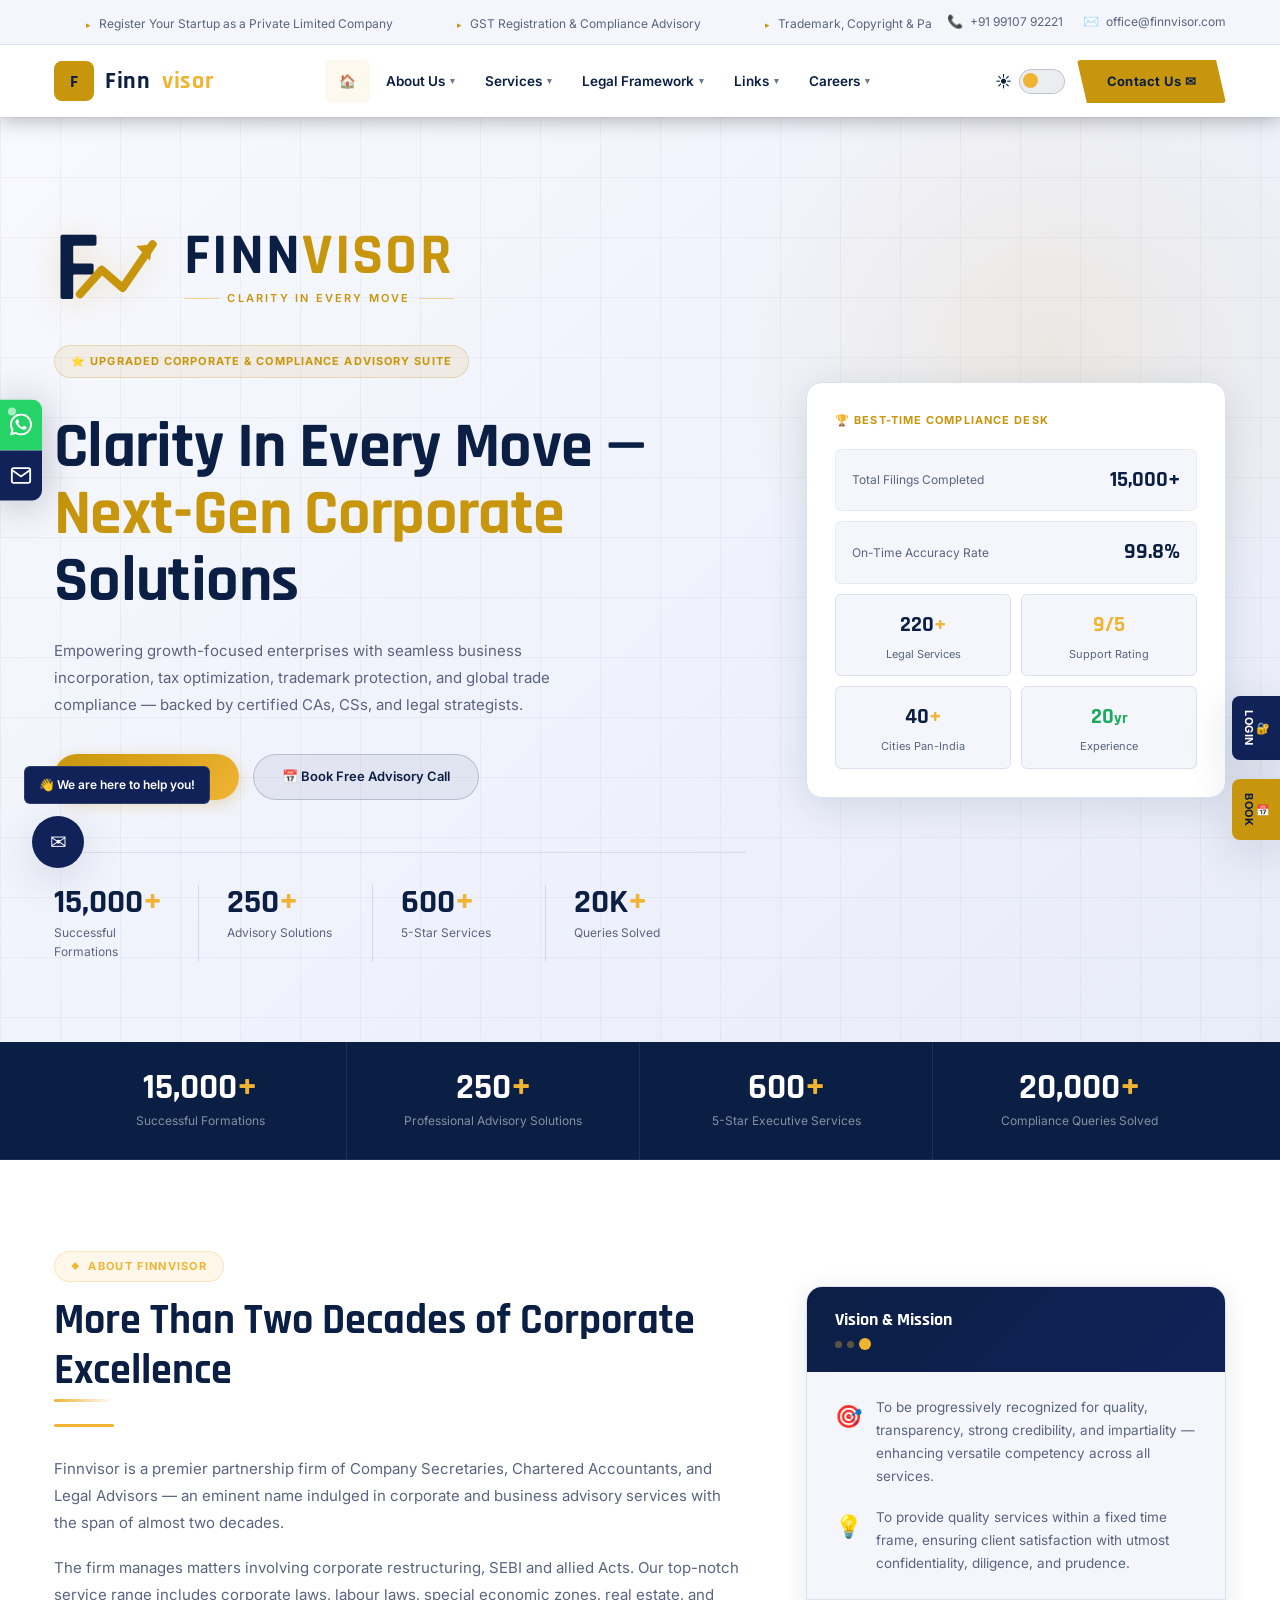
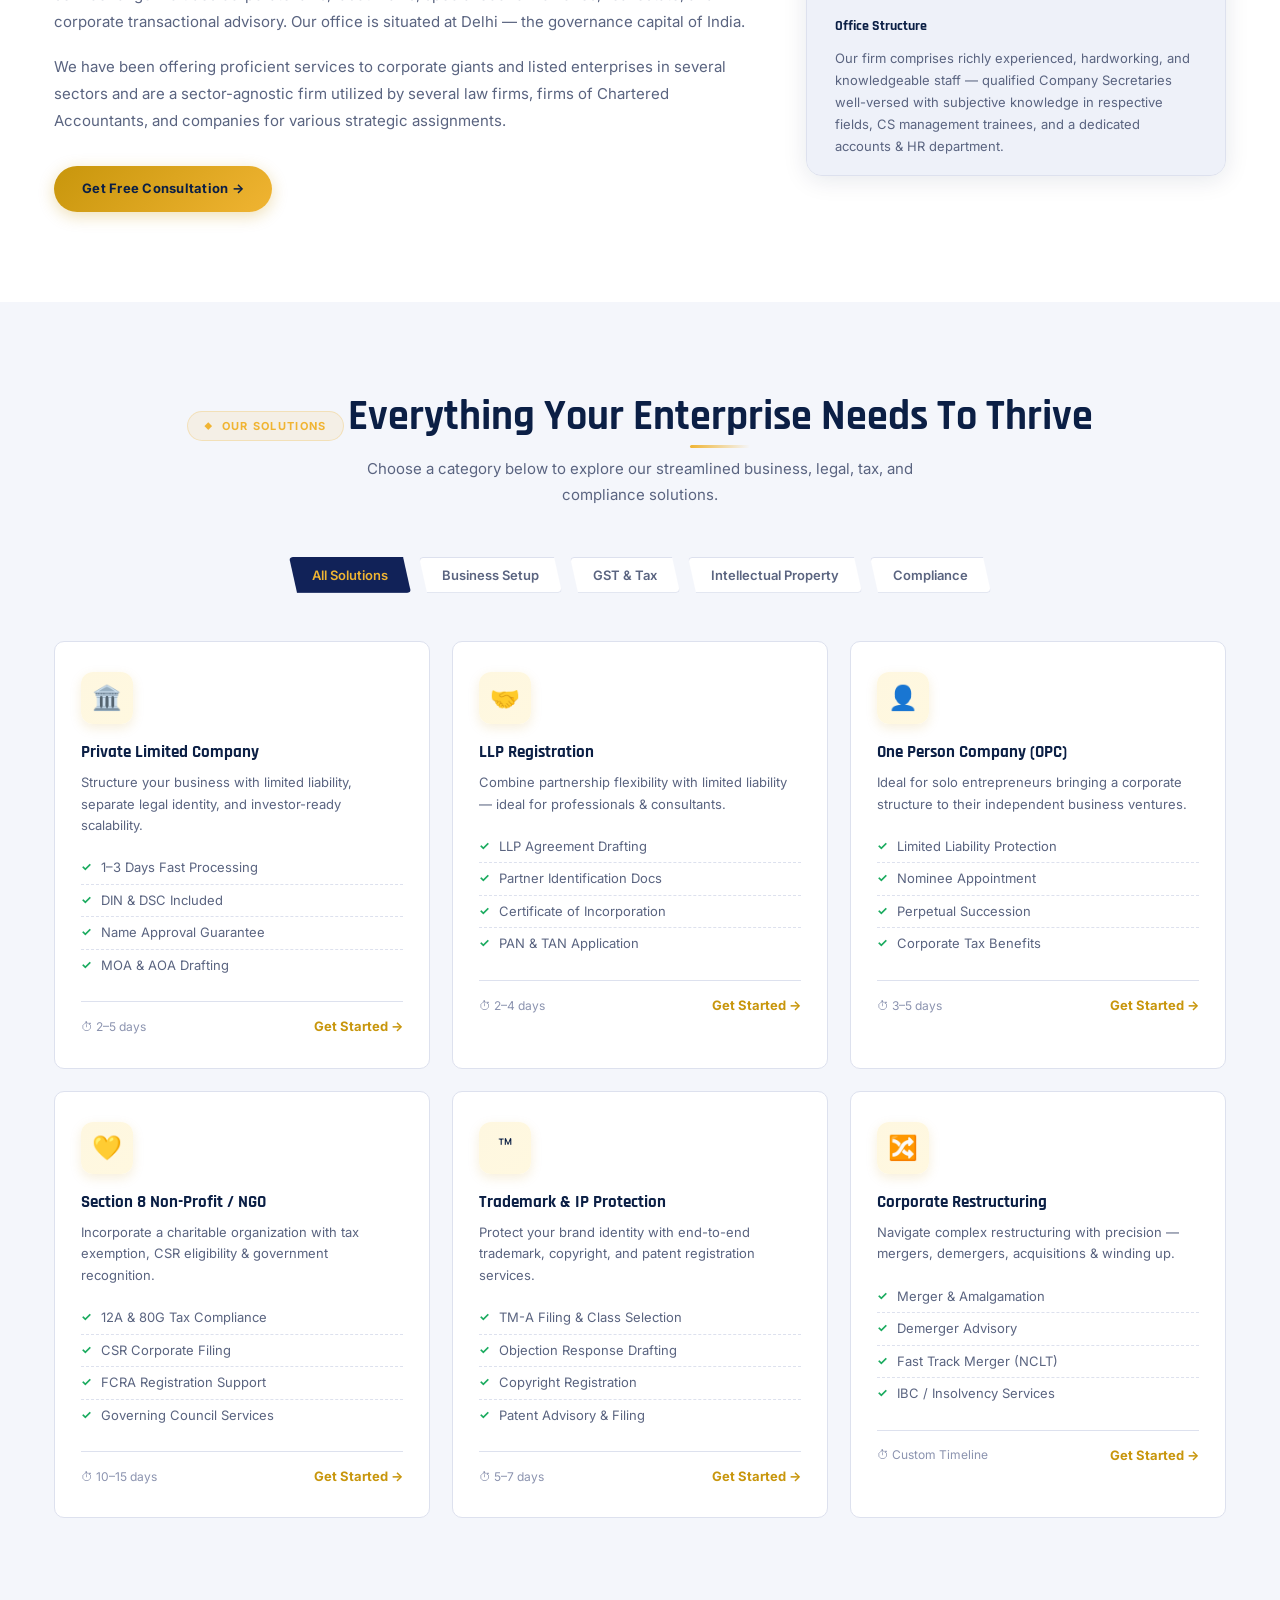
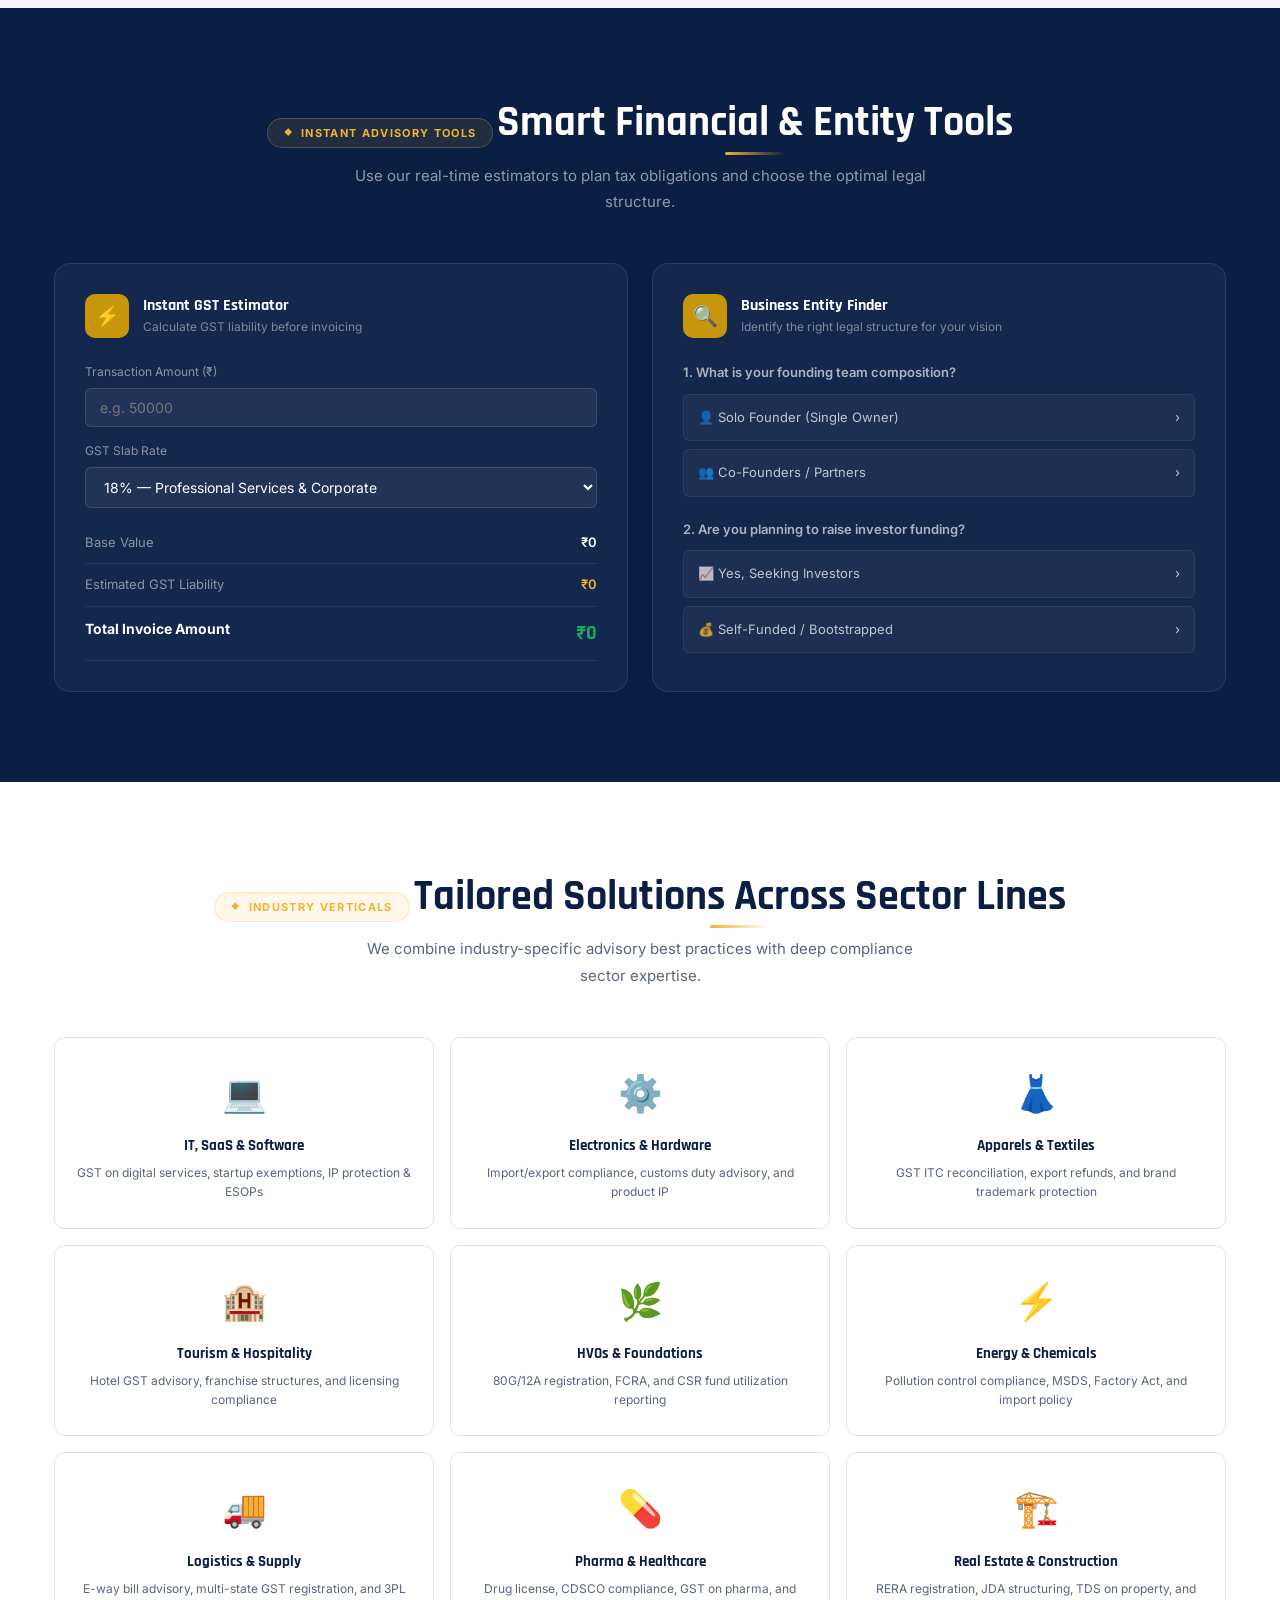
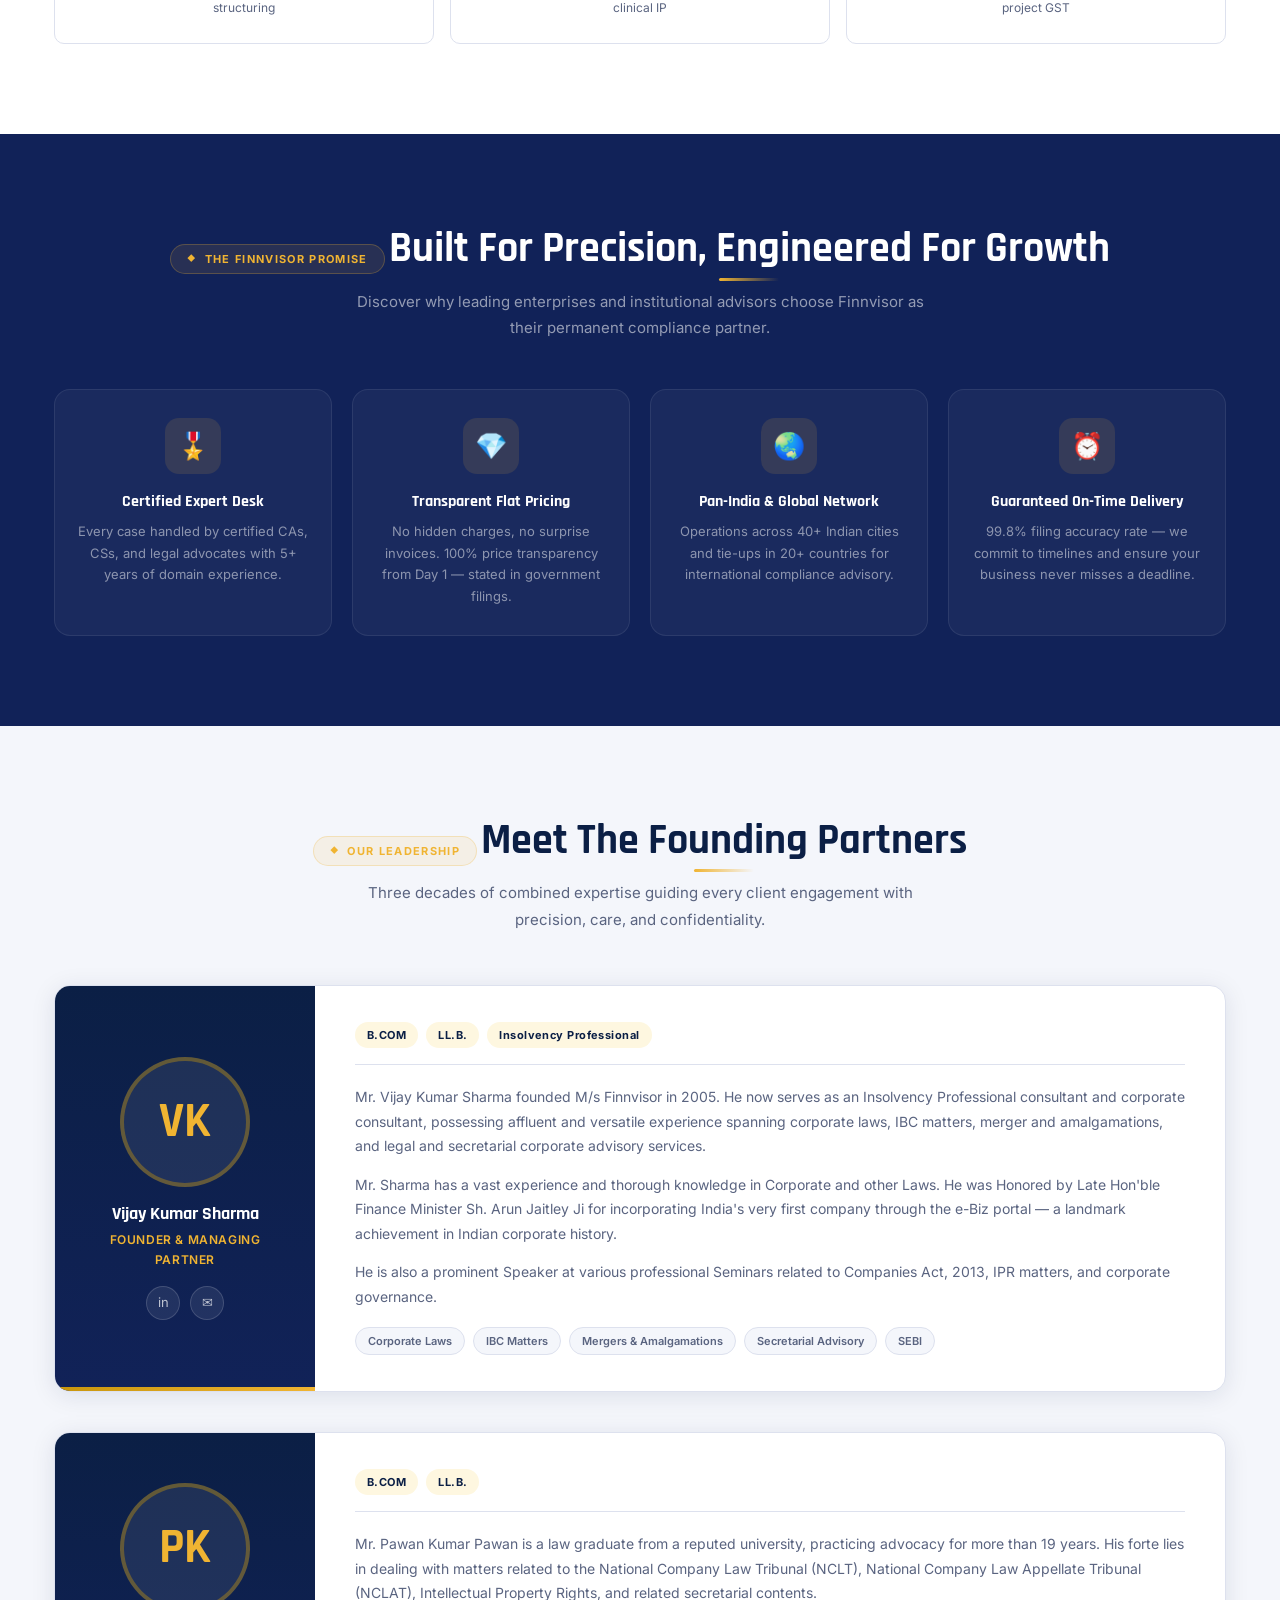
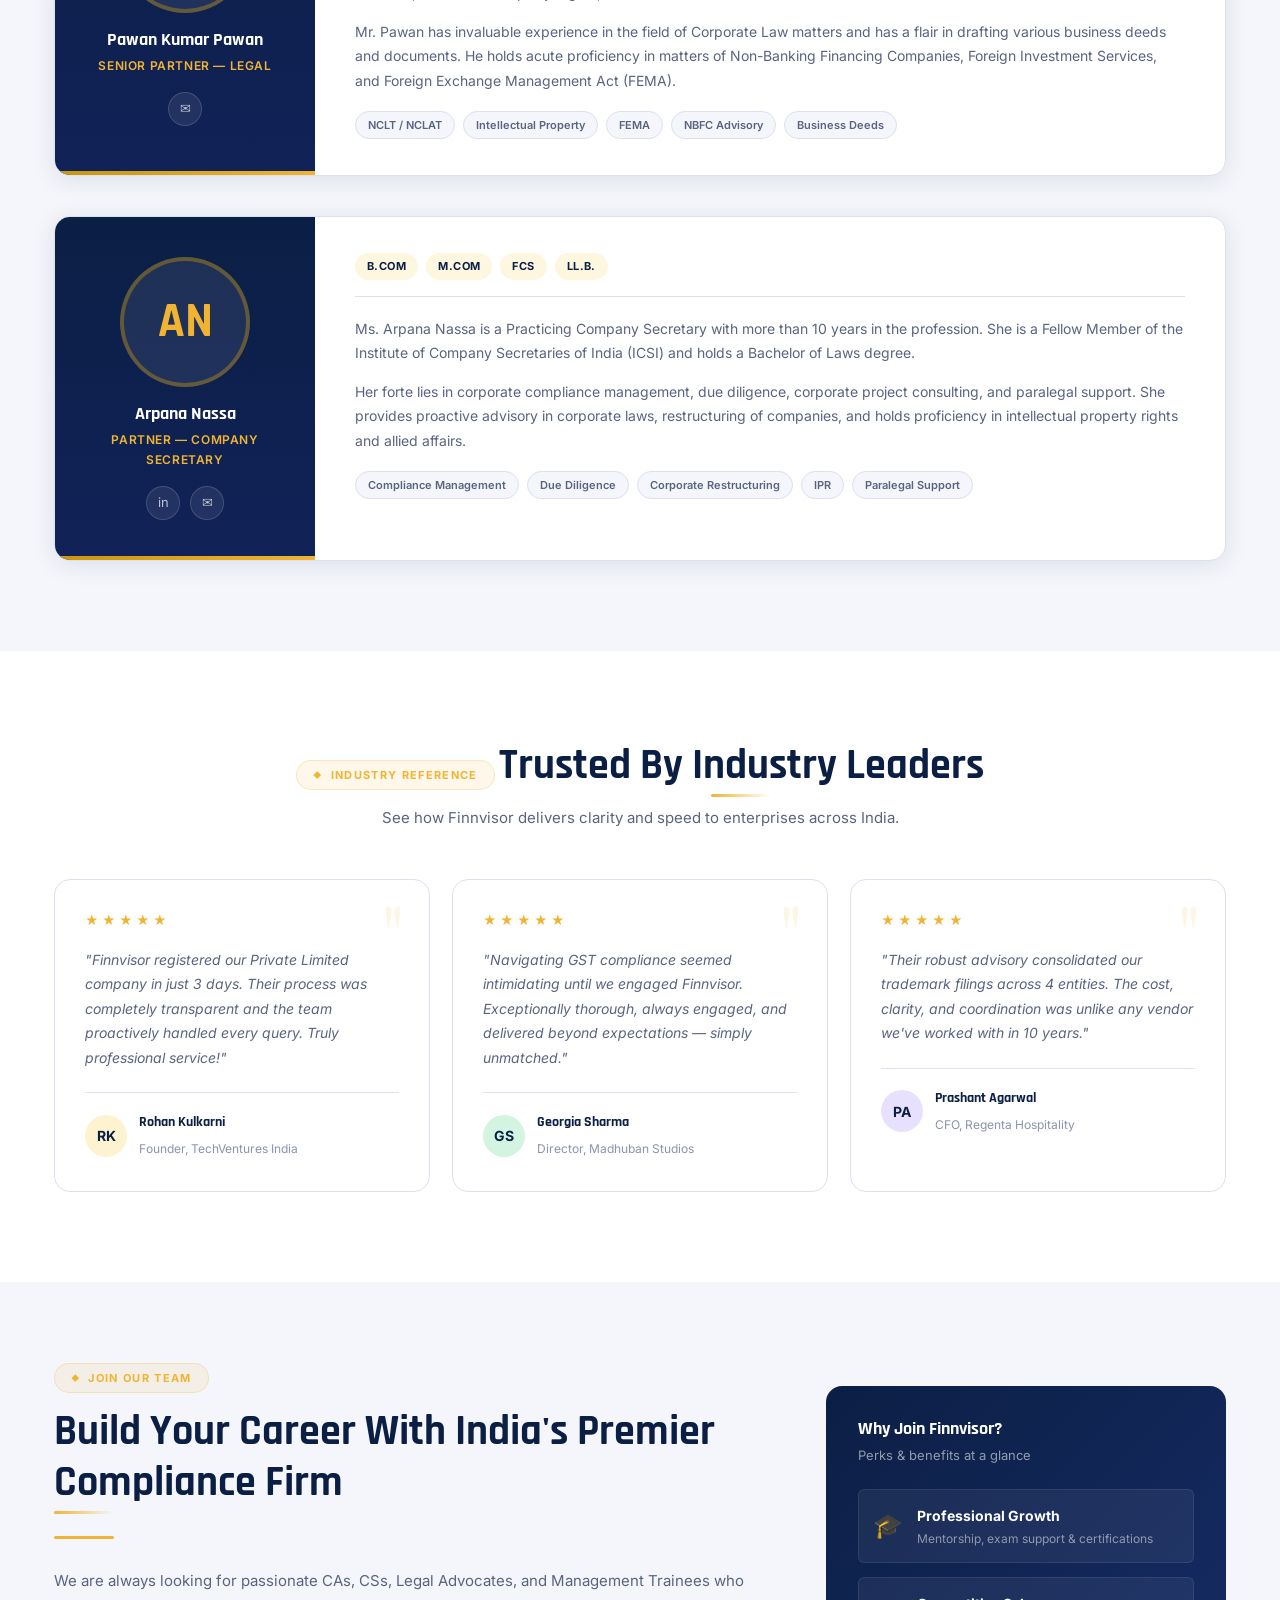
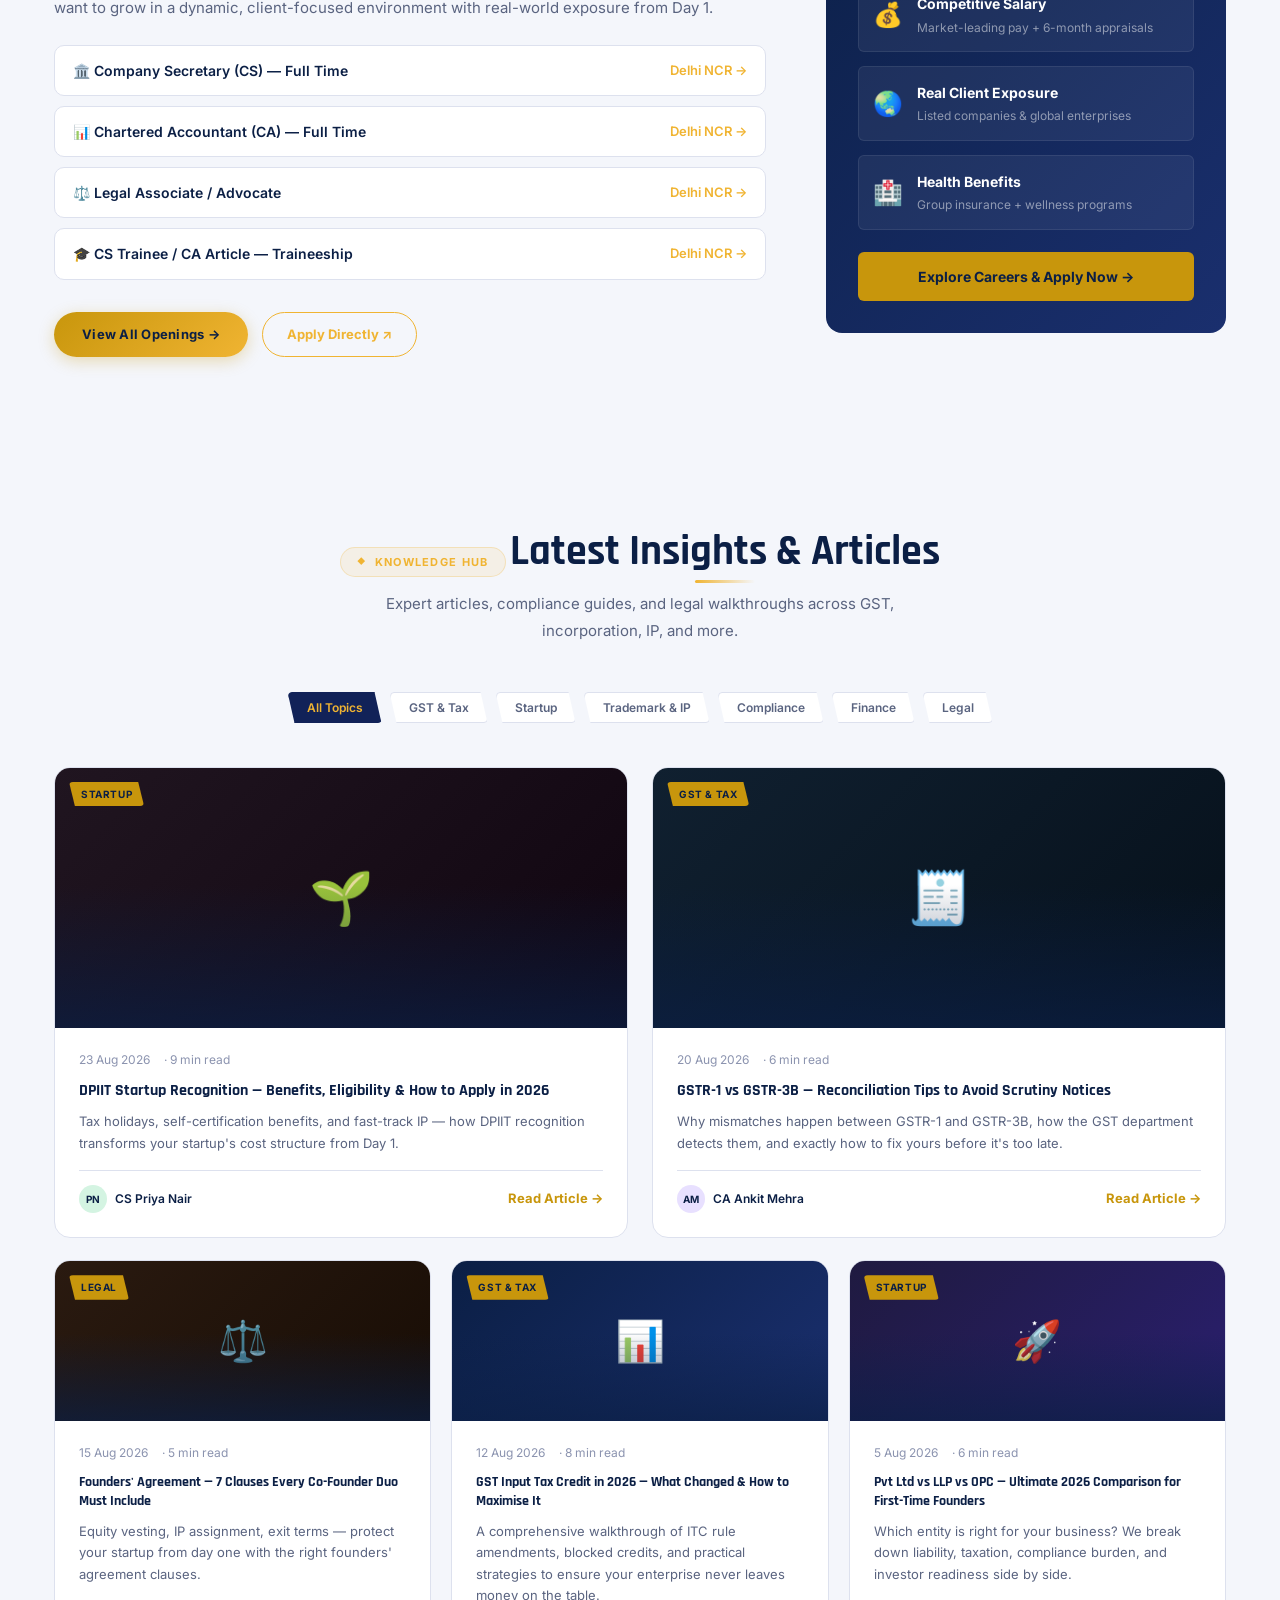
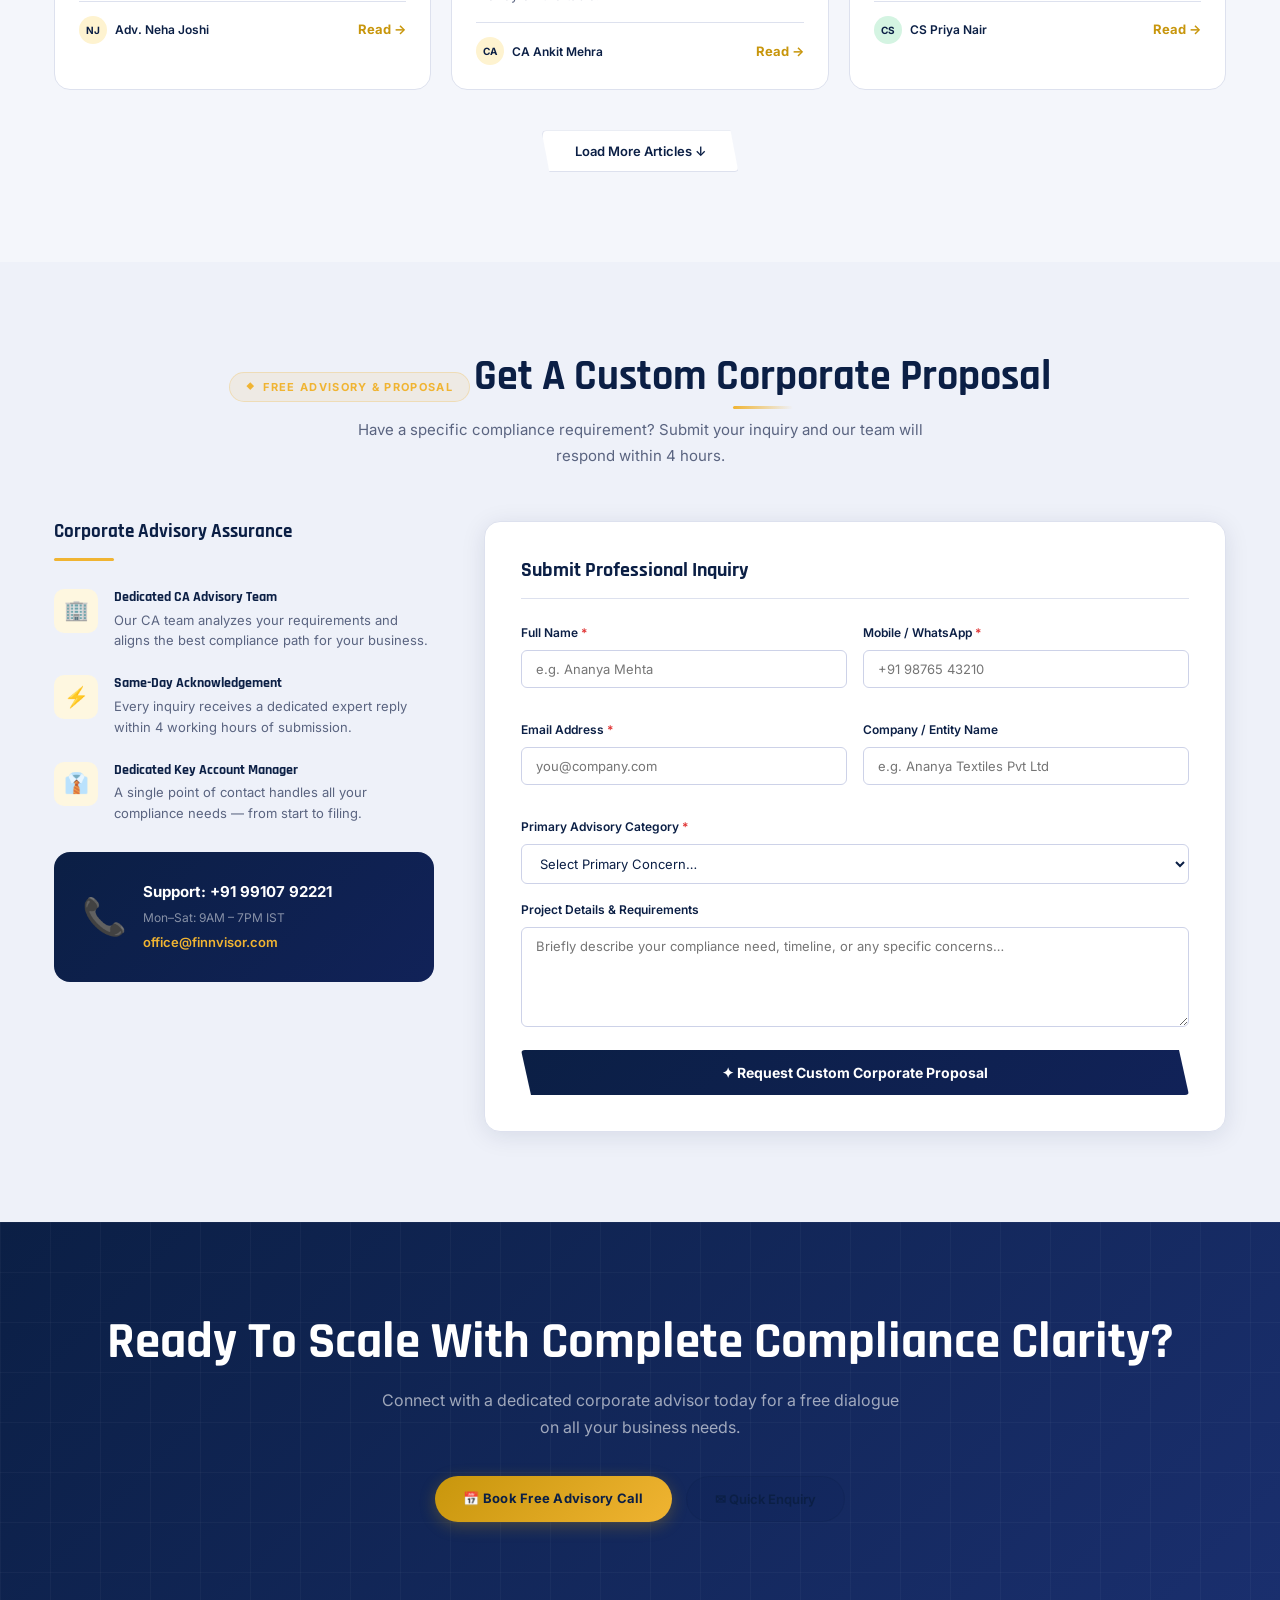
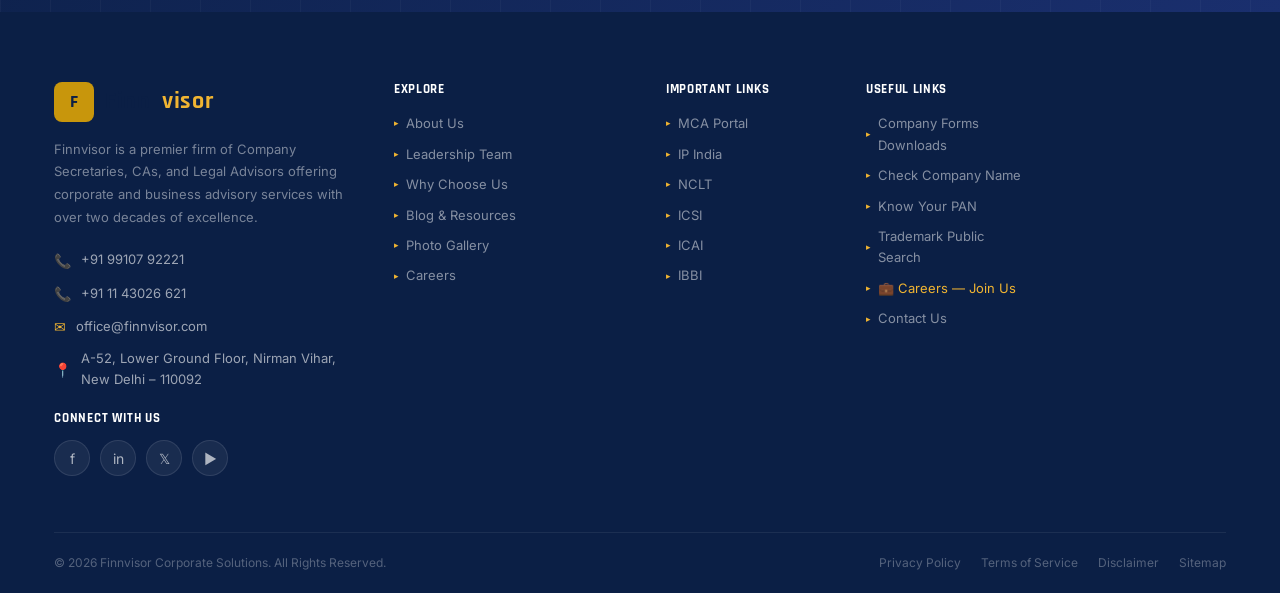
<file: index.html>
<!DOCTYPE html>
<html lang="en" data-theme="light">
<head>
  <meta charset="UTF-8" />
  <meta name="viewport" content="width=device-width, initial-scale=1.0"/>
  <title>Finnvisor – Clarity In Every Move | Next-Gen Corporate Solutions</title>
  <meta name="description" content="Finnvisor offers seamless business incorporation, GST compliance, trademark protection, and corporate advisory services across India."/>
  <meta name="keywords" content="company registration india, gst compliance, trademark, corporate advisory, finnvisor"/>
  <link rel="stylesheet" href="style.css"/>
  <link rel="stylesheet" href="responsive.css"/>
</head>
<body>

<!-- ═══════════════════════════════════════════════
     TOP BAR — marquee + contacts
═══════════════════════════════════════════════ -->
<div class="topbar">
  <div class="container topbar-inner">
    <div class="topbar-marquee">
      <div style="overflow:hidden; width:100%;">
        <div class="marquee-track">
          <span class="marquee-item">Register Your Startup as a Private Limited Company</span>
          <span class="marquee-item">GST Registration &amp; Compliance Advisory</span>
          <span class="marquee-item">Trademark, Copyright &amp; Patent Protection</span>
          <span class="marquee-item">Corporate Restructuring — Mergers, Demergers &amp; Acquisitions</span>
          <span class="marquee-item">Secretarial Audits &amp; ROC Filings</span>
          <span class="marquee-item">LLP Formation &amp; Conversion Services</span>
          <span class="marquee-item">IBC — Insolvency &amp; Bankruptcy Advisory</span>
          <span class="marquee-item">FCRA Registration for NGOs &amp; Non-Profits</span>
          <span class="marquee-item">Section 8 Company &amp; NGO Registration</span>
          <span class="marquee-item">DPIIT Startup Recognition — Tax Holidays &amp; Benefits</span>
          <span class="marquee-item">Register Your Startup as a Private Limited Company</span>
          <span class="marquee-item">GST Registration &amp; Compliance Advisory</span>
          <span class="marquee-item">Trademark, Copyright &amp; Patent Protection</span>
          <span class="marquee-item">Corporate Restructuring — Mergers, Demergers &amp; Acquisitions</span>
          <span class="marquee-item">Secretarial Audits &amp; ROC Filings</span>
          <span class="marquee-item">LLP Formation &amp; Conversion Services</span>
          <span class="marquee-item">IBC — Insolvency &amp; Bankruptcy Advisory</span>
          <span class="marquee-item">FCRA Registration for NGOs &amp; Non-Profits</span>
        </div>
      </div>
    </div>
    <div class="topbar-contacts">
      <div class="topbar-contact-item">
        <span class="tci">📞</span>
        <a href="tel:+919910792221">+91 99107 92221</a>
      </div>
      <div class="topbar-contact-item">
        <span class="tci">✉️</span>
        <a href="mailto:office@finnvisor.com">office@finnvisor.com</a>
      </div>
    </div>
  </div>
</div>

<!-- ═══════════════════════════════════════════════
     MAIN NAV
═══════════════════════════════════════════════ -->
<nav class="main-nav">
  <div class="container nav-inner">

    <!-- Logo -->
    <a href="#" class="nav-logo">
      <div class="logo-badge">F</div>
      Finn<span>visor</span>
    </a>

    <!-- Menu -->
    <ul class="nav-menu">
      <li class="active"><a href="#">🏠</a></li>

      <li>
        <a href="#about">About Us <span class="arrow">▾</span></a>
        <ul class="dropdown">
          <li><a href="#about">Company</a></li>
          <li><a href="#team">Our Leadership</a></li>
          <li><a href="#why">Why Choose Us</a></li>
        </ul>
      </li>

      <li>
        <a href="#services">Services <span class="arrow">▾</span></a>
        <ul class="dropdown">
          <li class="has-sub">
            <a href="#">Company Registration <span class="sub-arrow-r">›</span></a>
            <ul class="sub-dropdown">
              <li><a href="#contact">Private Limited Company</a></li>
              <li><a href="#contact">One Person Company (OPC)</a></li>
              <li><a href="#contact">LLP Registration</a></li>
              <li><a href="#contact">Public Limited Company</a></li>
              <li><a href="#contact">Section 8 / NGO</a></li>
              <li><a href="#contact">Foreign Company</a></li>
            </ul>
          </li>
          <li class="has-sub">
            <a href="#">GST &amp; Tax <span class="sub-arrow-r">›</span></a>
            <ul class="sub-dropdown">
              <li><a href="#contact">GST Registration</a></li>
              <li><a href="#contact">GST Returns Filing</a></li>
              <li><a href="#contact">Income Tax Filing</a></li>
              <li><a href="#contact">TDS Compliance</a></li>
            </ul>
          </li>
          <li class="has-sub">
            <a href="#">Intellectual Property <span class="sub-arrow-r">›</span></a>
            <ul class="sub-dropdown">
              <li><a href="#contact">Trademark Registration</a></li>
              <li><a href="#contact">Copyright Filing</a></li>
              <li><a href="#contact">Patent Advisory</a></li>
            </ul>
          </li>
          <li class="has-sub">
            <a href="#">Corporate Restructuring <span class="sub-arrow-r">›</span></a>
            <ul class="sub-dropdown">
              <li><a href="#contact">Merger &amp; Amalgamation</a></li>
              <li><a href="#contact">Demerger</a></li>
              <li><a href="#contact">Acquisition Advisory</a></li>
            </ul>
          </li>
          <li><a href="#contact">Secretarial Audit</a></li>
          <li><a href="#contact">FCRA Registration</a></li>
          <li><a href="#contact">MSME / Udyam</a></li>
        </ul>
      </li>

      <li>
        <a href="#">Legal Framework <span class="arrow">▾</span></a>
        <ul class="dropdown">
          <li><a href="#">Companies Act 2013</a></li>
          <li><a href="#">IBC 2016</a></li>
          <li><a href="#">FEMA</a></li>
          <li><a href="#">SEBI Regulations</a></li>
          <li><a href="#">IPR Acts</a></li>
        </ul>
      </li>

      <li>
        <a href="#">Links <span class="arrow">▾</span></a>
        <ul class="dropdown">
          <li><a href="https://www.mca.gov.in" target="_blank">MCA Portal</a></li>
          <li><a href="https://ipindia.gov.in" target="_blank">IP India</a></li>
          <li><a href="https://fcraonline.nic.in" target="_blank">FCRA Online</a></li>
          <li><a href="https://www.icsi.edu" target="_blank">ICSI</a></li>
          <li><a href="https://www.icai.org" target="_blank">ICAI</a></li>
          <li><a href="https://nclt.gov.in" target="_blank">NCLT</a></li>
        </ul>
      </li>

      <li>
        <a href="careers.html">Careers <span class="arrow">▾</span></a>
        <ul class="dropdown">
          <li><a href="careers.html#openings">Open Positions</a></li>
          <li><a href="careers.html#openings">CS Traineeship</a></li>
          <li><a href="careers.html#openings">CA Articleship</a></li>
          <li><a href="careers.html#applyForm">Apply Now →</a></li>
        </ul>
      </li>

    </ul>

    <!-- Right: toggle + CTA + Hamburger -->
    <div class="nav-right">
      <div class="theme-toggle-wrap" title="Toggle Dark / Light">
        <span class="toggle-label icon-sun">☀️</span>
        <button class="theme-toggle-btn" onclick="toggleTheme()" aria-label="Theme toggle"></button>
        <span class="toggle-label icon-moon">🌙</span>
      </div>
      <a href="#contact" class="contact-nav-btn">Contact Us ✉</a>
      <!-- Hamburger — visible on mobile only -->
      <button class="hamburger" id="hamburgerBtn" aria-label="Open menu" onclick="openMobileNav()">
        <span></span><span></span><span></span>
      </button>
    </div>

  </div>
</nav>

<!-- ═══════════════════════════════════════════════
     MOBILE NAV PANEL
═══════════════════════════════════════════════ -->
<div class="mobile-nav-overlay" id="mobileNavOverlay" onclick="closeMobileNav()"></div>
<div class="mobile-nav-panel" id="mobileNavPanel">
  <div class="mobile-nav-head">
    <a href="#" class="nav-logo" onclick="closeMobileNav()" style="font-size:18px;">
      <div class="logo-badge" style="width:30px;height:30px;font-size:14px;">F</div>
      Finn<span>visor</span>
    </a>
    <button class="mobile-nav-close" onclick="closeMobileNav()">✕</button>
  </div>
  <div class="mobile-nav-links">
    <a href="#home" onclick="closeMobileNav()">🏠 Home</a>
    <div class="m-section-label">About</div>
    <div class="m-sub">
      <a href="#about" onclick="closeMobileNav()">Company Overview</a>
      <a href="#team" onclick="closeMobileNav()">Our Leadership</a>
      <a href="#why" onclick="closeMobileNav()">Why Choose Us</a>
    </div>
    <div class="m-section-label">Services</div>
    <div class="m-sub">
      <a href="#services" onclick="closeMobileNav()">Private Limited Company</a>
      <a href="#services" onclick="closeMobileNav()">LLP Registration</a>
      <a href="#services" onclick="closeMobileNav()">OPC Registration</a>
      <a href="#services" onclick="closeMobileNav()">Trademark &amp; IP</a>
      <a href="#services" onclick="closeMobileNav()">GST &amp; Tax Compliance</a>
      <a href="#services" onclick="closeMobileNav()">Corporate Restructuring</a>
      <a href="#services" onclick="closeMobileNav()">Secretarial Audit</a>
      <a href="#services" onclick="closeMobileNav()">FCRA / NGO Registration</a>
    </div>
    <div class="m-section-label">Explore</div>
    <div class="m-sub">
      <a href="#tools" onclick="closeMobileNav()">Smart Tools</a>
      <a href="#industries" onclick="closeMobileNav()">Industries We Serve</a>
      <a href="#blogs" onclick="closeMobileNav()">Blog &amp; Articles</a>
    </div>
    <div class="m-section-label">Careers</div>
    <div class="m-sub">
      <a href="careers.html#openings" onclick="closeMobileNav()">🏢 Open Positions</a>
      <a href="careers.html#applyForm" onclick="closeMobileNav()">📝 Apply Now</a>
    </div>
    <div class="m-section-label">Links</div>
    <div class="m-sub">
      <a href="https://www.mca.gov.in" target="_blank">MCA Portal ↗</a>
      <a href="https://ipindia.gov.in" target="_blank">IP India ↗</a>
      <a href="https://nclt.gov.in" target="_blank">NCLT ↗</a>
    </div>
  </div>
  <div class="mobile-nav-cta">
    <a href="#contact" class="m-btn-primary" onclick="closeMobileNav()">📅 Book Free Advisory Call</a>
    <a href="careers.html" class="m-btn-secondary" onclick="closeMobileNav()">👤 Join Our Team</a>
  </div>
  <div class="mobile-nav-contact">
    <a href="tel:+919910792221"><span class="m-contact-icon">📞</span> +91 99107 92221</a>
    <a href="mailto:office@finnvisor.com"><span class="m-contact-icon">✉</span> office@finnvisor.com</a>
  </div>
</div>

<!-- ═══════════════════════════════════════════════
     HERO
═══════════════════════════════════════════════ -->
<section class="hero" id="home">
  <div class="hero-bg-grid"></div>
  <div class="hero-glow"></div>
  <div class="container hero-inner">

    <!-- LEFT — Logo + Headline + CTA -->
    <div>
      <!-- Big Logo Block exactly like image -->
      <div class="hero-logo-block">
        <!-- SVG logo mark — F with checkmark arrow -->
        <svg class="hero-logo-svg" viewBox="0 0 120 110" fill="none" xmlns="http://www.w3.org/2000/svg">
          <!-- F letter dark -->
          <text x="0" y="90" font-family="Rajdhani,sans-serif" font-weight="700" font-size="110" fill="#0b1f45">F</text>
          <!-- Gold checkmark / tick arrow overlaid -->
          <polyline points="28,85 52,58 75,78 108,30" stroke="#c8960c" stroke-width="9" stroke-linecap="round" stroke-linejoin="round" fill="none"/>
          <polygon points="108,30 90,32 105,48" fill="#c8960c"/>
        </svg>
        <div class="hero-logo-text-block">
          <div class="hero-logo-wordmark">FINN<span>VISOR</span></div>
          <div class="hero-logo-tagline">
            <span class="tagline-line"></span>
            CLARITY IN EVERY MOVE
            <span class="tagline-line"></span>
          </div>
        </div>
      </div>

      <!-- Tag pill -->
      <div class="hero-tag" style="margin-top:24px;">⭐ Upgraded Corporate &amp; Compliance Advisory Suite</div>

      <!-- Main headline -->
      <h1 style="margin-top:16px;">
        Clarity In Every Move —<br>
        <em>Next-Gen Corporate</em> Solutions
      </h1>

      <p class="hero-desc">
        Empowering growth-focused enterprises with seamless business incorporation,
        tax optimization, trademark protection, and global trade compliance —
        backed by certified CAs, CSs, and legal strategists.
      </p>

      <div class="hero-btns">
        <a href="#services" class="btn-primary">Explore Services →</a>
        <a href="#contact"  class="btn-secondary">📅 Book Free Advisory Call</a>
      </div>

      <!-- Stats row -->
      <div class="hero-stats">
        <div class="hero-stat">
          <div class="hero-stat-num">15,000<span class="gold">+</span></div>
          <div class="hero-stat-lbl">Successful Formations</div>
        </div>
        <div class="hero-stat">
          <div class="hero-stat-num">250<span class="gold">+</span></div>
          <div class="hero-stat-lbl">Advisory Solutions</div>
        </div>
        <div class="hero-stat">
          <div class="hero-stat-num">600<span class="gold">+</span></div>
          <div class="hero-stat-lbl">5-Star Services</div>
        </div>
        <div class="hero-stat">
          <div class="hero-stat-num">20K<span class="gold">+</span></div>
          <div class="hero-stat-lbl">Queries Solved</div>
        </div>
      </div>
    </div>

    <!-- RIGHT — Compliance Card -->
    <div>
      <div class="compliance-card">
        <div class="cc-title">🏆 Best-Time Compliance Desk</div>
        <div class="cc-row">
          <div class="cc-lbl">Total Filings Completed</div>
          <div class="cc-val g">15,000+</div>
        </div>
        <div class="cc-row">
          <div class="cc-lbl">On-Time Accuracy Rate</div>
          <div class="cc-val g">99.8%</div>
        </div>
        <div class="cc-mini">
          <div class="cc-mini-card">
            <div class="cc-mini-num">220<span class="g">+</span></div>
            <div class="cc-mini-lbl">Legal Services</div>
          </div>
          <div class="cc-mini-card">
            <div class="cc-mini-num" style="color:var(--gold-bright)">9/5</div>
            <div class="cc-mini-lbl">Support Rating</div>
          </div>
          <div class="cc-mini-card">
            <div class="cc-mini-num">40<span class="g">+</span></div>
            <div class="cc-mini-lbl">Cities Pan-India</div>
          </div>
          <div class="cc-mini-card">
            <div class="cc-mini-num" style="color:var(--green)">20<span style="font-size:16px">yr</span></div>
            <div class="cc-mini-lbl">Experience</div>
          </div>
        </div>
      </div>
    </div>

  </div>
</section>

<!-- ═══════════════════════════════════════════════
     STATS STRIP
═══════════════════════════════════════════════ -->
<div class="stats-strip">
  <div class="container stats-strip-inner">
    <div class="strip-item fade-up">
      <div class="strip-num">15,000<span class="g">+</span></div>
      <div class="strip-lbl">Successful Formations</div>
    </div>
    <div class="strip-item fade-up fade-up-d1">
      <div class="strip-num">250<span class="g">+</span></div>
      <div class="strip-lbl">Professional Advisory Solutions</div>
    </div>
    <div class="strip-item fade-up fade-up-d2">
      <div class="strip-num">600<span class="g">+</span></div>
      <div class="strip-lbl">5-Star Executive Services</div>
    </div>
    <div class="strip-item fade-up fade-up-d3">
      <div class="strip-num">20,000<span class="g">+</span></div>
      <div class="strip-lbl">Compliance Queries Solved</div>
    </div>
  </div>
</div>

<!-- ═══════════════════════════════════════════════
     ABOUT SECTION
═══════════════════════════════════════════════ -->
<section class="section-pad" id="about" style="background:var(--bg);">
  <div class="container">
    <div style="display:grid; grid-template-columns:1fr 420px; gap:60px; align-items:center;">
      <div class="fade-up">
        <div class="eyebrow">About Finnvisor</div>
        <h2 class="section-title title-underline">
          More Than Two Decades of Corporate Excellence
        </h2>
        <div class="sep"></div>
        <p style="font-size:15px; color:var(--text-muted); line-height:1.8; margin-bottom:18px;">
          Finnvisor is a premier partnership firm of Company Secretaries, Chartered Accountants, and Legal Advisors — an eminent name indulged in corporate and business advisory services with the span of almost two decades.
        </p>
        <p style="font-size:15px; color:var(--text-muted); line-height:1.8; margin-bottom:18px;">
          The firm manages matters involving corporate restructuring, SEBI and allied Acts. Our top-notch service range includes corporate laws, labour laws, special economic zones, real estate, and corporate transactional advisory. Our office is situated at Delhi — the governance capital of India.
        </p>
        <p style="font-size:15px; color:var(--text-muted); line-height:1.8; margin-bottom:32px;">
          We have been offering proficient services to corporate giants and listed enterprises in several sectors and are a sector-agnostic firm utilized by several law firms, firms of Chartered Accountants, and companies for various strategic assignments.
        </p>
        <a href="#contact" class="btn-primary">Get Free Consultation →</a>
      </div>
      <div class="fade-up fade-up-d2">
        <!-- Vision & Mission Card -->
        <div style="background:var(--bg-alt); border:1px solid var(--card-border); border-radius:var(--radius-lg); overflow:hidden; box-shadow:var(--shadow);">
          <div style="background:linear-gradient(135deg,var(--navy),var(--navy2)); padding:22px 28px;">
            <h3 style="color:#fff; font-size:18px; margin-bottom:0;">Vision &amp; Mission</h3>
            <div class="dots-line" style="margin-top:8px;"><div class="dot"></div><div class="dot"></div><div class="dot big"></div></div>
          </div>
          <div style="padding:24px 28px;">
            <div style="display:flex; gap:14px; margin-bottom:18px; align-items:flex-start;">
              <div style="font-size:22px; flex-shrink:0; margin-top:2px;">🎯</div>
              <p style="font-size:13.5px; color:var(--text-muted); line-height:1.7; margin:0;">
                To be progressively recognized for quality, transparency, strong credibility, and impartiality — enhancing versatile competency across all services.
              </p>
            </div>
            <div style="display:flex; gap:14px; align-items:flex-start;">
              <div style="font-size:22px; flex-shrink:0; margin-top:2px;">💡</div>
              <p style="font-size:13.5px; color:var(--text-muted); line-height:1.7; margin:0;">
                To provide quality services within a fixed time frame, ensuring client satisfaction with utmost confidentiality, diligence, and prudence.
              </p>
            </div>
          </div>
          <div style="background:var(--bg-alt2); padding:18px 28px; border-top:1px solid var(--card-border);">
            <h4 style="font-size:14px; margin-bottom:12px; color:var(--text);">Office Structure</h4>
            <p style="font-size:13px; color:var(--text-muted); line-height:1.7; margin:0;">
              Our firm comprises richly experienced, hardworking, and knowledgeable staff — qualified Company Secretaries well-versed with subjective knowledge in respective fields, CS management trainees, and a dedicated accounts &amp; HR department.
            </p>
          </div>
        </div>
      </div>
    </div>
  </div>
</section>

<!-- ═══════════════════════════════════════════════
     SERVICES
═══════════════════════════════════════════════ -->
<section class="section-pad services-section" id="services">
  <div class="container">
    <div class="centered">
      <div class="eyebrow">Our Solutions</div>
      <h2 class="section-title title-underline">Everything Your Enterprise Needs To Thrive</h2>
      <p class="section-subtitle">Choose a category below to explore our streamlined business, legal, tax, and compliance solutions.</p>
    </div>
    <div class="tab-row" style="margin-top:32px;">
      <button class="tab-btn active">All Solutions</button>
      <button class="tab-btn">Business Setup</button>
      <button class="tab-btn">GST &amp; Tax</button>
      <button class="tab-btn">Intellectual Property</button>
      <button class="tab-btn">Compliance</button>
    </div>
    <div class="services-grid">
      <div class="service-card fade-up">
        <div class="svc-icon">🏛️</div>
        <h3>Private Limited Company</h3>
        <p>Structure your business with limited liability, separate legal identity, and investor-ready scalability.</p>
        <ul class="svc-list">
          <li>1–3 Days Fast Processing</li>
          <li>DIN &amp; DSC Included</li>
          <li>Name Approval Guarantee</li>
          <li>MOA &amp; AOA Drafting</li>
        </ul>
        <div class="svc-footer">
          <span>⏱ 2–5 days</span>
          <a href="#contact" class="link-gold">Get Started →</a>
        </div>
      </div>

      <div class="service-card fade-up fade-up-d1">
        <div class="svc-icon">🤝</div>
        <h3>LLP Registration</h3>
        <p>Combine partnership flexibility with limited liability — ideal for professionals &amp; consultants.</p>
        <ul class="svc-list">
          <li>LLP Agreement Drafting</li>
          <li>Partner Identification Docs</li>
          <li>Certificate of Incorporation</li>
          <li>PAN &amp; TAN Application</li>
        </ul>
        <div class="svc-footer">
          <span>⏱ 2–4 days</span>
          <a href="#contact" class="link-gold">Get Started →</a>
        </div>
      </div>

      <div class="service-card fade-up fade-up-d2">
        <div class="svc-icon">👤</div>
        <h3>One Person Company (OPC)</h3>
        <p>Ideal for solo entrepreneurs bringing a corporate structure to their independent business ventures.</p>
        <ul class="svc-list">
          <li>Limited Liability Protection</li>
          <li>Nominee Appointment</li>
          <li>Perpetual Succession</li>
          <li>Corporate Tax Benefits</li>
        </ul>
        <div class="svc-footer">
          <span>⏱ 3–5 days</span>
          <a href="#contact" class="link-gold">Get Started →</a>
        </div>
      </div>

      <div class="service-card fade-up">
        <div class="svc-icon">💛</div>
        <h3>Section 8 Non-Profit / NGO</h3>
        <p>Incorporate a charitable organization with tax exemption, CSR eligibility &amp; government recognition.</p>
        <ul class="svc-list">
          <li>12A &amp; 80G Tax Compliance</li>
          <li>CSR Corporate Filing</li>
          <li>FCRA Registration Support</li>
          <li>Governing Council Services</li>
        </ul>
        <div class="svc-footer">
          <span>⏱ 10–15 days</span>
          <a href="#contact" class="link-gold">Get Started →</a>
        </div>
      </div>

      <div class="service-card fade-up fade-up-d1">
        <div class="svc-icon">™️</div>
        <h3>Trademark &amp; IP Protection</h3>
        <p>Protect your brand identity with end-to-end trademark, copyright, and patent registration services.</p>
        <ul class="svc-list">
          <li>TM-A Filing &amp; Class Selection</li>
          <li>Objection Response Drafting</li>
          <li>Copyright Registration</li>
          <li>Patent Advisory &amp; Filing</li>
        </ul>
        <div class="svc-footer">
          <span>⏱ 5–7 days</span>
          <a href="#contact" class="link-gold">Get Started →</a>
        </div>
      </div>

      <div class="service-card fade-up fade-up-d2">
        <div class="svc-icon">🔀</div>
        <h3>Corporate Restructuring</h3>
        <p>Navigate complex restructuring with precision — mergers, demergers, acquisitions &amp; winding up.</p>
        <ul class="svc-list">
          <li>Merger &amp; Amalgamation</li>
          <li>Demerger Advisory</li>
          <li>Fast Track Merger (NCLT)</li>
          <li>IBC / Insolvency Services</li>
        </ul>
        <div class="svc-footer">
          <span>⏱ Custom Timeline</span>
          <a href="#contact" class="link-gold">Get Started →</a>
        </div>
      </div>
    </div>
  </div>
</section>

<!-- ═══════════════════════════════════════════════
     SMART TOOLS
═══════════════════════════════════════════════ -->
<section class="section-pad tools-section" id="tools">
  <div class="container">
    <div class="centered">
      <div class="eyebrow">Instant Advisory Tools</div>
      <h2 class="section-title title-underline" style="color:#fff;">Smart Financial &amp; Entity Tools</h2>
      <p class="section-subtitle">Use our real-time estimators to plan tax obligations and choose the optimal legal structure.</p>
    </div>
    <div class="tools-grid" style="margin-top:48px;">

      <!-- GST Estimator -->
      <div class="tool-card fade-up">
        <div class="tool-head">
          <div class="tool-icon">⚡</div>
          <div>
            <h3>Instant GST Estimator</h3>
            <p>Calculate GST liability before invoicing</p>
          </div>
        </div>
        <div class="gst-lbl">Transaction Amount (₹)</div>
        <input type="number" class="gst-inp" id="gstAmt" placeholder="e.g. 50000" oninput="calcGST()" />
        <div class="gst-lbl">GST Slab Rate</div>
        <select class="gst-sel" id="gstRate" onchange="calcGST()">
          <option value="5">5% — Essential Goods</option>
          <option value="12">12% — Standard Items</option>
          <option value="18" selected>18% — Professional Services &amp; Corporate</option>
          <option value="28">28% — Luxury &amp; Special Items</option>
        </select>
        <div class="result-row">
          <span class="rl">Base Value</span>
          <span class="rv" id="gstBase">₹0</span>
        </div>
        <div class="result-row">
          <span class="rl">Estimated GST Liability</span>
          <span class="rv gold" id="gstTax">₹0</span>
        </div>
        <div class="result-row total">
          <span class="rl">Total Invoice Amount</span>
          <span class="rv" id="gstTotal">₹0</span>
        </div>
      </div>

      <!-- Entity Finder -->
      <div class="tool-card fade-up fade-up-d2">
        <div class="tool-head">
          <div class="tool-icon">🔍</div>
          <div>
            <h3>Business Entity Finder</h3>
            <p>Identify the right legal structure for your vision</p>
          </div>
        </div>
        <div class="e-q">1. What is your founding team composition?</div>
        <div class="e-option" data-key="founder"    onclick="pickEntity(this,'founder')">
          <span>👤 Solo Founder (Single Owner)</span><span>›</span>
        </div>
        <div class="e-option" data-key="cofounders" onclick="pickEntity(this,'cofounders')">
          <span>👥 Co-Founders / Partners</span><span>›</span>
        </div>
        <div style="height:14px;"></div>
        <div class="e-q">2. Are you planning to raise investor funding?</div>
        <div class="e-option" data-key="investors"  onclick="pickEntity(this,'investors')">
          <span>📈 Yes, Seeking Investors</span><span>›</span>
        </div>
        <div class="e-option" data-key="selfFunded" onclick="pickEntity(this,'selfFunded')">
          <span>💰 Self-Funded / Bootstrapped</span><span>›</span>
        </div>
        <div id="entityResult">
          ✅ Recommended Structure: <strong id="entityType"></strong>
        </div>
      </div>

    </div>
  </div>
</section>

<!-- ═══════════════════════════════════════════════
     INDUSTRIES
═══════════════════════════════════════════════ -->
<section class="section-pad industries-section" id="industries">
  <div class="container">
    <div class="centered">
      <div class="eyebrow">Industry Verticals</div>
      <h2 class="section-title title-underline">Tailored Solutions Across Sector Lines</h2>
      <p class="section-subtitle">We combine industry-specific advisory best practices with deep compliance sector expertise.</p>
    </div>
    <div class="industries-grid" style="margin-top:48px;">
      <div class="industry-card fade-up">
        <div class="ind-icon">💻</div><h4>IT, SaaS &amp; Software</h4>
        <p>GST on digital services, startup exemptions, IP protection &amp; ESOPs</p>
      </div>
      <div class="industry-card fade-up fade-up-d1">
        <div class="ind-icon">⚙️</div><h4>Electronics &amp; Hardware</h4>
        <p>Import/export compliance, customs duty advisory, and product IP</p>
      </div>
      <div class="industry-card fade-up fade-up-d2">
        <div class="ind-icon">👗</div><h4>Apparels &amp; Textiles</h4>
        <p>GST ITC reconciliation, export refunds, and brand trademark protection</p>
      </div>
      <div class="industry-card fade-up">
        <div class="ind-icon">🏨</div><h4>Tourism &amp; Hospitality</h4>
        <p>Hotel GST advisory, franchise structures, and licensing compliance</p>
      </div>
      <div class="industry-card fade-up fade-up-d1">
        <div class="ind-icon">🌿</div><h4>HVOs &amp; Foundations</h4>
        <p>80G/12A registration, FCRA, and CSR fund utilization reporting</p>
      </div>
      <div class="industry-card fade-up fade-up-d2">
        <div class="ind-icon">⚡</div><h4>Energy &amp; Chemicals</h4>
        <p>Pollution control compliance, MSDS, Factory Act, and import policy</p>
      </div>
      <div class="industry-card fade-up">
        <div class="ind-icon">🚚</div><h4>Logistics &amp; Supply</h4>
        <p>E-way bill advisory, multi-state GST registration, and 3PL structuring</p>
      </div>
      <div class="industry-card fade-up fade-up-d1">
        <div class="ind-icon">💊</div><h4>Pharma &amp; Healthcare</h4>
        <p>Drug license, CDSCO compliance, GST on pharma, and clinical IP</p>
      </div>
      <div class="industry-card fade-up fade-up-d2">
        <div class="ind-icon">🏗️</div><h4>Real Estate &amp; Construction</h4>
        <p>RERA registration, JDA structuring, TDS on property, and project GST</p>
      </div>
    </div>
  </div>
</section>

<!-- ═══════════════════════════════════════════════
     WHY US
═══════════════════════════════════════════════ -->
<section class="section-pad why-section" id="why">
  <div class="container">
    <div class="centered">
      <div class="eyebrow">The Finnvisor Promise</div>
      <h2 class="section-title title-underline" style="color:#fff;">Built For Precision, Engineered For Growth</h2>
      <p class="section-subtitle">Discover why leading enterprises and institutional advisors choose Finnvisor as their permanent compliance partner.</p>
    </div>
    <div class="why-grid" style="margin-top:48px;">
      <div class="why-card fade-up">
        <div class="why-icon">🎖️</div>
        <h4>Certified Expert Desk</h4>
        <p>Every case handled by certified CAs, CSs, and legal advocates with 5+ years of domain experience.</p>
      </div>
      <div class="why-card fade-up fade-up-d1">
        <div class="why-icon">💎</div>
        <h4>Transparent Flat Pricing</h4>
        <p>No hidden charges, no surprise invoices. 100% price transparency from Day 1 — stated in government filings.</p>
      </div>
      <div class="why-card fade-up fade-up-d2">
        <div class="why-icon">🌏</div>
        <h4>Pan-India &amp; Global Network</h4>
        <p>Operations across 40+ Indian cities and tie-ups in 20+ countries for international compliance advisory.</p>
      </div>
      <div class="why-card fade-up fade-up-d3">
        <div class="why-icon">⏰</div>
        <h4>Guaranteed On-Time Delivery</h4>
        <p>99.8% filing accuracy rate — we commit to timelines and ensure your business never misses a deadline.</p>
      </div>
    </div>
  </div>
</section>

<!-- ═══════════════════════════════════════════════
     TEAM / LEADERSHIP
═══════════════════════════════════════════════ -->
<section class="section-pad team-section" id="team">
  <div class="container">
    <div class="centered">
      <div class="eyebrow">Our Leadership</div>
      <h2 class="section-title title-underline">Meet The Founding Partners</h2>
      <p class="section-subtitle">Three decades of combined expertise guiding every client engagement with precision, care, and confidentiality.</p>
    </div>
    <div class="team-cards" style="margin-top:52px;">

      <!-- Partner 1 -->
      <div class="team-card fade-up">
        <div class="team-photo">
          <div class="team-avatar">VK</div>
          <h3>Vijay Kumar Sharma</h3>
          <p class="team-role">Founder &amp; Managing Partner</p>
          <div class="team-social">
            <a href="#" title="LinkedIn">in</a>
            <a href="#" title="Email">✉</a>
          </div>
        </div>
        <div class="team-bio">
          <div class="team-bio-header">
            <div class="team-credentials">
              <span class="credential-badge">B.COM</span>
              <span class="credential-badge">LL.B.</span>
              <span class="credential-badge">Insolvency Professional</span>
            </div>
          </div>
          <p>Mr. Vijay Kumar Sharma founded M/s Finnvisor in 2005. He now serves as an Insolvency Professional consultant and corporate consultant, possessing affluent and versatile experience spanning corporate laws, IBC matters, merger and amalgamations, and legal and secretarial corporate advisory services.</p>
          <p>Mr. Sharma has a vast experience and thorough knowledge in Corporate and other Laws. He was Honored by Late Hon'ble Finance Minister Sh. Arun Jaitley Ji for incorporating India's very first company through the e-Biz portal — a landmark achievement in Indian corporate history.</p>
          <p>He is also a prominent Speaker at various professional Seminars related to Companies Act, 2013, IPR matters, and corporate governance.</p>
          <div class="team-expertise">
            <span class="exp-tag">Corporate Laws</span>
            <span class="exp-tag">IBC Matters</span>
            <span class="exp-tag">Mergers &amp; Amalgamations</span>
            <span class="exp-tag">Secretarial Advisory</span>
            <span class="exp-tag">SEBI</span>
          </div>
        </div>
      </div>

      <!-- Partner 2 -->
      <div class="team-card fade-up">
        <div class="team-photo">
          <div class="team-avatar">PK</div>
          <h3>Pawan Kumar Pawan</h3>
          <p class="team-role">Senior Partner — Legal</p>
          <div class="team-social">
            <a href="#" title="Email">✉</a>
          </div>
        </div>
        <div class="team-bio">
          <div class="team-bio-header">
            <div class="team-credentials">
              <span class="credential-badge">B.COM</span>
              <span class="credential-badge">LL.B.</span>
            </div>
          </div>
          <p>Mr. Pawan Kumar Pawan is a law graduate from a reputed university, practicing advocacy for more than 19 years. His forte lies in dealing with matters related to the National Company Law Tribunal (NCLT), National Company Law Appellate Tribunal (NCLAT), Intellectual Property Rights, and related secretarial contents.</p>
          <p>Mr. Pawan has invaluable experience in the field of Corporate Law matters and has a flair in drafting various business deeds and documents. He holds acute proficiency in matters of Non-Banking Financing Companies, Foreign Investment Services, and Foreign Exchange Management Act (FEMA).</p>
          <div class="team-expertise">
            <span class="exp-tag">NCLT / NCLAT</span>
            <span class="exp-tag">Intellectual Property</span>
            <span class="exp-tag">FEMA</span>
            <span class="exp-tag">NBFC Advisory</span>
            <span class="exp-tag">Business Deeds</span>
          </div>
        </div>
      </div>

      <!-- Partner 3 -->
      <div class="team-card fade-up">
        <div class="team-photo">
          <div class="team-avatar">AN</div>
          <h3>Arpana Nassa</h3>
          <p class="team-role">Partner — Company Secretary</p>
          <div class="team-social">
            <a href="#" title="LinkedIn">in</a>
            <a href="#" title="Email">✉</a>
          </div>
        </div>
        <div class="team-bio">
          <div class="team-bio-header">
            <div class="team-credentials">
              <span class="credential-badge">B.COM</span>
              <span class="credential-badge">M.COM</span>
              <span class="credential-badge">FCS</span>
              <span class="credential-badge">LL.B.</span>
            </div>
          </div>
          <p>Ms. Arpana Nassa is a Practicing Company Secretary with more than 10 years in the profession. She is a Fellow Member of the Institute of Company Secretaries of India (ICSI) and holds a Bachelor of Laws degree.</p>
          <p>Her forte lies in corporate compliance management, due diligence, corporate project consulting, and paralegal support. She provides proactive advisory in corporate laws, restructuring of companies, and holds proficiency in intellectual property rights and allied affairs.</p>
          <div class="team-expertise">
            <span class="exp-tag">Compliance Management</span>
            <span class="exp-tag">Due Diligence</span>
            <span class="exp-tag">Corporate Restructuring</span>
            <span class="exp-tag">IPR</span>
            <span class="exp-tag">Paralegal Support</span>
          </div>
        </div>
      </div>

    </div>
  </div>
</section>

<!-- ═══════════════════════════════════════════════
     TESTIMONIALS
═══════════════════════════════════════════════ -->
<section class="section-pad testimonials-section" id="testimonials">
  <div class="container">
    <div class="centered">
      <div class="eyebrow">Industry Reference</div>
      <h2 class="section-title title-underline">Trusted By Industry Leaders</h2>
      <p class="section-subtitle">See how Finnvisor delivers clarity and speed to enterprises across India.</p>
    </div>
    <div class="testimonials-grid" style="margin-top:48px;">
      <div class="testi-card fade-up">
        <div class="stars">★★★★★</div>
        <blockquote>"Finnvisor registered our Private Limited company in just 3 days. Their process was completely transparent and the team proactively handled every query. Truly professional service!"</blockquote>
        <div class="testi-author">
          <div class="testi-av" style="background:#fef3d0;">RK</div>
          <div><strong>Rohan Kulkarni</strong><span>Founder, TechVentures India</span></div>
        </div>
      </div>
      <div class="testi-card fade-up fade-up-d1">
        <div class="stars">★★★★★</div>
        <blockquote>"Navigating GST compliance seemed intimidating until we engaged Finnvisor. Exceptionally thorough, always engaged, and delivered beyond expectations — simply unmatched."</blockquote>
        <div class="testi-author">
          <div class="testi-av" style="background:#d4f4e2;">GS</div>
          <div><strong>Georgia Sharma</strong><span>Director, Madhuban Studios</span></div>
        </div>
      </div>
      <div class="testi-card fade-up fade-up-d2">
        <div class="stars">★★★★★</div>
        <blockquote>"Their robust advisory consolidated our trademark filings across 4 entities. The cost, clarity, and coordination was unlike any vendor we've worked with in 10 years."</blockquote>
        <div class="testi-author">
          <div class="testi-av" style="background:#e8e0ff;">PA</div>
          <div><strong>Prashant Agarwal</strong><span>CFO, Regenta Hospitality</span></div>
        </div>
      </div>
    </div>
  </div>
</section>

<!-- ═══════════════════════════════════════════════
     CAREERS CTA SECTION
═══════════════════════════════════════════════ -->
<section style="background:var(--bg-alt);padding:80px 0;" id="careers-preview">
  <div class="container">
    <div style="display:grid;grid-template-columns:1fr 400px;gap:60px;align-items:center;" class="careers-cta-grid">

      <!-- Left: Text -->
      <div class="fade-up">
        <div class="eyebrow">Join Our Team</div>
        <h2 class="section-title title-underline">Build Your Career With India's Premier Compliance Firm</h2>
        <div class="sep"></div>
        <p style="font-size:15px;color:var(--text-muted);line-height:1.8;margin-bottom:24px;">
          We are always looking for passionate CAs, CSs, Legal Advocates, and Management Trainees who want to grow in a dynamic, client-focused environment with real-world exposure from Day 1.
        </p>

        <!-- Open Roles Quick List -->
        <div style="display:flex;flex-direction:column;gap:10px;margin-bottom:32px;">
          <a href="careers.html#openings" style="display:flex;align-items:center;justify-content:space-between;padding:13px 18px;background:var(--card-bg);border:1px solid var(--card-border);border-radius:var(--radius);color:var(--text);text-decoration:none;font-size:14px;font-weight:600;transition:all .2s;" onmouseover="this.style.borderColor='var(--gold)'" onmouseout="this.style.borderColor='var(--card-border)'">
            <span>🏛️ Company Secretary (CS) — Full Time</span>
            <span style="color:var(--gold-bright);font-size:13px;">Delhi NCR →</span>
          </a>
          <a href="careers.html#openings" style="display:flex;align-items:center;justify-content:space-between;padding:13px 18px;background:var(--card-bg);border:1px solid var(--card-border);border-radius:var(--radius);color:var(--text);text-decoration:none;font-size:14px;font-weight:600;transition:all .2s;" onmouseover="this.style.borderColor='var(--gold)'" onmouseout="this.style.borderColor='var(--card-border)'">
            <span>📊 Chartered Accountant (CA) — Full Time</span>
            <span style="color:var(--gold-bright);font-size:13px;">Delhi NCR →</span>
          </a>
          <a href="careers.html#openings" style="display:flex;align-items:center;justify-content:space-between;padding:13px 18px;background:var(--card-bg);border:1px solid var(--card-border);border-radius:var(--radius);color:var(--text);text-decoration:none;font-size:14px;font-weight:600;transition:all .2s;" onmouseover="this.style.borderColor='var(--gold)'" onmouseout="this.style.borderColor='var(--card-border)'">
            <span>⚖️ Legal Associate / Advocate</span>
            <span style="color:var(--gold-bright);font-size:13px;">Delhi NCR →</span>
          </a>
          <a href="careers.html#openings" style="display:flex;align-items:center;justify-content:space-between;padding:13px 18px;background:var(--card-bg);border:1px solid var(--card-border);border-radius:var(--radius);color:var(--text);text-decoration:none;font-size:14px;font-weight:600;transition:all .2s;" onmouseover="this.style.borderColor='var(--gold)'" onmouseout="this.style.borderColor='var(--card-border)'">
            <span>🎓 CS Trainee / CA Article — Traineeship</span>
            <span style="color:var(--gold-bright);font-size:13px;">Delhi NCR →</span>
          </a>
        </div>

        <div style="display:flex;gap:14px;flex-wrap:wrap;">
          <a href="careers.html" class="btn-primary">View All Openings →</a>
          <a href="careers.html#applyForm" class="btn-outline-gold">Apply Directly ↗</a>
        </div>
      </div>

      <!-- Right: Perks card -->
      <div class="fade-up fade-up-d2">
        <div style="background:linear-gradient(135deg,var(--navy) 0%,var(--navy3) 100%);border-radius:var(--radius-lg);padding:32px;color:#fff;">
          <h3 style="font-size:18px;color:#fff;margin-bottom:6px;">Why Join Finnvisor?</h3>
          <p style="font-size:13px;color:rgba(255,255,255,.55);margin-bottom:22px;">Perks &amp; benefits at a glance</p>
          <div style="display:flex;flex-direction:column;gap:14px;">
            <div style="display:flex;align-items:center;gap:14px;padding:14px;background:rgba(255,255,255,.06);border-radius:var(--radius-sm);border:1px solid rgba(255,255,255,.08);">
              <span style="font-size:24px;flex-shrink:0;">🎓</span>
              <div><div style="font-size:14px;font-weight:700;color:#fff;">Professional Growth</div><div style="font-size:12px;color:rgba(255,255,255,.5);margin-top:2px;">Mentorship, exam support &amp; certifications</div></div>
            </div>
            <div style="display:flex;align-items:center;gap:14px;padding:14px;background:rgba(255,255,255,.06);border-radius:var(--radius-sm);border:1px solid rgba(255,255,255,.08);">
              <span style="font-size:24px;flex-shrink:0;">💰</span>
              <div><div style="font-size:14px;font-weight:700;color:#fff;">Competitive Salary</div><div style="font-size:12px;color:rgba(255,255,255,.5);margin-top:2px;">Market-leading pay + 6-month appraisals</div></div>
            </div>
            <div style="display:flex;align-items:center;gap:14px;padding:14px;background:rgba(255,255,255,.06);border-radius:var(--radius-sm);border:1px solid rgba(255,255,255,.08);">
              <span style="font-size:24px;flex-shrink:0;">🌏</span>
              <div><div style="font-size:14px;font-weight:700;color:#fff;">Real Client Exposure</div><div style="font-size:12px;color:rgba(255,255,255,.5);margin-top:2px;">Listed companies &amp; global enterprises</div></div>
            </div>
            <div style="display:flex;align-items:center;gap:14px;padding:14px;background:rgba(255,255,255,.06);border-radius:var(--radius-sm);border:1px solid rgba(255,255,255,.08);">
              <span style="font-size:24px;flex-shrink:0;">🏥</span>
              <div><div style="font-size:14px;font-weight:700;color:#fff;">Health Benefits</div><div style="font-size:12px;color:rgba(255,255,255,.5);margin-top:2px;">Group insurance + wellness programs</div></div>
            </div>
          </div>
          <a href="careers.html" style="display:block;margin-top:22px;background:var(--gold);color:var(--navy);text-align:center;padding:13px;border-radius:var(--radius-sm);font-weight:700;font-size:14px;text-decoration:none;transition:all .2s;">
            Explore Careers &amp; Apply Now →
          </a>
        </div>
      </div>

    </div>
  </div>
</section>

<!-- CAREERS SECTION RESPONSIVE -->
<style>
@media(max-width:900px){
  .careers-cta-grid{grid-template-columns:1fr!important;gap:36px!important;}
}
</style>

<!-- ═══════════════════════════════════════════════
     BLOG / KNOWLEDGE HUB
═══════════════════════════════════════════════ -->
<section class="section-pad blog-section" id="blogs">
  <div class="container">
    <div class="centered">
      <div class="eyebrow">Knowledge Hub</div>
      <h2 class="section-title title-underline">Latest Insights &amp; Articles</h2>
      <p class="section-subtitle">Expert articles, compliance guides, and legal walkthroughs across GST, incorporation, IP, and more.</p>
    </div>
    <div class="blog-filter" style="margin-top:36px;">
      <button class="blog-tag-btn active" data-cat="all">All Topics</button>
      <button class="blog-tag-btn" data-cat="gst">GST &amp; Tax</button>
      <button class="blog-tag-btn" data-cat="startup">Startup</button>
      <button class="blog-tag-btn" data-cat="ip">Trademark &amp; IP</button>
      <button class="blog-tag-btn" data-cat="compliance">Compliance</button>
      <button class="blog-tag-btn" data-cat="finance">Finance</button>
      <button class="blog-tag-btn" data-cat="legal">Legal</button>
    </div>

    <!-- ✅ Blog cards are rendered dynamically from blogs.js
         Naya blog add karna ho to blogs.js mein BLOGS array ke UPAR daalo
         JS automatically sort karega newest first -->
    <div id="blogContainer">
      <!-- Loading state -->
      <div style="text-align:center; padding:60px 0; color:var(--text-muted); grid-column:1/-1;">
        <div style="font-size:36px; margin-bottom:12px; animation:spin 1s linear infinite; display:inline-block;">⏳</div>
        <p>Loading articles…</p>
      </div>
    </div>
  </div>
</section>

<!-- ═══════════════════════════════════════════════
     CONTACT / PROPOSAL
═══════════════════════════════════════════════ -->
<section class="section-pad contact-section" id="contact">
  <div class="container">
    <div class="centered">
      <div class="eyebrow">Free Advisory &amp; Proposal</div>
      <h2 class="section-title title-underline">Get A Custom Corporate Proposal</h2>
      <p class="section-subtitle">Have a specific compliance requirement? Submit your inquiry and our team will respond within 4 hours.</p>
    </div>
    <div class="contact-grid" style="margin-top:52px;">
      <div>
        <h3 class="fade-up">Corporate Advisory Assurance</h3>
        <div class="sep"></div>
        <div class="contact-benefit fade-up">
          <div class="cb-icon">🏢</div>
          <div>
            <h4>Dedicated CA Advisory Team</h4>
            <p>Our CA team analyzes your requirements and aligns the best compliance path for your business.</p>
          </div>
        </div>
        <div class="contact-benefit fade-up fade-up-d1">
          <div class="cb-icon">⚡</div>
          <div>
            <h4>Same-Day Acknowledgement</h4>
            <p>Every inquiry receives a dedicated expert reply within 4 working hours of submission.</p>
          </div>
        </div>
        <div class="contact-benefit fade-up fade-up-d2">
          <div class="cb-icon">👔</div>
          <div>
            <h4>Dedicated Key Account Manager</h4>
            <p>A single point of contact handles all your compliance needs — from start to filing.</p>
          </div>
        </div>
        <div class="contact-cta-box fade-up">
          <div class="ci">📞</div>
          <div>
            <strong>Support: +91 99107 92221</strong>
            <p>Mon–Sat: 9AM – 7PM IST</p>
            <a href="mailto:office@finnvisor.com">office@finnvisor.com</a>
          </div>
        </div>
      </div>

      <div class="form-card fade-up fade-up-d1">
        <h3>Submit Professional Inquiry</h3>
        <div class="form-row-2">
          <div class="form-group">
            <label class="form-label">Full Name <span class="req">*</span></label>
            <input type="text" class="form-control" placeholder="e.g. Ananya Mehta" required/>
          </div>
          <div class="form-group">
            <label class="form-label">Mobile / WhatsApp <span class="req">*</span></label>
            <input type="tel" class="form-control" placeholder="+91 98765 43210" required/>
          </div>
        </div>
        <div class="form-row-2">
          <div class="form-group">
            <label class="form-label">Email Address <span class="req">*</span></label>
            <input type="email" class="form-control" placeholder="you@company.com" required/>
          </div>
          <div class="form-group">
            <label class="form-label">Company / Entity Name</label>
            <input type="text" class="form-control" placeholder="e.g. Ananya Textiles Pvt Ltd"/>
          </div>
        </div>
        <div class="form-group">
          <label class="form-label">Primary Advisory Category <span class="req">*</span></label>
          <select class="form-control" required>
            <option value="">Select Primary Concern…</option>
            <option>Business Registration / Incorporation</option>
            <option>GST Registration &amp; Compliance</option>
            <option>Income Tax &amp; Corporate Tax</option>
            <option>Trademark / IP Protection</option>
            <option>ROC / MCA Filings</option>
            <option>Secretarial Audit</option>
            <option>Corporate Restructuring</option>
            <option>IBC / Insolvency</option>
            <option>FCRA / NGO Registration</option>
            <option>Other / Multiple Requirements</option>
          </select>
        </div>
        <div class="form-group">
          <label class="form-label">Project Details &amp; Requirements</label>
          <textarea class="form-control" placeholder="Briefly describe your compliance need, timeline, or any specific concerns…"></textarea>
        </div>
        <button class="btn-submit-form" onclick="handleSubmit()">
          ✦ Request Custom Corporate Proposal
        </button>
      </div>
    </div>
  </div>
</section>

<!-- ═══════════════════════════════════════════════
     FINAL CTA
═══════════════════════════════════════════════ -->
<div class="final-cta">
  <h2>Ready To Scale With Complete Compliance Clarity?</h2>
  <p>Connect with a dedicated corporate advisor today for a free dialogue on all your business needs.</p>
  <div class="final-cta-btns">
    <a href="#contact" class="btn-primary">📅 Book Free Advisory Call</a>
    <button class="btn-secondary" onclick="openModal()">✉ Quick Enquiry</button>
  </div>
</div>

<!-- ═══════════════════════════════════════════════
     FOOTER
═══════════════════════════════════════════════ -->
<footer>
  <div class="container">
    <div class="footer-top-grid">
      <div class="footer-brand">
        <a href="#" class="nav-logo" style="margin-bottom:16px; display:inline-flex;">
          <div class="logo-badge">F</div>
          Finn<span>visor</span>
        </a>
        <p>Finnvisor is a premier firm of Company Secretaries, CAs, and Legal Advisors offering corporate and business advisory services with over two decades of excellence.</p>
        <div class="footer-contacts" style="margin-top:16px;">
          <a href="tel:+919910792221"><span class="fc-icon">📞</span> +91 99107 92221</a>
          <a href="tel:+911143026621"><span class="fc-icon">📞</span> +91 11 43026 621</a>
          <a href="mailto:office@finnvisor.com"><span class="fc-icon">✉</span> office@finnvisor.com</a>
          <a href="#"><span class="fc-icon">📍</span> A-52, Lower Ground Floor, Nirman Vihar, New Delhi – 110092</a>
        </div>
        <div class="footer-social-block" style="margin-top:20px;">
          <h4>Connect With Us</h4>
          <div class="social-icons">
            <a href="#" class="social-icon" title="Facebook">f</a>
            <a href="#" class="social-icon" title="LinkedIn">in</a>
            <a href="#" class="social-icon" title="Twitter">𝕏</a>
            <a href="#" class="social-icon" title="YouTube">▶</a>
          </div>
        </div>
      </div>

      <div class="footer-col">
        <h4>Explore</h4>
        <ul>
          <li><a href="#about">About Us</a></li>
          <li><a href="#team">Leadership Team</a></li>
          <li><a href="#why">Why Choose Us</a></li>
          <li><a href="#blogs">Blog &amp; Resources</a></li>
          <li><a href="#">Photo Gallery</a></li>
          <li><a href="careers.html">Careers</a></li>
        </ul>
      </div>

      <div class="footer-col">
        <h4>Important Links</h4>
        <ul>
          <li><a href="https://www.mca.gov.in" target="_blank">MCA Portal</a></li>
          <li><a href="https://ipindia.gov.in" target="_blank">IP India</a></li>
          <li><a href="https://nclt.gov.in" target="_blank">NCLT</a></li>
          <li><a href="https://www.icsi.edu" target="_blank">ICSI</a></li>
          <li><a href="https://www.icai.org" target="_blank">ICAI</a></li>
          <li><a href="https://www.ibbi.gov.in" target="_blank">IBBI</a></li>
        </ul>
      </div>

      <div class="footer-col">
        <h4>Useful Links</h4>
        <ul>
          <li><a href="https://www.mca.gov.in/MinistryV2/companyformsdownload.html" target="_blank">Company Forms Downloads</a></li>
          <li><a href="https://www.mca.gov.in/mcafoportal/showCheckCompanyName.do" target="_blank">Check Company Name</a></li>
          <li><a href="https://www.incometaxindia.gov.in/Pages/pan.aspx" target="_blank">Know Your PAN</a></li>
          <li><a href="https://ipindiaonline.gov.in/tmrpublicsearch/" target="_blank">Trademark Public Search</a></li>
          <li><a href="careers.html" style="color:var(--gold-bright)!important;">💼 Careers — Join Us</a></li>
          <li><a href="#contact">Contact Us</a></li>
        </ul>
      </div>
    </div>

    <hr class="footer-sep"/>
    <div class="footer-bottom">
      <p>© 2026 Finnvisor Corporate Solutions. All Rights Reserved.</p>
      <div class="footer-bottom-links">
        <a href="#">Privacy Policy</a>
        <a href="#">Terms of Service</a>
        <a href="#">Disclaimer</a>
        <a href="#">Sitemap</a>
      </div>
    </div>
  </div>
</footer>

<!-- ═══════════════════════════════════════════════
     FLOATING BUTTONS (VS Associates style)
═══════════════════════════════════════════════ -->
<button class="float-btn float-btn-login" onclick="window.open('#','_blank')" title="Login to CRM">
  🔐<br/>LOGIN
</button>
<button class="float-btn float-btn-book" onclick="document.getElementById('contact').scrollIntoView({behavior:'smooth'})" title="Book Advisory Call">
  📅<br/>BOOK
</button>
<button class="enquiry-float" onclick="openModal()" title="Quick Enquiry">✉</button>
<div class="enquiry-tooltip" id="enqTooltip">👋 We are here to help you!</div>
<button class="back-top" title="Back to top">↑</button>

<!-- ═══════════════════════════════════════════════
     ENQUIRY MODAL
═══════════════════════════════════════════════ -->
<div class="modal-overlay" id="enquiryModal">
  <div class="modal-box">
    <div class="modal-header">
      <h3>✉ Quick Enquiry</h3>
      <button class="modal-close" onclick="closeModal()">✕</button>
    </div>
    <div class="modal-body">
      <div class="form-row-2">
        <div class="form-group">
          <label class="form-label">Name <span class="req">*</span></label>
          <input type="text" class="form-control" placeholder="Your full name"/>
        </div>
        <div class="form-group">
          <label class="form-label">Company <span class="req">*</span></label>
          <input type="text" class="form-control" placeholder="Company / Firm name"/>
        </div>
      </div>
      <div class="form-row-2">
        <div class="form-group">
          <label class="form-label">Email <span class="req">*</span></label>
          <input type="email" class="form-control" placeholder="Email address"/>
        </div>
        <div class="form-group">
          <label class="form-label">Phone <span class="req">*</span></label>
          <input type="tel" class="form-control" placeholder="+91 XXXXX XXXXX"/>
        </div>
      </div>
      <div class="form-group">
        <label class="form-label">Address</label>
        <input type="text" class="form-control" placeholder="Your address"/>
      </div>
      <div class="form-group">
        <label class="form-label">Message</label>
        <textarea class="form-control" placeholder="How can we help you?"></textarea>
      </div>
      <button class="btn-submit-form" onclick="handleModalSubmit()">SEND ENQUIRY ✉</button>
    </div>
  </div>
</div>

<!-- TOAST -->
<div id="fv-toast"></div>

<!-- Blog scroll indicator (appears when user enters blog section) -->
<div id="blogScrollIndicator">📰 Latest Articles</div>

<!-- CONFIG — apna WhatsApp number aur email yahan daalo -->
<script>
  window.FV_CONFIG = {
    whatsapp: '919910792221',       // ← apna WhatsApp number (country code ke saath, no +)
    email:    'office@finnvisor.com' // ← apna email
  };
</script>

<!-- BLOG DATA — blogs.js mein nayi posts daalo -->
<script src="blogs.js"></script>
<!-- MAIN JS -->
<script src="main.js"></script>
</body>
</html>
</file>
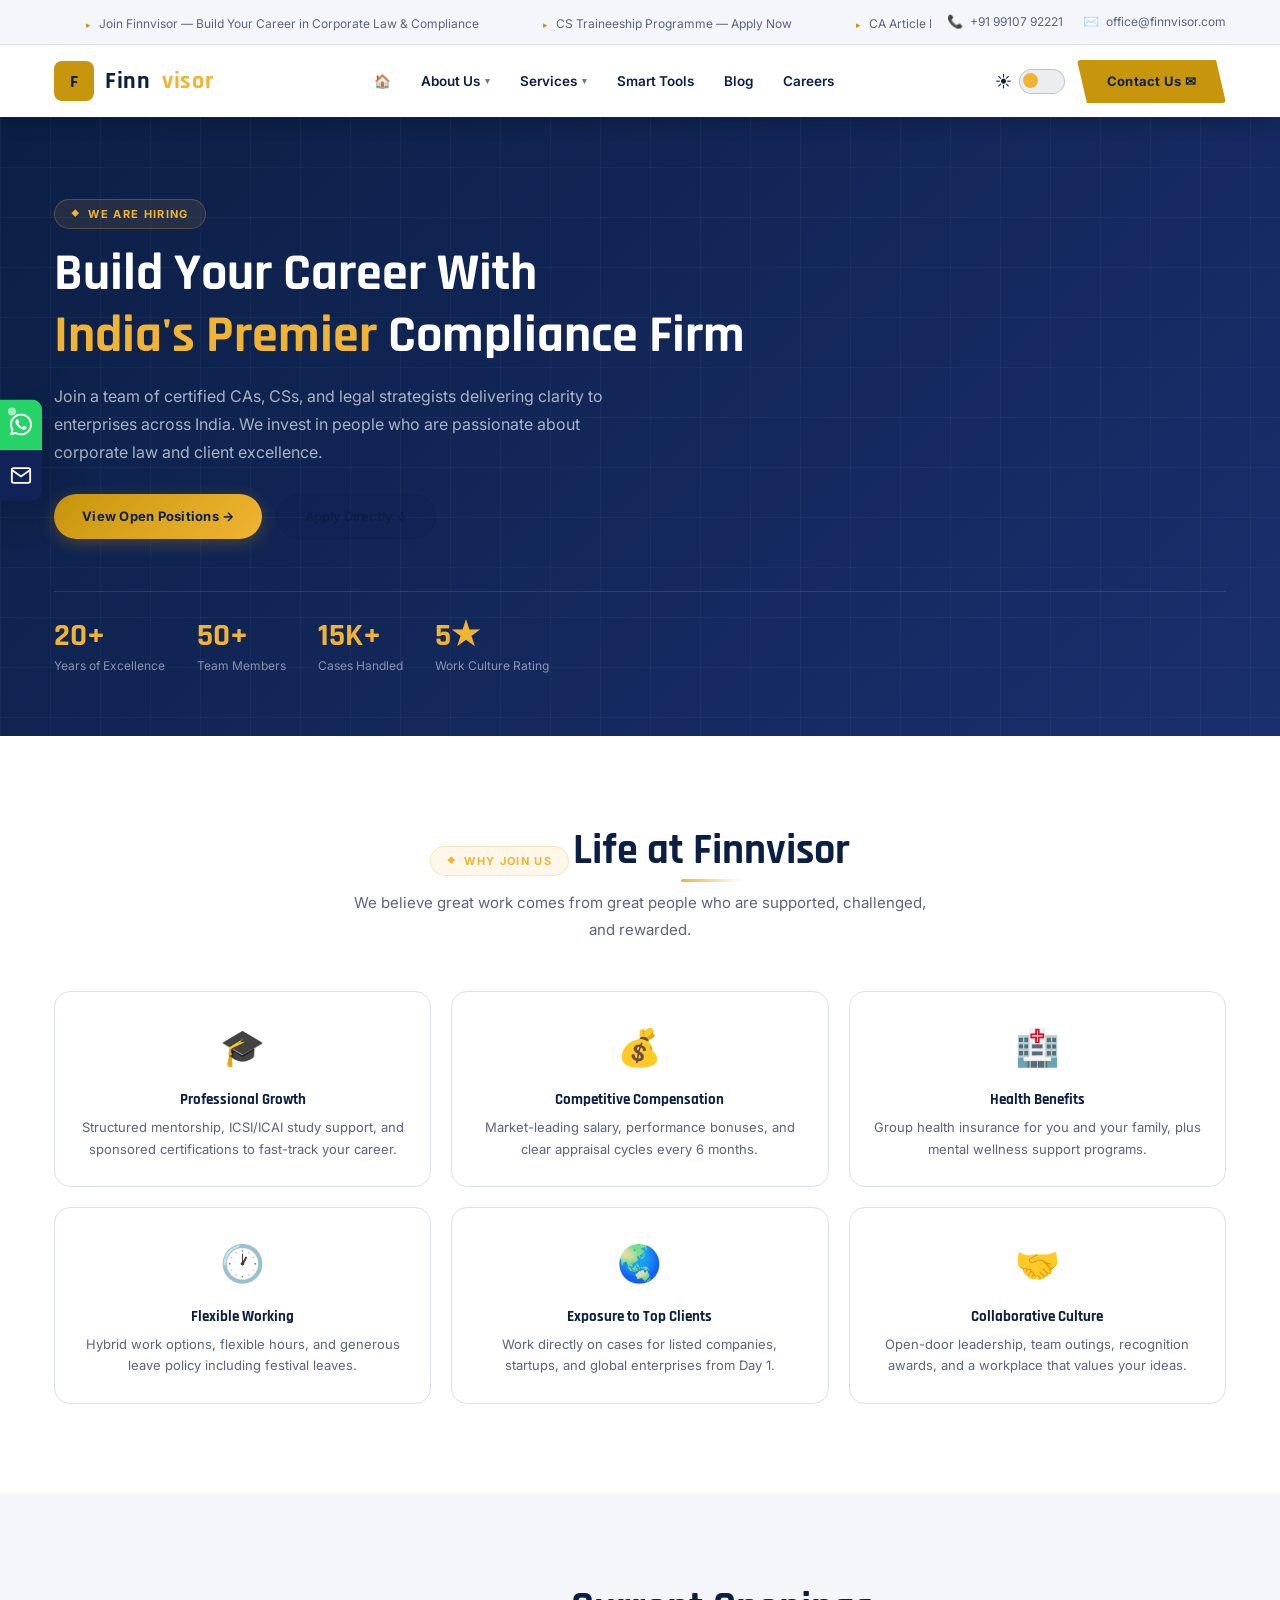
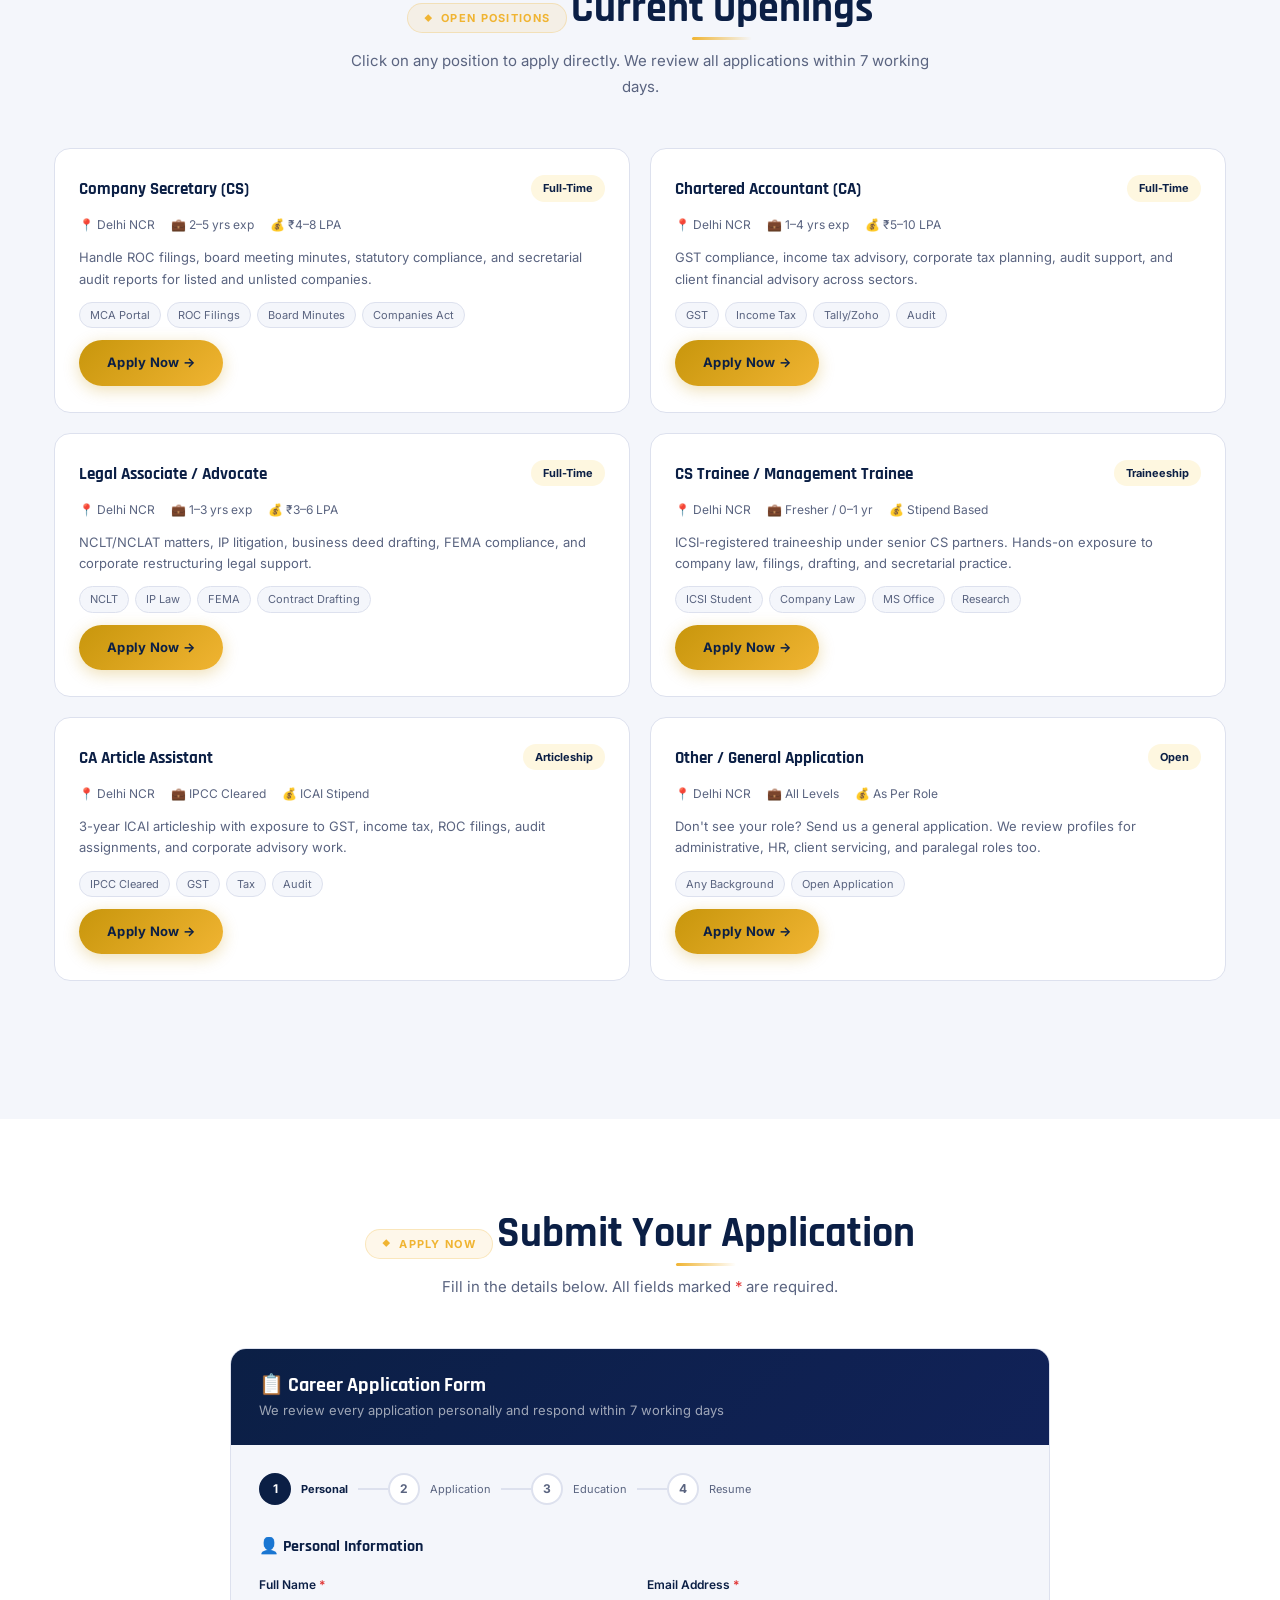
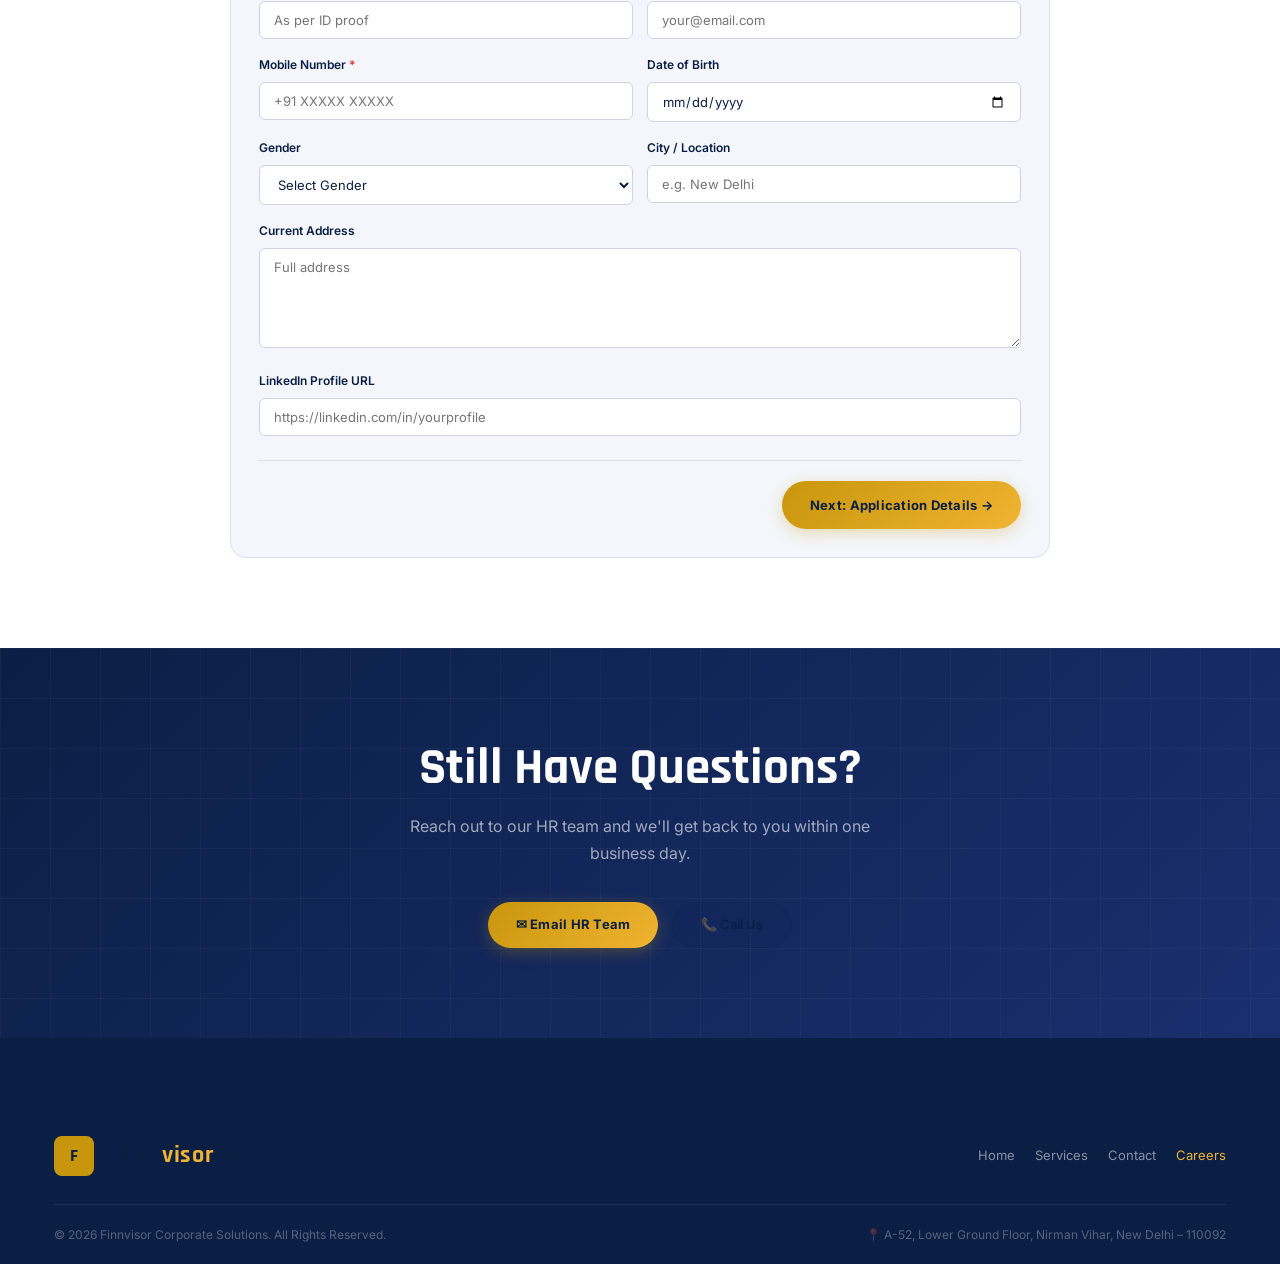
<file: careers.html>
<!DOCTYPE html>
<html lang="en" data-theme="light">
<head>
<meta charset="UTF-8"/>
<meta name="viewport" content="width=device-width, initial-scale=1.0"/>
<title>Careers — Finnvisor | Join Our Team</title>
<meta name="description" content="Build your career with Finnvisor. Apply for positions in corporate law, compliance, CA, CS, and legal advisory."/>
<link rel="preconnect" href="https://fonts.googleapis.com"/>
<link href="https://fonts.googleapis.com/css2?family=Rajdhani:wght@500;600;700&family=Inter:wght@300;400;500;600;700;800&display=swap" rel="stylesheet"/>
<link rel="stylesheet" href="style.css"/>
<link rel="stylesheet" href="responsive.css"/>
<style>
/* ── CAREERS PAGE SPECIFIC ── */
.career-banner {
  background: linear-gradient(135deg, var(--navy) 0%, var(--navy3) 100%);
  padding: 80px 0 60px; position: relative; overflow: hidden;
}
.career-banner-bg {
  position: absolute; inset: 0;
  background-image: linear-gradient(rgba(255,255,255,.03) 1px, transparent 1px),
                    linear-gradient(90deg, rgba(255,255,255,.03) 1px, transparent 1px);
  background-size: 50px 50px;
}
.career-banner-inner { position: relative; z-index: 2; }
.career-banner h1 { font-size: clamp(32px,5vw,52px); color: #fff; margin-bottom: 14px; }
.career-banner p  { font-size: 16px; color: rgba(255,255,255,.65); max-width: 560px; line-height: 1.75; margin-bottom: 28px; }
.career-banner-stats {
  display: flex; gap: 32px; flex-wrap: wrap;
  border-top: 1px solid rgba(255,255,255,.1); padding-top: 28px; margin-top: 28px;
}
.cb-stat-num { font-family: 'Rajdhani',sans-serif; font-size: 32px; font-weight: 700; color: var(--gold-bright); line-height: 1; }
.cb-stat-lbl { font-size: 12px; color: rgba(255,255,255,.5); margin-top: 4px; }

/* PERKS */
.perks-grid { display: grid; grid-template-columns: repeat(3,1fr); gap: 20px; }
.perk-card {
  background: var(--card-bg); border: 1px solid var(--card-border);
  border-radius: var(--radius-lg); padding: 26px 22px; text-align: center;
  transition: all .25s;
}
.perk-card:hover { border-color: var(--gold-border); box-shadow: var(--shadow); transform: translateY(-3px); }
.perk-icon { font-size: 36px; margin-bottom: 14px; }
.perk-card h4 { font-size: 15px; color: var(--text); margin-bottom: 8px; }
.perk-card p  { font-size: 13px; color: var(--text-muted); line-height: 1.65; }

/* OPEN POSITIONS */
.positions-grid { display: grid; grid-template-columns: repeat(2,1fr); gap: 20px; margin-bottom: 48px; }
.position-card {
  background: var(--card-bg); border: 1px solid var(--card-border);
  border-radius: var(--radius-lg); padding: 26px 24px;
  display: flex; flex-direction: column; gap: 12px;
  transition: all .25s; cursor: pointer;
}
.position-card:hover { border-color: var(--gold-border); box-shadow: var(--shadow-lg); transform: translateY(-3px); }
.position-card.selected { border-color: var(--gold); background: rgba(200,150,12,.05); }
.pos-header { display: flex; justify-content: space-between; align-items: flex-start; gap: 10px; flex-wrap: wrap; }
.pos-title  { font-size: 17px; font-family: 'Rajdhani',sans-serif; color: var(--text); font-weight: 700; }
.pos-type   { font-size: 11px; font-weight: 700; padding: 4px 12px; border-radius: 20px; background: var(--gold-pale); color: var(--navy); }
[data-theme="dark"] .pos-type { background: rgba(200,150,12,.15); color: var(--gold-bright); }
.pos-meta   { display: flex; gap: 16px; flex-wrap: wrap; }
.pos-meta-item { font-size: 12px; color: var(--text-muted); display: flex; align-items: center; gap: 5px; }
.pos-desc   { font-size: 13px; color: var(--text-muted); line-height: 1.65; }
.pos-skills { display: flex; flex-wrap: wrap; gap: 6px; }
.skill-tag  { font-size: 11px; padding: 3px 10px; border-radius: 20px; border: 1px solid var(--card-border); color: var(--text-muted); background: var(--bg-alt); }
.pos-apply-btn { align-self: flex-start; }

/* APPLICATION FORM */
.form-section {
  background: var(--bg-alt); border-radius: var(--radius-lg);
  border: 1px solid var(--card-border); overflow: hidden;
}
.form-section-header {
  background: linear-gradient(135deg, var(--navy) 0%, var(--navy2) 100%);
  padding: 24px 28px; display: flex; align-items: center; gap: 14px;
}
.form-section-header h3 { color: #fff; font-size: 20px; }
.form-section-header p  { color: rgba(255,255,255,.6); font-size: 13px; margin-top: 3px; }
.form-section-body { padding: 28px; }

.form-step { display: none; }
.form-step.active { display: block; }

.step-indicator {
  display: flex; align-items: center; gap: 0;
  margin-bottom: 28px; overflow-x: auto; padding-bottom: 4px;
}
.step-item {
  display: flex; align-items: center; gap: 0;
  flex-shrink: 0;
}
.step-circle {
  width: 32px; height: 32px; border-radius: 50%; border: 2px solid var(--card-border);
  display: flex; align-items: center; justify-content: center;
  font-size: 12px; font-weight: 700; color: var(--text-muted);
  background: var(--card-bg); transition: all .3s; flex-shrink: 0;
}
.step-circle.done  { background: var(--green); border-color: var(--green); color: #fff; }
.step-circle.active{ background: var(--navy); border-color: var(--navy); color: #fff; }
.step-label { font-size: 11px; color: var(--text-muted); margin: 0 10px; white-space: nowrap; }
.step-label.active { color: var(--navy); font-weight: 700; }
.step-line { width: 30px; height: 2px; background: var(--card-border); flex-shrink: 0; }
.step-line.done { background: var(--green); }

.form-grid-3 { display: grid; grid-template-columns: repeat(3,1fr); gap: 14px; }
.form-grid-2 { display: grid; grid-template-columns: 1fr 1fr; gap: 14px; }

.form-nav { display: flex; justify-content: space-between; align-items: center; margin-top: 24px; padding-top: 20px; border-top: 1px solid var(--card-border); flex-wrap: wrap; gap: 12px; }

/* resume upload */
.resume-upload {
  border: 2px dashed var(--card-border); border-radius: var(--radius);
  padding: 32px; text-align: center; cursor: pointer; transition: all .25s;
  background: var(--card-bg);
}
.resume-upload:hover { border-color: var(--gold); background: rgba(200,150,12,.03); }
.resume-upload.dragover { border-color: var(--gold); background: rgba(200,150,12,.05); }
.resume-upload input { display: none; }
.resume-icon { font-size: 40px; margin-bottom: 12px; }
.resume-upload h4 { font-size: 15px; color: var(--text); margin-bottom: 6px; }
.resume-upload p  { font-size: 12px; color: var(--text-muted); }
.resume-selected { margin-top: 12px; padding: 10px 14px; background: var(--bg-alt); border-radius: var(--radius-sm); font-size: 13px; color: var(--green); font-weight: 600; display: none; }

/* success screen */
.success-screen {
  text-align: center; padding: 48px 24px; display: none;
}
.success-anim { font-size: 64px; margin-bottom: 20px; animation: bounce .6s ease; }
@keyframes bounce { 0%,100%{transform:scale(1)} 50%{transform:scale(1.2)} }
.success-screen h2 { font-size: 26px; color: var(--text); margin-bottom: 12px; }
.success-screen p  { font-size: 15px; color: var(--text-muted); line-height: 1.75; max-width: 480px; margin: 0 auto 28px; }

/* form alert */
.form-alert {
  padding: 12px 16px; border-radius: var(--radius-sm); font-size: 13px; margin-bottom: 16px; display: none;
}
.form-alert.error   { background: #fce4ec; border: 1px solid #f48fb1; color: #c62828; }
.form-alert.success { background: #e8f5e9; border: 1px solid #a5d6a7; color: #2e7d32; }

/* ══════════════════════════════════════════════
   CAREERS — FULL MOBILE OPTIMIZATION
   Breakpoints: 960 | 768 | 600 | 480 | 360
══════════════════════════════════════════════ */

/* ── ≤ 960px — Tablet ── */
@media(max-width:960px){
  .career-banner { padding: 60px 0 44px; }
  .career-banner h1 { font-size: clamp(26px,5vw,40px); }
  .career-banner p  { font-size: 14px; }
  .career-banner-stats { gap: 24px; }
  .cb-stat-num { font-size: 26px; }

  .perks-grid     { grid-template-columns: repeat(2,1fr); gap: 14px; }
  .positions-grid { grid-template-columns: 1fr; gap: 14px; margin-bottom: 32px; }

  .form-grid-3 { grid-template-columns: 1fr 1fr; gap: 12px; }

  .position-card { padding: 20px 18px; }
  .pos-title     { font-size: 15px; }
}

/* ── ≤ 768px — Mobile Nav ── */
@media(max-width:768px){
  /* BANNER */
  .career-banner { padding: 48px 0 36px; }
  .career-banner h1 { font-size: clamp(24px,6.5vw,34px); margin-bottom: 10px; }
  .career-banner p  { font-size: 13.5px; margin-bottom: 20px; }
  .career-banner-stats {
    display: grid;
    grid-template-columns: 1fr 1fr;
    gap: 16px;
    border-top: 1px solid rgba(255,255,255,.1);
    padding-top: 20px;
    margin-top: 20px;
  }
  .cb-stat-num { font-size: 24px; }
  .cb-stat-lbl { font-size: 11px; }

  /* HERO BTNS stack on mobile */
  .hero-btns { flex-direction: column; gap: 10px; }
  .hero-btns .btn-primary,
  .hero-btns .btn-secondary {
    width: 100%; max-width: 320px;
    justify-content: center; text-align: center;
  }

  /* PERKS */
  .perks-grid { grid-template-columns: 1fr 1fr; gap: 12px; }
  .perk-card  { padding: 18px 14px; }
  .perk-icon  { font-size: 28px; margin-bottom: 10px; }
  .perk-card h4 { font-size: 13px; }
  .perk-card p  { font-size: 12px; }

  /* POSITIONS */
  .positions-grid { grid-template-columns: 1fr; }
  .position-card  { padding: 18px 16px; gap: 10px; }
  .pos-title      { font-size: 15px; }
  .pos-meta       { gap: 10px; }
  .pos-meta-item  { font-size: 11.5px; }
  .pos-desc       { font-size: 12.5px; }
  .skill-tag      { font-size: 10px; padding: 2px 8px; }
  .pos-apply-btn  { font-size: 12px; padding: 8px 16px; }

  /* FORM SECTION */
  .form-section-header { padding: 18px 20px; }
  .form-section-header h3 { font-size: 16px; }
  .form-section-header p  { font-size: 12px; }
  .form-section-body { padding: 18px 16px; }

  /* STEP INDICATOR */
  .step-indicator { gap: 0; margin-bottom: 20px; overflow-x: auto; padding-bottom: 6px; }
  .step-circle    { width: 28px; height: 28px; font-size: 11px; }
  .step-label     { font-size: 10px; margin: 0 6px; }
  .step-line      { width: 20px; }

  /* FORM GRIDS — all single column on mobile */
  .form-grid-3,
  .form-grid-2 { grid-template-columns: 1fr; gap: 0; }
  .form-group  { margin-bottom: 12px; }

  /* FORM CONTROLS */
  .form-control { padding: 9px 12px; font-size: 13px; }
  .form-label   { font-size: 11.5px; margin-bottom: 5px; }

  /* FORM NAV */
  .form-nav { flex-direction: column-reverse; gap: 10px; }
  .form-nav .btn { width: 100%; justify-content: center; padding: 13px; font-size: 13.5px; }

  /* RESUME UPLOAD */
  .resume-upload  { padding: 22px 16px; }
  .resume-icon    { font-size: 32px; margin-bottom: 8px; }
  .resume-upload h4 { font-size: 14px; }
  .resume-upload p  { font-size: 11.5px; }

  /* SUCCESS SCREEN */
  .success-screen    { padding: 36px 16px; }
  .success-anim      { font-size: 52px; }
  .success-screen h2 { font-size: 22px; }
  .success-screen p  { font-size: 13.5px; }

  /* FINAL CTA */
  .final-cta       { padding: 52px 0; }
  .final-cta h2    { font-size: clamp(22px,5vw,34px); }
  .final-cta-btns  { flex-direction: column; align-items: center; gap: 10px; }
  .final-cta-btns a { width: 100%; max-width: 280px; text-align: center; justify-content: center; }
}

/* ── ≤ 600px — Large Phone ── */
@media(max-width:600px){
  .career-banner { padding: 40px 0 30px; }
  .career-banner h1 { font-size: clamp(22px,7vw,30px); }

  /* Banner stats — 2 columns */
  .career-banner-stats { grid-template-columns: 1fr 1fr; gap: 12px; }
  .cb-stat-num { font-size: 22px; }

  /* PERKS — single column */
  .perks-grid { grid-template-columns: 1fr; }
  .perk-card  { display: flex; align-items: flex-start; gap: 14px; text-align: left; padding: 16px; }
  .perk-icon  { font-size: 26px; margin-bottom: 0; flex-shrink: 0; }

  /* POSITIONS */
  .pos-type   { font-size: 10px; padding: 3px 10px; }
  .pos-header { flex-direction: column; gap: 6px; }

  /* STEP — hide labels, shorten lines */
  .step-label { display: none; }
  .step-line  { width: 14px; }
  .step-circle{ width: 26px; height: 26px; font-size: 10px; }

  /* FORM */
  .form-section-body { padding: 14px 12px; }
  .form-section-header { padding: 16px 14px; }
  .form-control { font-size: 13px; padding: 9px 11px; }

  /* Privacy note */
  .form-section-body > div[style*="padding:16px"] {
    padding: 12px !important;
  }
  .form-section-body > div[style*="padding:16px"] p {
    font-size: 12px;
  }

  /* SUCCESS */
  .success-screen h2 { font-size: 20px; }
  .success-screen > div { flex-direction: column; align-items: center; }
  .success-screen .btn { width: 100%; max-width: 260px; justify-content: center; }
}

/* ── ≤ 480px — Phone ── */
@media(max-width:480px){
  /* topbar hide */
  .topbar { display: none; }

  /* NAV */
  .nav-inner { height: 54px; }
  .nav-logo  { font-size: 17px; }
  .logo-badge{ width: 30px; height: 30px; font-size: 14px; }

  /* BANNER */
  .career-banner { padding: 32px 0 26px; }
  .career-banner h1 { font-size: clamp(20px,7vw,26px); line-height: 1.2; }
  .career-banner p  { font-size: 13px; }
  .career-banner-stats { grid-template-columns: 1fr 1fr; }
  .cb-stat-num { font-size: 20px; }
  .cb-stat-lbl { font-size: 10px; }

  /* SECTION PADDING */
  .section-pad { padding: 44px 0; }
  .container   { padding: 0 14px; }
  .section-title { font-size: clamp(20px,6vw,28px); }

  /* PERKS */
  .perk-card h4 { font-size: 13px; }
  .perk-card p  { font-size: 11.5px; }

  /* POSITION CARD */
  .position-card { padding: 14px 12px; gap: 8px; }
  .pos-title     { font-size: 14px; }
  .pos-desc      { font-size: 12px; }
  .skill-tag     { font-size: 10px; }
  .pos-apply-btn { width: 100%; text-align: center; justify-content: center; }
  .pos-meta      { flex-wrap: wrap; gap: 8px; }
  .pos-meta-item { font-size: 11px; }

  /* STEP INDICATOR compact */
  .step-indicator { justify-content: center; }
  .step-circle    { width: 24px; height: 24px; font-size: 10px; }
  .step-line      { width: 10px; }

  /* FORM */
  .form-section-body { padding: 12px 10px; }
  .form-control  { font-size: 12.5px; }
  .form-group    { margin-bottom: 10px; }
  .form-label    { font-size: 11px; }

  /* SUBMIT BTN */
  #submitBtn { font-size: 13px; padding: 12px; }

  /* RESUME */
  .resume-upload { padding: 18px 12px; }
  .resume-icon   { font-size: 28px; }
  .resume-upload h4 { font-size: 13px; }

  /* SUCCESS */
  .success-anim  { font-size: 44px; }
  .success-screen h2 { font-size: 18px; }
  .success-screen p  { font-size: 13px; }
}

/* ── ≤ 360px — Small Phone ── */
@media(max-width:360px){
  .career-banner h1 { font-size: 19px; }
  .career-banner-stats { grid-template-columns: 1fr 1fr; gap: 10px; }
  .cb-stat-num { font-size: 18px; }

  .perk-card  { padding: 12px; gap: 10px; }
  .perk-icon  { font-size: 22px; }

  .position-card { padding: 12px 10px; }
  .pos-title { font-size: 13px; }

  .form-section-body { padding: 10px 8px; }
  .step-circle { width: 22px; height: 22px; font-size: 9px; }
  .step-line   { width: 8px; }
  .form-control{ font-size: 12px; padding: 8px 10px; }
}

/* ── TOUCH DEVICE — remove hover effects ── */
@media(hover:none) and (pointer:coarse){
  .perk-card:hover,
  .position-card:hover { transform: none; box-shadow: none; }
  .position-card:hover { border-color: var(--card-border); }

  /* Bigger tap targets */
  .form-control { padding: 11px 12px; }
  .form-nav .btn { padding: 14px; min-height: 48px; }
  .pos-apply-btn { min-height: 44px; }
  .resume-upload { cursor: default; }
}

/* ── LANDSCAPE PHONE ── */
@media(max-height:500px) and (orientation:landscape){
  .career-banner { padding: 28px 0 20px; }
  .career-banner-stats { display: none; } /* hide stats in landscape to save space */
  .section-pad { padding: 36px 0; }
  .perks-grid  { grid-template-columns: repeat(3,1fr); }
  .positions-grid { grid-template-columns: 1fr 1fr; }
}
</style>
</head>
<body>

<!-- CONFIG -->
<script>
window.FV_CONFIG = {
  whatsapp: '919910792221',
  email:    'office@finnvisor.com',
  apiUrl:   'http://localhost:5000/api'  // ← Change to your backend URL
};
</script>

<!-- ═══ TOP BAR ═══ -->
<div class="topbar">
  <div class="container topbar-inner">
    <div class="topbar-marquee">
      <div style="overflow:hidden;width:100%">
        <div class="marquee-track">
          <span class="marquee-item">Join Finnvisor — Build Your Career in Corporate Law &amp; Compliance</span>
          <span class="marquee-item">CS Traineeship Programme — Apply Now</span>
          <span class="marquee-item">CA Article Positions Available — Delhi NCR</span>
          <span class="marquee-item">Legal Advisory Roles — Senior &amp; Junior Openings</span>
          <span class="marquee-item">Join Finnvisor — Build Your Career in Corporate Law &amp; Compliance</span>
          <span class="marquee-item">CS Traineeship Programme — Apply Now</span>
          <span class="marquee-item">CA Article Positions Available — Delhi NCR</span>
        </div>
      </div>
    </div>
    <div class="topbar-contacts">
      <div class="topbar-contact-item"><span class="tci">📞</span><a href="tel:+919910792221">+91 99107 92221</a></div>
      <div class="topbar-contact-item"><span class="tci">✉️</span><a href="mailto:office@finnvisor.com">office@finnvisor.com</a></div>
    </div>
  </div>
</div>

<!-- ═══ NAV ═══ -->
<nav class="main-nav">
  <div class="container nav-inner">
    <a href="index.html" class="nav-logo">
      <div class="logo-badge">F</div>
      Finn<span>visor</span>
    </a>
    <ul class="nav-menu">
      <li><a href="index.html">🏠</a></li>
      <li><a href="index.html#about">About Us <span class="arrow">▾</span></a></li>
      <li><a href="index.html#services">Services <span class="arrow">▾</span></a></li>
      <li><a href="index.html#tools">Smart Tools</a></li>
      <li><a href="index.html#blogs">Blog</a></li>
      <li><a href="careers.html" class="active">Careers</a></li>
    </ul>
    <div class="nav-right">
      <div class="theme-toggle-wrap">
        <span class="toggle-label icon-sun">☀️</span>
        <button class="theme-toggle-btn" onclick="toggleTheme()" aria-label="Toggle theme"></button>
        <span class="toggle-label icon-moon">🌙</span>
      </div>
      <a href="index.html#contact" class="contact-nav-btn">Contact Us ✉</a>
      <button class="hamburger" id="hamburgerBtn" aria-label="Open menu" onclick="openMobileNav()">
        <span></span><span></span><span></span>
      </button>
    </div>
  </div>
</nav>

<!-- Mobile Nav -->
<div class="mobile-nav-overlay" id="mobileNavOverlay" onclick="closeMobileNav()"></div>
<div class="mobile-nav-panel" id="mobileNavPanel">
  <div class="mobile-nav-head">
    <a href="index.html" class="nav-logo" style="font-size:18px;">
      <div class="logo-badge" style="width:30px;height:30px;font-size:14px;">F</div>
      Finn<span>visor</span>
    </a>
    <button class="mobile-nav-close" onclick="closeMobileNav()">✕</button>
  </div>
  <div class="mobile-nav-links">
    <a href="index.html" onclick="closeMobileNav()">🏠 Home</a>
    <a href="index.html#services" onclick="closeMobileNav()">Services</a>
    <a href="index.html#blogs" onclick="closeMobileNav()">Blog</a>
    <a href="careers.html" onclick="closeMobileNav()">Careers</a>
    <a href="index.html#contact" onclick="closeMobileNav()">Contact</a>
  </div>
  <div class="mobile-nav-cta">
    <a href="#applyForm" class="m-btn-primary" onclick="closeMobileNav()">Apply Now →</a>
  </div>
</div>

<!-- ═══ CAREER BANNER ═══ -->
<section class="career-banner">
  <div class="career-banner-bg"></div>
  <div class="container career-banner-inner">
    <div class="eyebrow">We Are Hiring</div>
    <h1>Build Your Career With<br><span style="color:var(--gold-bright)">India's Premier</span> Compliance Firm</h1>
    <p>Join a team of certified CAs, CSs, and legal strategists delivering clarity to enterprises across India. We invest in people who are passionate about corporate law and client excellence.</p>
    <div class="hero-btns">
      <a href="#openings" class="btn-primary">View Open Positions →</a>
      <a href="#applyForm" class="btn-secondary">Apply Directly ↓</a>
    </div>
    <div class="career-banner-stats">
      <div><div class="cb-stat-num">20+</div><div class="cb-stat-lbl">Years of Excellence</div></div>
      <div><div class="cb-stat-num">50+</div><div class="cb-stat-lbl">Team Members</div></div>
      <div><div class="cb-stat-num">15K+</div><div class="cb-stat-lbl">Cases Handled</div></div>
      <div><div class="cb-stat-num">5★</div><div class="cb-stat-lbl">Work Culture Rating</div></div>
    </div>
  </div>
</section>

<!-- ═══ PERKS ═══ -->
<section class="section-pad" style="background:var(--bg)">
  <div class="container">
    <div class="centered">
      <div class="eyebrow">Why Join Us</div>
      <h2 class="section-title title-underline">Life at Finnvisor</h2>
      <p class="section-subtitle">We believe great work comes from great people who are supported, challenged, and rewarded.</p>
    </div>
    <div class="perks-grid" style="margin-top:48px">
      <div class="perk-card fade-up">
        <div class="perk-icon">🎓</div>
        <h4>Professional Growth</h4>
        <p>Structured mentorship, ICSI/ICAI study support, and sponsored certifications to fast-track your career.</p>
      </div>
      <div class="perk-card fade-up fade-up-d1">
        <div class="perk-icon">💰</div>
        <h4>Competitive Compensation</h4>
        <p>Market-leading salary, performance bonuses, and clear appraisal cycles every 6 months.</p>
      </div>
      <div class="perk-card fade-up fade-up-d2">
        <div class="perk-icon">🏥</div>
        <h4>Health Benefits</h4>
        <p>Group health insurance for you and your family, plus mental wellness support programs.</p>
      </div>
      <div class="perk-card fade-up">
        <div class="perk-icon">🕐</div>
        <h4>Flexible Working</h4>
        <p>Hybrid work options, flexible hours, and generous leave policy including festival leaves.</p>
      </div>
      <div class="perk-card fade-up fade-up-d1">
        <div class="perk-icon">🌏</div>
        <h4>Exposure to Top Clients</h4>
        <p>Work directly on cases for listed companies, startups, and global enterprises from Day 1.</p>
      </div>
      <div class="perk-card fade-up fade-up-d2">
        <div class="perk-icon">🤝</div>
        <h4>Collaborative Culture</h4>
        <p>Open-door leadership, team outings, recognition awards, and a workplace that values your ideas.</p>
      </div>
    </div>
  </div>
</section>

<!-- ═══ OPEN POSITIONS ═══ -->
<section class="section-pad" style="background:var(--bg-alt)" id="openings">
  <div class="container">
    <div class="centered">
      <div class="eyebrow">Open Positions</div>
      <h2 class="section-title title-underline">Current Openings</h2>
      <p class="section-subtitle">Click on any position to apply directly. We review all applications within 7 working days.</p>
    </div>
    <div class="positions-grid" style="margin-top:48px">

      <div class="position-card fade-up" onclick="selectPosition('Company Secretary (CS)')">
        <div class="pos-header">
          <div class="pos-title">Company Secretary (CS)</div>
          <span class="pos-type">Full-Time</span>
        </div>
        <div class="pos-meta">
          <span class="pos-meta-item">📍 Delhi NCR</span>
          <span class="pos-meta-item">💼 2–5 yrs exp</span>
          <span class="pos-meta-item">💰 ₹4–8 LPA</span>
        </div>
        <p class="pos-desc">Handle ROC filings, board meeting minutes, statutory compliance, and secretarial audit reports for listed and unlisted companies.</p>
        <div class="pos-skills">
          <span class="skill-tag">MCA Portal</span><span class="skill-tag">ROC Filings</span>
          <span class="skill-tag">Board Minutes</span><span class="skill-tag">Companies Act</span>
        </div>
        <a href="#applyForm" class="btn-primary pos-apply-btn btn" onclick="selectPosition('Company Secretary (CS)')">Apply Now →</a>
      </div>

      <div class="position-card fade-up fade-up-d1" onclick="selectPosition('Chartered Accountant (CA)')">
        <div class="pos-header">
          <div class="pos-title">Chartered Accountant (CA)</div>
          <span class="pos-type">Full-Time</span>
        </div>
        <div class="pos-meta">
          <span class="pos-meta-item">📍 Delhi NCR</span>
          <span class="pos-meta-item">💼 1–4 yrs exp</span>
          <span class="pos-meta-item">💰 ₹5–10 LPA</span>
        </div>
        <p class="pos-desc">GST compliance, income tax advisory, corporate tax planning, audit support, and client financial advisory across sectors.</p>
        <div class="pos-skills">
          <span class="skill-tag">GST</span><span class="skill-tag">Income Tax</span>
          <span class="skill-tag">Tally/Zoho</span><span class="skill-tag">Audit</span>
        </div>
        <a href="#applyForm" class="btn-primary pos-apply-btn btn" onclick="selectPosition('Chartered Accountant (CA)')">Apply Now →</a>
      </div>

      <div class="position-card fade-up" onclick="selectPosition('Legal Associate / Advocate')">
        <div class="pos-header">
          <div class="pos-title">Legal Associate / Advocate</div>
          <span class="pos-type">Full-Time</span>
        </div>
        <div class="pos-meta">
          <span class="pos-meta-item">📍 Delhi NCR</span>
          <span class="pos-meta-item">💼 1–3 yrs exp</span>
          <span class="pos-meta-item">💰 ₹3–6 LPA</span>
        </div>
        <p class="pos-desc">NCLT/NCLAT matters, IP litigation, business deed drafting, FEMA compliance, and corporate restructuring legal support.</p>
        <div class="pos-skills">
          <span class="skill-tag">NCLT</span><span class="skill-tag">IP Law</span>
          <span class="skill-tag">FEMA</span><span class="skill-tag">Contract Drafting</span>
        </div>
        <a href="#applyForm" class="btn-primary pos-apply-btn btn" onclick="selectPosition('Legal Associate / Advocate')">Apply Now →</a>
      </div>

      <div class="position-card fade-up fade-up-d1" onclick="selectPosition('CS Trainee / Management Trainee')">
        <div class="pos-header">
          <div class="pos-title">CS Trainee / Management Trainee</div>
          <span class="pos-type">Traineeship</span>
        </div>
        <div class="pos-meta">
          <span class="pos-meta-item">📍 Delhi NCR</span>
          <span class="pos-meta-item">💼 Fresher / 0–1 yr</span>
          <span class="pos-meta-item">💰 Stipend Based</span>
        </div>
        <p class="pos-desc">ICSI-registered traineeship under senior CS partners. Hands-on exposure to company law, filings, drafting, and secretarial practice.</p>
        <div class="pos-skills">
          <span class="skill-tag">ICSI Student</span><span class="skill-tag">Company Law</span>
          <span class="skill-tag">MS Office</span><span class="skill-tag">Research</span>
        </div>
        <a href="#applyForm" class="btn-primary pos-apply-btn btn" onclick="selectPosition('CS Trainee / Management Trainee')">Apply Now →</a>
      </div>

      <div class="position-card fade-up" onclick="selectPosition('CA Article Assistant')">
        <div class="pos-header">
          <div class="pos-title">CA Article Assistant</div>
          <span class="pos-type">Articleship</span>
        </div>
        <div class="pos-meta">
          <span class="pos-meta-item">📍 Delhi NCR</span>
          <span class="pos-meta-item">💼 IPCC Cleared</span>
          <span class="pos-meta-item">💰 ICAI Stipend</span>
        </div>
        <p class="pos-desc">3-year ICAI articleship with exposure to GST, income tax, ROC filings, audit assignments, and corporate advisory work.</p>
        <div class="pos-skills">
          <span class="skill-tag">IPCC Cleared</span><span class="skill-tag">GST</span>
          <span class="skill-tag">Tax</span><span class="skill-tag">Audit</span>
        </div>
        <a href="#applyForm" class="btn-primary pos-apply-btn btn" onclick="selectPosition('CA Article Assistant')">Apply Now →</a>
      </div>

      <div class="position-card fade-up fade-up-d1" onclick="selectPosition('Other / General Application')">
        <div class="pos-header">
          <div class="pos-title">Other / General Application</div>
          <span class="pos-type">Open</span>
        </div>
        <div class="pos-meta">
          <span class="pos-meta-item">📍 Delhi NCR</span>
          <span class="pos-meta-item">💼 All Levels</span>
          <span class="pos-meta-item">💰 As Per Role</span>
        </div>
        <p class="pos-desc">Don't see your role? Send us a general application. We review profiles for administrative, HR, client servicing, and paralegal roles too.</p>
        <div class="pos-skills">
          <span class="skill-tag">Any Background</span><span class="skill-tag">Open Application</span>
        </div>
        <a href="#applyForm" class="btn-primary pos-apply-btn btn" onclick="selectPosition('Other / General Application')">Apply Now →</a>
      </div>

    </div>
  </div>
</section>

<!-- ═══ APPLICATION FORM ═══ -->
<section class="section-pad" style="background:var(--bg)" id="applyForm">
  <div class="container">
    <div class="centered" style="margin-bottom:40px">
      <div class="eyebrow">Apply Now</div>
      <h2 class="section-title title-underline">Submit Your Application</h2>
      <p class="section-subtitle">Fill in the details below. All fields marked <span style="color:var(--red)">*</span> are required.</p>
    </div>

    <div class="form-section" style="max-width:820px;margin:0 auto">
      <div class="form-section-header">
        <div>
          <h3>📋 Career Application Form</h3>
          <p>We review every application personally and respond within 7 working days</p>
        </div>
      </div>

      <!-- FORM BODY -->
      <div class="form-section-body" id="formBody">

        <!-- Step Indicator -->
        <div class="step-indicator" id="stepIndicator">
          <div class="step-item">
            <div class="step-circle active" id="step-circle-1">1</div>
            <span class="step-label active">Personal</span>
          </div>
          <div class="step-line" id="step-line-1"></div>
          <div class="step-item">
            <div class="step-circle" id="step-circle-2">2</div>
            <span class="step-label">Application</span>
          </div>
          <div class="step-line" id="step-line-2"></div>
          <div class="step-item">
            <div class="step-circle" id="step-circle-3">3</div>
            <span class="step-label">Education</span>
          </div>
          <div class="step-line" id="step-line-3"></div>
          <div class="step-item">
            <div class="step-circle" id="step-circle-4">4</div>
            <span class="step-label">Resume</span>
          </div>
        </div>

        <!-- Form Alert -->
        <div class="form-alert" id="formAlert"></div>

        <!-- ── STEP 1: Personal Info ── -->
        <div class="form-step active" id="step1">
          <h4 style="margin-bottom:18px;font-size:16px;color:var(--text)">👤 Personal Information</h4>
          <div class="form-grid-2">
            <div class="form-group">
              <label class="form-label">Full Name <span style="color:var(--red)">*</span></label>
              <input type="text" id="f_fullName" class="form-control" placeholder="As per ID proof"/>
            </div>
            <div class="form-group">
              <label class="form-label">Email Address <span style="color:var(--red)">*</span></label>
              <input type="email" id="f_email" class="form-control" placeholder="your@email.com"/>
            </div>
          </div>
          <div class="form-grid-2">
            <div class="form-group">
              <label class="form-label">Mobile Number <span style="color:var(--red)">*</span></label>
              <input type="tel" id="f_phone" class="form-control" placeholder="+91 XXXXX XXXXX"/>
            </div>
            <div class="form-group">
              <label class="form-label">Date of Birth</label>
              <input type="date" id="f_dob" class="form-control"/>
            </div>
          </div>
          <div class="form-grid-2">
            <div class="form-group">
              <label class="form-label">Gender</label>
              <select id="f_gender" class="form-control">
                <option value="">Select Gender</option>
                <option>Male</option><option>Female</option>
                <option>Other</option><option>Prefer not to say</option>
              </select>
            </div>
            <div class="form-group">
              <label class="form-label">City / Location</label>
              <input type="text" id="f_city" class="form-control" placeholder="e.g. New Delhi"/>
            </div>
          </div>
          <div class="form-group">
            <label class="form-label">Current Address</label>
            <textarea id="f_address" class="form-control" rows="2" placeholder="Full address"></textarea>
          </div>
          <div class="form-group">
            <label class="form-label">LinkedIn Profile URL</label>
            <input type="url" id="f_linkedIn" class="form-control" placeholder="https://linkedin.com/in/yourprofile"/>
          </div>
          <div class="form-nav">
            <div></div>
            <button class="btn btn-primary" onclick="nextStep(1)" style="min-height:48px;">Next: Application Details →</button>
          </div>
        </div>

        <!-- ── STEP 2: Application Details ── -->
        <div class="form-step" id="step2">
          <h4 style="margin-bottom:18px;font-size:16px;color:var(--text)">💼 Application Details</h4>
          <div class="form-grid-2">
            <div class="form-group">
              <label class="form-label">Applying For (Position) <span style="color:var(--red)">*</span></label>
              <select id="f_applyingFor" class="form-control">
                <option value="">Select Position</option>
                <option>Company Secretary (CS)</option>
                <option>Chartered Accountant (CA)</option>
                <option>Legal Associate / Advocate</option>
                <option>CS Trainee / Management Trainee</option>
                <option>CA Article Assistant</option>
                <option>Other / General Application</option>
              </select>
            </div>
            <div class="form-group">
              <label class="form-label">Department</label>
              <select id="f_department" class="form-control">
                <option value="">Select Department</option>
                <option>Company Law &amp; Secretarial</option>
                <option>GST &amp; Taxation</option>
                <option>Legal &amp; Advocacy</option>
                <option>IP &amp; Trademark</option>
                <option>Accounts &amp; Finance</option>
                <option>Corporate Restructuring</option>
                <option>Administration / HR</option>
              </select>
            </div>
          </div>
          <div class="form-grid-3">
            <div class="form-group">
              <label class="form-label">Total Experience</label>
              <select id="f_experience" class="form-control">
                <option value="">Select</option>
                <option>Fresher (0)</option>
                <option>Less than 1 year</option>
                <option>1–2 years</option>
                <option>2–4 years</option>
                <option>4–6 years</option>
                <option>6+ years</option>
              </select>
            </div>
            <div class="form-group">
              <label class="form-label">Current CTC (LPA)</label>
              <input type="text" id="f_currentCTC" class="form-control" placeholder="e.g. 4.5 LPA"/>
            </div>
            <div class="form-group">
              <label class="form-label">Expected CTC (LPA)</label>
              <input type="text" id="f_expectedCTC" class="form-control" placeholder="e.g. 6 LPA"/>
            </div>
          </div>
          <div class="form-grid-2">
            <div class="form-group">
              <label class="form-label">Notice Period</label>
              <select id="f_noticePeriod" class="form-control">
                <option value="">Select</option>
                <option>Immediate</option>
                <option>15 days</option>
                <option>30 days</option>
                <option>60 days</option>
                <option>90 days</option>
              </select>
            </div>
            <div class="form-group">
              <label class="form-label">Available From</label>
              <input type="date" id="f_availableFrom" class="form-control"/>
            </div>
          </div>
          <div class="form-grid-2">
            <div class="form-group">
              <label class="form-label">Current Company / Firm</label>
              <input type="text" id="f_currentCompany" class="form-control" placeholder="If employed"/>
            </div>
            <div class="form-group">
              <label class="form-label">Key Skills</label>
              <input type="text" id="f_skills" class="form-control" placeholder="e.g. GST, ROC, MCA Portal, Tally"/>
            </div>
          </div>
          <div class="form-nav">
            <button class="btn btn-outline" onclick="prevStep(2)" style="min-height:48px;">← Back</button>
            <button class="btn btn-primary" onclick="nextStep(2)" style="min-height:48px;">Next: Education →</button>
          </div>
        </div>

        <!-- ── STEP 3: Education ── -->
        <div class="form-step" id="step3">
          <h4 style="margin-bottom:18px;font-size:16px;color:var(--text)">🎓 Educational Background</h4>
          <div class="form-grid-2">
            <div class="form-group">
              <label class="form-label">Highest Qualification <span style="color:var(--red)">*</span></label>
              <select id="f_qualification" class="form-control">
                <option value="">Select Qualification</option>
                <option>B.COM</option><option>M.COM</option>
                <option>LLB</option><option>LLM</option>
                <option>CA (Final)</option><option>CA (IPCC)</option>
                <option>CS (Final)</option><option>CS (Executive)</option>
                <option>MBA</option><option>B.Com + LLB</option>
                <option>Other</option>
              </select>
            </div>
            <div class="form-group">
              <label class="form-label">University / Institute</label>
              <input type="text" id="f_university" class="form-control" placeholder="e.g. Delhi University"/>
            </div>
          </div>
          <div class="form-grid-2">
            <div class="form-group">
              <label class="form-label">Passing Year</label>
              <input type="text" id="f_passingYear" class="form-control" placeholder="e.g. 2023"/>
            </div>
            <div class="form-group">
              <label class="form-label">Percentage / CGPA</label>
              <input type="text" id="f_percentage" class="form-control" placeholder="e.g. 72% or 8.5 CGPA"/>
            </div>
          </div>
          <div class="form-group">
            <label class="form-label">Cover Letter / Why Finnvisor?</label>
            <textarea id="f_coverLetter" class="form-control" rows="4" placeholder="Tell us why you want to join Finnvisor and what you bring to the team (optional but recommended)…"></textarea>
          </div>
          <div class="form-nav">
            <button class="btn btn-outline" onclick="prevStep(3)" style="min-height:48px;">← Back</button>
            <button class="btn btn-primary" onclick="nextStep(3)" style="min-height:48px;">Next: Upload Resume →</button>
          </div>
        </div>

        <!-- ── STEP 4: Resume Upload + Submit ── -->
        <div class="form-step" id="step4">
          <h4 style="margin-bottom:18px;font-size:16px;color:var(--text)">📄 Resume Upload</h4>

          <div class="resume-upload" id="resumeUpload" onclick="document.getElementById('resumeInput').click()"
               ondragover="handleDragOver(event)" ondragleave="handleDragLeave(event)" ondrop="handleDrop(event)">
            <input type="file" id="resumeInput" accept=".pdf,.doc,.docx" onchange="handleResumeSelect(event)"/>
            <div class="resume-icon">📄</div>
            <h4>Click to Upload or Drag & Drop</h4>
            <p>PDF, DOC, DOCX — Max 5 MB</p>
            <div class="resume-selected" id="resumeSelected">✅ File selected: <span id="resumeFileName"></span></div>
          </div>

          <div style="margin-top:20px;padding:16px;background:var(--bg-alt);border-radius:var(--radius);border:1px solid var(--card-border)">
            <p style="font-size:13px;color:var(--text-muted);line-height:1.7;">
              📌 By submitting this application, you confirm that all information provided is accurate. Your data will be used only for recruitment purposes and handled with complete confidentiality per our Privacy Policy.
            </p>
          </div>

          <div class="form-nav">
            <button class="btn btn-outline" onclick="prevStep(4)" style="min-height:48px;">← Back</button>
            <button class="btn btn-primary" id="submitBtn" onclick="submitApplication()" style="padding:13px 32px;font-size:14px;min-height:48px;">
              🚀 Submit Application
            </button>
          </div>
        </div>

      </div><!-- /formBody -->

      <!-- SUCCESS SCREEN -->
      <div class="success-screen" id="successScreen">
        <div class="success-anim">🎉</div>
        <h2>Application Submitted!</h2>
        <p>Thank you for applying to Finnvisor. Our HR team will review your profile and contact you within <strong>5–7 working days</strong>. A confirmation email has been sent to your inbox.</p>
        <div style="display:flex;gap:12px;justify-content:center;flex-wrap:wrap;width:100%;">
          <a href="index.html" class="btn btn-primary" style="min-height:48px;justify-content:center;">← Back to Home</a>
          <button class="btn btn-outline" onclick="resetForm()" style="min-height:48px;">Apply for Another Position</button>
        </div>
      </div>

    </div><!-- /form-section -->
  </div>
</section>

<!-- ═══ FINAL CTA ═══ -->
<div class="final-cta">
  <h2>Still Have Questions?</h2>
  <p>Reach out to our HR team and we'll get back to you within one business day.</p>
  <div class="final-cta-btns">
    <a href="mailto:office@finnvisor.com?subject=Career Enquiry" class="btn-primary">✉ Email HR Team</a>
    <a href="tel:+919910792221" class="btn-secondary">📞 Call Us</a>
  </div>
</div>

<!-- ═══ FOOTER ═══ -->
<footer>
  <div class="container">
    <div style="display:flex;justify-content:space-between;align-items:center;flex-wrap:wrap;gap:16px;padding:28px 0;border-bottom:1px solid rgba(255,255,255,.07)">
      <a href="index.html" class="nav-logo">
        <div class="logo-badge">F</div>
        Finn<span>visor</span>
      </a>
      <div style="display:flex;gap:20px;flex-wrap:wrap">
        <a href="index.html" style="color:rgba(255,255,255,.5);font-size:13px;">Home</a>
        <a href="index.html#services" style="color:rgba(255,255,255,.5);font-size:13px;">Services</a>
        <a href="index.html#contact" style="color:rgba(255,255,255,.5);font-size:13px;">Contact</a>
        <a href="careers.html" style="color:var(--gold-bright);font-size:13px;">Careers</a>
      </div>
    </div>
    <div style="padding:20px 0;display:flex;justify-content:space-between;align-items:center;flex-wrap:wrap;gap:10px">
      <p style="font-size:12px;color:rgba(255,255,255,.3);">© 2026 Finnvisor Corporate Solutions. All Rights Reserved.</p>
      <p style="font-size:12px;color:rgba(255,255,255,.3);">📍 A-52, Lower Ground Floor, Nirman Vihar, New Delhi – 110092</p>
    </div>
  </div>
</footer>

<!-- WA/Email Sidebar + Back Top -->
<div id="contactSideBar"></div>
<button class="back-top" title="Back to top">↑</button>
<div id="fv-toast"></div>

<script>
/* ── CONFIG ── */
const API_URL = window.FV_CONFIG?.apiUrl || 'http://localhost:5000/api';

/* ── THEME ── */
(function(){ const t=localStorage.getItem('fv-theme')||'light'; document.documentElement.setAttribute('data-theme',t); })();
function toggleTheme(){const h=document.documentElement,n=h.getAttribute('data-theme')==='dark'?'light':'dark';h.setAttribute('data-theme',n);localStorage.setItem('fv-theme',n);syncThemeIcons();}
function syncThemeIcons(){const d=document.documentElement.getAttribute('data-theme')==='dark';document.querySelectorAll('.icon-sun').forEach(e=>e.style.display=d?'none':'block');document.querySelectorAll('.icon-moon').forEach(e=>e.style.display=d?'block':'none');}

/* ── MOBILE NAV ── */
function openMobileNav(){document.getElementById('mobileNavPanel')?.classList.add('open');document.getElementById('mobileNavOverlay')?.classList.add('open');document.getElementById('hamburgerBtn')?.classList.add('open');document.body.classList.add('nav-open');}
function closeMobileNav(){document.getElementById('mobileNavPanel')?.classList.remove('open');document.getElementById('mobileNavOverlay')?.classList.remove('open');document.getElementById('hamburgerBtn')?.classList.remove('open');document.body.classList.remove('nav-open');}

/* ── POSITION SELECT ── */
function selectPosition(pos) {
  document.querySelectorAll('.position-card').forEach(c => c.classList.remove('selected'));
  event?.currentTarget?.classList?.add('selected');
  // set in form dropdown
  setTimeout(() => {
    const sel = document.getElementById('f_applyingFor');
    if (sel) {
      for (let i = 0; i < sel.options.length; i++) {
        if (sel.options[i].text === pos || sel.options[i].value === pos) { sel.selectedIndex = i; break; }
      }
    }
  }, 300);
}

/* ── FORM STEPS ── */
let currentStep = 1;
const TOTAL_STEPS = 4;

function nextStep(from) {
  if (!validateStep(from)) return;
  goToStep(from + 1);
}
function prevStep(from) {
  goToStep(from - 1);
}
function goToStep(step) {
  document.querySelectorAll('.form-step').forEach(s => s.classList.remove('active'));
  document.getElementById(`step${step}`)?.classList.add('active');

  for (let i = 1; i <= TOTAL_STEPS; i++) {
    const circle = document.getElementById(`step-circle-${i}`);
    const line   = document.getElementById(`step-line-${i}`);
    const label  = document.querySelector(`#stepIndicator .step-item:nth-child(${i*2-1}) .step-label`);
    if (!circle) continue;
    circle.classList.remove('active','done');
    if (line) line.classList.remove('done');
    if (i < step) { circle.classList.add('done'); circle.textContent = '✓'; if (line) line.classList.add('done'); }
    else if (i === step) { circle.classList.add('active'); circle.textContent = i; }
    else { circle.textContent = i; }
    if (label) label.classList.toggle('active', i === step);
  }
  currentStep = step;
  document.getElementById('applyForm')?.scrollIntoView({ behavior:'smooth', block:'start' });
  hideAlert();
}

function validateStep(step) {
  const reqs = { 1: ['f_fullName','f_email','f_phone'], 2: ['f_applyingFor'], 3: ['f_qualification'], 4: [] };
  for (const id of (reqs[step]||[])) {
    const el = document.getElementById(id);
    if (!el || !el.value.trim()) {
      showAlert('Please fill in all required fields before continuing.','error');
      el?.focus(); el?.scrollIntoView({behavior:'smooth',block:'center'});
      return false;
    }
  }
  if (step === 1) {
    const email = document.getElementById('f_email').value;
    if (!/^[^\s@]+@[^\s@]+\.[^\s@]+$/.test(email)) { showAlert('Please enter a valid email address.','error'); return false; }
    const phone = document.getElementById('f_phone').value.replace(/\s/g,'');
    if (!/^[+]?[\d]{10,13}$/.test(phone)) { showAlert('Please enter a valid phone number.','error'); return false; }
  }
  return true;
}

function showAlert(msg, type) {
  const a = document.getElementById('formAlert');
  a.textContent = msg; a.className = `form-alert ${type}`; a.style.display = 'block';
  a.scrollIntoView({ behavior:'smooth', block:'center' });
}
function hideAlert() { const a = document.getElementById('formAlert'); a.style.display='none'; }

/* ── RESUME UPLOAD ── */
let resumeFile = null;

function handleResumeSelect(e) {
  const file = e.target.files[0];
  if (file) setResume(file);
}
function handleDragOver(e) { e.preventDefault(); document.getElementById('resumeUpload').classList.add('dragover'); }
function handleDragLeave()  { document.getElementById('resumeUpload').classList.remove('dragover'); }
function handleDrop(e) {
  e.preventDefault();
  document.getElementById('resumeUpload').classList.remove('dragover');
  const file = e.dataTransfer.files[0];
  if (file) setResume(file);
}
function setResume(file) {
  const allowed = ['application/pdf','application/msword','application/vnd.openxmlformats-officedocument.wordprocessingml.document'];
  if (!allowed.includes(file.type)) { showAlert('Only PDF, DOC, DOCX files are allowed.','error'); return; }
  if (file.size > 5*1024*1024) { showAlert('File too large. Max 5MB.','error'); return; }
  resumeFile = file;
  document.getElementById('resumeFileName').textContent = file.name;
  document.getElementById('resumeSelected').style.display = 'block';
}

/* ── SUBMIT ── */
async function submitApplication() {
  const btn = document.getElementById('submitBtn');
  btn.disabled = true; btn.textContent = '⏳ Submitting…';

  const fd = new FormData();
  const fields = {
    fullName:      'f_fullName',     email:        'f_email',
    phone:         'f_phone',        dob:          'f_dob',
    gender:        'f_gender',       address:      'f_address',
    city:          'f_city',         linkedIn:     'f_linkedIn',
    applyingFor:   'f_applyingFor',  department:   'f_department',
    experience:    'f_experience',   currentCTC:   'f_currentCTC',
    expectedCTC:   'f_expectedCTC',  noticePeriod: 'f_noticePeriod',
    availableFrom: 'f_availableFrom',currentCompany:'f_currentCompany',
    skills:        'f_skills',       qualification:'f_qualification',
    university:    'f_university',   passingYear:  'f_passingYear',
    percentage:    'f_percentage',   coverLetter:  'f_coverLetter',
  };
  for (const [key, id] of Object.entries(fields)) {
    const el = document.getElementById(id);
    if (el) fd.append(key, el.value);
  }
  if (resumeFile) fd.append('resume', resumeFile);

  try {
    const res  = await fetch(`${API_URL}/career`, { method:'POST', body: fd });
    const data = await res.json();
    if (!data.success) throw new Error(data.message || 'Submission failed.');
    document.getElementById('formBody').style.display   = 'none';
    document.getElementById('successScreen').style.display = 'block';
    window.scrollTo({ top: document.getElementById('applyForm').offsetTop - 80, behavior:'smooth' });
  } catch(e) {
    showAlert(e.message || 'Something went wrong. Please try again.','error');
    btn.disabled = false; btn.textContent = '🚀 Submit Application';
  }
}

function resetForm() {
  document.getElementById('formBody').style.display   = 'block';
  document.getElementById('successScreen').style.display = 'none';
  document.querySelectorAll('.form-control').forEach(el => el.value = '');
  resumeFile = null;
  document.getElementById('resumeSelected').style.display = 'none';
  goToStep(1);
}

/* ── BACK TO TOP ── */
const btt = document.querySelector('.back-top');
window.addEventListener('scroll', () => btt?.classList.toggle('show', window.scrollY > 400));
btt?.addEventListener('click', () => window.scrollTo({top:0,behavior:'smooth'}));

/* ── FADE UP ── */
function initFadeUp(){const obs=new IntersectionObserver(entries=>{entries.forEach(e=>{if(e.isIntersecting){e.target.classList.add('visible');obs.unobserve(e.target);}});},{threshold:.1});document.querySelectorAll('.fade-up:not(.visible)').forEach(el=>obs.observe(el));}

/* ── CONTACT SIDEBAR ── */
function initContactSideBar(){const WA=window.FV_CONFIG?.whatsapp||'919910792221',EMAIL=window.FV_CONFIG?.email||'office@finnvisor.com',MSG=encodeURIComponent('Hello Finnvisor! I am interested in career opportunities.');const bar=document.createElement('div');bar.id='contactSideBar';bar.innerHTML=`<a class="csb-btn csb-wa" href="https://wa.me/${WA}?text=${MSG}" target="_blank" rel="noopener" title="WhatsApp"><svg viewBox="0 0 24 24" fill="currentColor" width="22" height="22"><path d="M17.472 14.382c-.297-.149-1.758-.867-2.03-.967-.273-.099-.471-.148-.67.15-.197.297-.767.966-.94 1.164-.173.199-.347.223-.644.075-.297-.15-1.255-.463-2.39-1.475-.883-.788-1.48-1.761-1.653-2.059-.173-.297-.018-.458.13-.606.134-.133.298-.347.446-.52.149-.174.198-.298.298-.497.099-.198.05-.371-.025-.52-.075-.149-.669-1.612-.916-2.207-.242-.579-.487-.5-.669-.51-.173-.008-.371-.01-.57-.01-.198 0-.52.074-.792.372-.272.297-1.04 1.016-1.04 2.479 0 1.462 1.065 2.875 1.213 3.074.149.198 2.096 3.2 5.077 4.487.709.306 1.262.489 1.694.625.712.227 1.36.195 1.871.118.571-.085 1.758-.719 2.006-1.413.248-.694.248-1.289.173-1.413-.074-.124-.272-.198-.57-.347z"/><path d="M12 0C5.373 0 0 5.373 0 12c0 2.126.554 4.123 1.523 5.854L0 24l6.335-1.508A11.945 11.945 0 0012 24c6.627 0 12-5.373 12-12S18.627 0 12 0zm0 21.818a9.8 9.8 0 01-5.012-1.374l-.36-.213-3.76.895.955-3.668-.234-.376A9.787 9.787 0 012.182 12C2.182 6.57 6.57 2.182 12 2.182S21.818 6.57 21.818 12 17.43 21.818 12 21.818z"/></svg><span>WhatsApp</span></a><a class="csb-btn csb-email" href="mailto:${EMAIL}?subject=Career Enquiry — Finnvisor&body=Hello Finnvisor HR Team," title="Email"><svg viewBox="0 0 24 24" fill="none" stroke="currentColor" stroke-width="2" width="22" height="22"><path d="M4 4h16c1.1 0 2 .9 2 2v12c0 1.1-.9 2-2 2H4c-1.1 0-2-.9-2-2V6c0-1.1.9-2 2-2z"/><polyline points="22,6 12,13 2,6"/></svg><span>Email HR</span></a>`;document.getElementById('contactSideBar').replaceWith(bar);}

/* ── INIT ── */
document.addEventListener('DOMContentLoaded', () => {
  syncThemeIcons();
  initFadeUp();
  initContactSideBar();
});
</script>
</body>
</html>
</file>
<file: style.css>
/* ================================================================
   FINNVISOR — style.css  |  VS-Associates-style Template
   Advanced Corporate Legal & Compliance Website
   Light + Dark theme via [data-theme="dark"]
================================================================ */

@import url('https://fonts.googleapis.com/css2?family=Rajdhani:wght@500;600;700&family=Inter:wght@300;400;500;600;700;800&family=Playfair+Display:wght@700;800;900&display=swap');

/* ─── RESET ──────────────────────────────────────── */
*, *::before, *::after { box-sizing: border-box; margin: 0; padding: 0; }
html { scroll-behavior: smooth; font-size: 16px; }

/* ─── LIGHT THEME ────────────────────────────────── */
:root {
  --gold:         #c8960c;
  --gold-bright:  #f0b432;
  --gold-pale:    #fef7e0;
  --gold-border:  rgba(200,150,12,0.25);
  --navy:         #0b1f45;
  --navy2:        #112258;
  --navy3:        #1a2f6e;
  --green:        #1aab5f;
  --red:          #e03434;

  --bg:           #ffffff;
  --bg-alt:       #f4f6fb;
  --bg-alt2:      #eef1f9;
  --card-bg:      #ffffff;
  --card-border:  #dde1ee;

  --text:         #0b1f45;
  --text-muted:   #5a6480;
  --text-light:   #8b93af;

  --topbar-bg:    #0b1f45;
  --nav-bg:       #112258;
  --nav-text:     rgba(255,255,255,0.88);
  --nav-hover:    #f0b432;

  --input-bg:     #ffffff;
  --input-border: #cdd2e8;

  --radius:       10px;
  --radius-sm:    6px;
  --radius-lg:    16px;
  --shadow:       0 4px 24px rgba(11,31,69,0.10);
  --shadow-lg:    0 12px 48px rgba(11,31,69,0.15);
}

/* ─── DARK THEME ─────────────────────────────────── */
[data-theme="dark"] {
  --bg:           #070d1c;
  --bg-alt:       #0d1628;
  --bg-alt2:      #111e35;
  --card-bg:      #0f1a2e;
  --card-border:  rgba(255,255,255,0.08);

  --text:         #dde4f5;
  --text-muted:   #7a8aaa;
  --text-light:   #4a5a7a;

  --topbar-bg:    #04090f;
  --nav-bg:       #0a1020;
  --nav-text:     rgba(255,255,255,0.80);

  --input-bg:     #0f1a2e;
  --input-border: rgba(255,255,255,0.12);

  --shadow:       0 4px 24px rgba(0,0,0,0.4);
  --shadow-lg:    0 12px 48px rgba(0,0,0,0.5);
}

body {
  font-family: 'Inter', sans-serif;
  background: var(--bg);
  color: var(--text);
  line-height: 1.65;
  transition: background 0.35s, color 0.35s;
  overflow-x: hidden;
}

/* ─── TYPOGRAPHY ─────────────────────────────────── */
.display-font { font-family: 'Rajdhani', sans-serif; }
.serif-font   { font-family: 'Playfair Display', serif; }

h1,h2,h3,h4,h5 { font-family: 'Rajdhani', sans-serif; font-weight: 700; line-height: 1.2; color: var(--text); transition: color 0.3s; }
p { color: var(--text-muted); transition: color 0.3s; }
a { text-decoration: none; transition: color 0.2s; }

/* ─── UTILITIES ──────────────────────────────────── */
.container     { max-width: 1220px; margin: 0 auto; padding: 0 24px; }
.section-pad   { padding: 90px 0; }
.section-pad-sm{ padding: 60px 0; }

.eyebrow {
  display: inline-flex; align-items: center; gap: 8px;
  font-size: 11px; font-weight: 700; letter-spacing: 0.12em; text-transform: uppercase;
  color: var(--gold-bright); background: rgba(240,180,50,0.1);
  border: 1px solid rgba(240,180,50,0.25);
  padding: 5px 16px; border-radius: 30px; margin-bottom: 14px;
}
.eyebrow::before { content: '◆'; font-size: 8px; }

.section-title {
  font-size: clamp(28px,3.5vw,42px); font-weight: 700;
  color: var(--text); margin-bottom: 14px;
}
.section-subtitle { font-size: 15px; color: var(--text-muted); max-width: 580px; line-height: 1.75; }
.centered { text-align: center; }
.centered .section-subtitle { margin: 0 auto 48px; }

/* DOTS DECORATION */
.dots-line {
  display: flex; align-items: center; gap: 5px; margin-top: 12px;
}
.dot { width: 7px; height: 7px; border-radius: 50%; background: var(--gold-bright); opacity: 0.35; }
.dot.big { width: 12px; height: 12px; opacity: 1; }

/* GOLD UNDERLINE */
.title-underline {
  display: inline-block; position: relative;
}
.title-underline::after {
  content: '';
  position: absolute; bottom: -6px; left: 0;
  width: 60px; height: 3px;
  background: linear-gradient(90deg, var(--gold-bright), transparent);
  border-radius: 4px;
}
.centered .title-underline::after { left: 50%; transform: translateX(-50%); }

/* SEPARATOR */
.sep { width: 60px; height: 3px; background: var(--gold-bright); border-radius: 4px; margin: 14px 0 28px; }
.sep.center { margin: 14px auto 28px; }

/* ─── BUTTONS ────────────────────────────────────── */
.btn-primary {
  background: linear-gradient(135deg, var(--gold), var(--gold-bright));
  color: var(--navy); font-weight: 700; font-size: 13px;
  padding: 12px 28px; border-radius: 30px; border: none;
  cursor: pointer; font-family: 'Inter', sans-serif;
  display: inline-flex; align-items: center; gap: 8px;
  transition: all 0.25s; letter-spacing: 0.02em;
  box-shadow: 0 4px 16px rgba(200,150,12,0.3);
}
.btn-primary:hover { transform: translateY(-2px); box-shadow: 0 8px 24px rgba(200,150,12,0.4); }

.btn-secondary {
  background: transparent; color: #fff; font-weight: 600; font-size: 13px;
  padding: 11px 28px; border-radius: 30px;
  border: 1.5px solid rgba(255,255,255,0.3);
  cursor: pointer; font-family: 'Inter', sans-serif;
  display: inline-flex; align-items: center; gap: 8px;
  transition: all 0.25s;
}
.btn-secondary:hover { border-color: var(--gold-bright); color: var(--gold-bright); }

.btn-outline-gold {
  background: transparent; color: var(--gold-bright);
  padding: 10px 24px; border-radius: 30px; font-size: 13px; font-weight: 700;
  border: 1.5px solid var(--gold-bright); cursor: pointer;
  font-family: 'Inter', sans-serif; display: inline-flex; align-items: center; gap: 8px;
  transition: all 0.25s;
}
.btn-outline-gold:hover { background: var(--gold-bright); color: var(--navy); }

/* ─── TOPBAR ─────────────────────────────────────── */
.topbar {
  background: var(--topbar-bg);
  padding: 9px 0;
  border-bottom: 1px solid rgba(255,255,255,0.06);
  transition: background 0.35s;
  position: relative; z-index: 200;
}
.topbar-inner {
  display: flex; align-items: center; justify-content: space-between; gap: 16px;
}
.topbar-marquee { flex: 1; overflow: hidden; }
.topbar-marquee marquee,
.marquee-inner {
  font-size: 12px; color: rgba(255,255,255,0.65); white-space: nowrap;
}
.marquee-track {
  display: inline-flex; gap: 0;
  animation: marquee-scroll 40s linear infinite;
}
.marquee-track:hover { animation-play-state: paused; }
@keyframes marquee-scroll {
  0%   { transform: translateX(0); }
  100% { transform: translateX(-50%); }
}
.marquee-item { padding: 0 32px; font-size: 12px; color: rgba(255,255,255,0.6); white-space: nowrap; }
.marquee-item::before { content: '▸'; margin-right: 8px; color: var(--gold-bright); font-size: 9px; }

.topbar-contacts {
  display: flex; align-items: center; gap: 20px; flex-shrink: 0;
}
.topbar-contact-item {
  display: flex; align-items: center; gap: 7px;
  font-size: 12px; color: rgba(255,255,255,0.7);
}
.topbar-contact-item a { color: rgba(255,255,255,0.7); }
.topbar-contact-item a:hover { color: var(--gold-bright); }
.topbar-contact-item .tci { font-size: 13px; color: var(--gold-bright); }

/* ─── NAV ────────────────────────────────────────── */
.main-nav {
  background: var(--nav-bg);
  position: sticky; top: 0; z-index: 150;
  box-shadow: 0 2px 20px rgba(0,0,0,0.3);
  transition: background 0.35s;
}
.nav-inner {
  display: flex; align-items: center; justify-content: space-between;
  height: 72px; gap: 16px;
}
.nav-logo {
  display: flex; align-items: center; gap: 11px; flex-shrink: 0;
  color: #fff; font-family: 'Rajdhani', sans-serif;
  font-size: 24px; font-weight: 700; letter-spacing: 0.03em;
}
.logo-badge {
  width: 40px; height: 40px; background: var(--gold);
  border-radius: 8px; display: flex; align-items: center; justify-content: center;
  font-size: 18px; font-weight: 700; color: var(--navy); font-family: 'Rajdhani', sans-serif;
}
.nav-logo span { color: var(--gold-bright); }

/* nav links */
.nav-menu { display: flex; align-items: center; gap: 2px; list-style: none; }
.nav-menu > li { position: relative; }
.nav-menu > li > a {
  color: var(--nav-text); font-size: 13.5px; font-weight: 600;
  padding: 10px 14px; display: flex; align-items: center; gap: 5px;
  border-radius: var(--radius-sm); transition: all 0.2s; white-space: nowrap;
  font-family: 'Inter', sans-serif;
}
.nav-menu > li > a:hover,
.nav-menu > li.active > a { color: var(--gold-bright); background: rgba(240,180,50,0.08); }
.nav-menu > li > a .arrow { font-size: 9px; opacity: 0.6; transition: transform 0.2s; }
.nav-menu > li:hover > a .arrow { transform: rotate(180deg); }

/* dropdown */
.dropdown {
  position: absolute; top: calc(100% + 8px); left: 0;
  background: var(--nav-bg);
  border: 1px solid rgba(255,255,255,0.08);
  border-radius: var(--radius); min-width: 220px;
  box-shadow: 0 16px 48px rgba(0,0,0,0.35);
  opacity: 0; visibility: hidden; transform: translateY(-8px);
  transition: all 0.22s; z-index: 300; list-style: none; padding: 8px 0;
}
.nav-menu > li:hover > .dropdown { opacity: 1; visibility: visible; transform: translateY(0); }
.dropdown li a {
  display: flex; align-items: center; justify-content: space-between;
  padding: 9px 18px; font-size: 13px; color: rgba(255,255,255,0.72);
  transition: all 0.18s; white-space: nowrap;
}
.dropdown li a:hover { color: var(--gold-bright); background: rgba(240,180,50,0.07); padding-left: 24px; }
.dropdown li a .sub-arrow { font-size: 9px; opacity: 0.5; }
.dropdown li .sub-arrow-r { margin-left: auto; }

/* nested dropdown */
.has-sub { position: relative; }
.sub-dropdown {
  position: absolute; top: 0; left: 100%;
  background: var(--nav-bg);
  border: 1px solid rgba(255,255,255,0.08);
  border-radius: var(--radius); min-width: 240px;
  box-shadow: 0 16px 48px rgba(0,0,0,0.35);
  opacity: 0; visibility: hidden; transform: translateX(-8px);
  transition: all 0.22s; z-index: 310; list-style: none; padding: 8px 0;
}
.has-sub:hover > .sub-dropdown { opacity: 1; visibility: visible; transform: translateX(0); }

/* nav right */
.nav-right { display: flex; align-items: center; gap: 12px; flex-shrink: 0; }

/* ── THEME TOGGLE ── */
.theme-toggle-wrap { display: flex; align-items: center; gap: 7px; }
.toggle-label { font-size: 16px; line-height: 1; }
.theme-toggle-btn {
  width: 46px; height: 25px;
  background: rgba(255,255,255,0.12);
  border: 1.5px solid rgba(255,255,255,0.2);
  border-radius: 30px; cursor: pointer; position: relative;
  outline: none; transition: background 0.3s, border 0.3s;
}
.theme-toggle-btn::after {
  content: '';
  position: absolute; top: 3px; left: 3px;
  width: 15px; height: 15px; border-radius: 50%;
  background: var(--gold-bright);
  transition: transform 0.3s;
}
[data-theme="dark"] .theme-toggle-btn::after { transform: translateX(21px); }
[data-theme="dark"] .theme-toggle-btn { background: rgba(240,180,50,0.15); border-color: rgba(240,180,50,0.3); }
.icon-sun  { display: block; }
.icon-moon { display: none; }
[data-theme="dark"] .icon-sun  { display: none; }
[data-theme="dark"] .icon-moon { display: block; }

.contact-nav-btn {
  background: var(--gold); color: var(--navy); font-weight: 700; font-size: 13px;
  padding: 10px 22px; border-radius: 4px; border: none;
  cursor: pointer; font-family: 'Inter', sans-serif;
  display: inline-flex; align-items: center; gap: 8px;
  transition: all 0.2s; white-space: nowrap; letter-spacing: 0.02em;
  clip-path: polygon(0 0, calc(100% - 10px) 0, 100% 100%, 10px 100%);
  padding: 11px 30px;
}
.contact-nav-btn:hover { background: var(--gold-bright); transform: translateY(-1px); }

/* ─── HERO ───────────────────────────────────────── */
.hero {
  background: linear-gradient(135deg, var(--navy) 0%, var(--navy2) 55%, #1a3580 100%);
  position: relative; overflow: hidden;
  padding: 100px 0 80px;
}
.hero-bg-grid {
  position: absolute; inset: 0; pointer-events: none;
  background-image:
    linear-gradient(rgba(255,255,255,0.03) 1px, transparent 1px),
    linear-gradient(90deg, rgba(255,255,255,0.03) 1px, transparent 1px);
  background-size: 60px 60px;
}
.hero-glow {
  position: absolute; top: -120px; right: -120px;
  width: 700px; height: 700px; border-radius: 50%;
  background: radial-gradient(circle, rgba(200,150,12,0.12) 0%, transparent 65%);
  pointer-events: none;
}
.hero-inner { display: grid; grid-template-columns: 1fr 420px; gap: 60px; align-items: center; position: relative; z-index: 2; }

.hero-tag {
  display: inline-flex; align-items: center; gap: 8px;
  background: rgba(240,180,50,0.12); border: 1px solid rgba(240,180,50,0.3);
  color: var(--gold-bright); font-size: 11px; font-weight: 700; letter-spacing: 0.1em;
  padding: 6px 16px; border-radius: 30px; margin-bottom: 20px; text-transform: uppercase;
}
.hero h1 {
  font-family: 'Rajdhani', sans-serif;
  font-size: clamp(38px,5.5vw,64px); font-weight: 700; line-height: 1.05;
  color: #fff; letter-spacing: -0.01em; margin-bottom: 22px;
}
.hero h1 em { font-style: normal; color: var(--gold-bright); }
.hero-desc { font-size: 15px; color: rgba(255,255,255,0.65); line-height: 1.8; max-width: 500px; margin-bottom: 36px; }
.hero-btns { display: flex; gap: 14px; flex-wrap: wrap; margin-bottom: 52px; }

/* hero stat row */
.hero-stats {
  display: flex; gap: 0;
  border-top: 1px solid rgba(255,255,255,0.1); padding-top: 32px;
}
.hero-stat { flex: 1; padding-right: 28px; margin-right: 28px; border-right: 1px solid rgba(255,255,255,0.1); }
.hero-stat:last-child { border-right: none; }
.hero-stat-num { font-family: 'Rajdhani', sans-serif; font-size: 34px; font-weight: 700; color: #fff; line-height: 1; }
.hero-stat-num .gold { color: var(--gold-bright); }
.hero-stat-lbl { font-size: 12px; color: rgba(255,255,255,0.5); margin-top: 4px; }

/* compliance card */
.compliance-card {
  background: rgba(255,255,255,0.05);
  border: 1px solid rgba(255,255,255,0.12);
  backdrop-filter: blur(12px);
  border-radius: var(--radius-lg); padding: 28px;
}
.cc-title { font-size: 11px; font-weight: 700; color: var(--gold-bright); letter-spacing: 0.1em; text-transform: uppercase; margin-bottom: 20px; display: flex; align-items: center; gap: 8px; }
.cc-row {
  display: flex; justify-content: space-between; align-items: center;
  padding: 12px 16px; margin-bottom: 10px;
  background: rgba(255,255,255,0.05); border-radius: var(--radius-sm);
  border: 1px solid rgba(255,255,255,0.07);
}
.cc-lbl { font-size: 12px; color: rgba(255,255,255,0.6); }
.cc-val { font-size: 22px; font-weight: 700; font-family: 'Rajdhani', sans-serif; color: #fff; }
.cc-val.g { color: var(--green); }
.cc-mini { display: grid; grid-template-columns: 1fr 1fr; gap: 10px; margin-top: 4px; }
.cc-mini-card {
  background: rgba(255,255,255,0.04); border-radius: var(--radius-sm);
  padding: 12px; border: 1px solid rgba(255,255,255,0.06); text-align: center;
}
.cc-mini-num { font-family: 'Rajdhani', sans-serif; font-size: 22px; font-weight: 700; color: #fff; }
.cc-mini-num .g { color: var(--gold-bright); }
.cc-mini-lbl { font-size: 11px; color: rgba(255,255,255,0.4); margin-top: 2px; }

/* ─── STATS STRIP ────────────────────────────────── */
.stats-strip {
  background: var(--navy);
  padding: 0; border-bottom: 1px solid rgba(255,255,255,0.07);
  transition: background 0.35s;
}
[data-theme="dark"] .stats-strip { background: #04090f; }
.stats-strip-inner { display: grid; grid-template-columns: repeat(4,1fr); }
.strip-item {
  padding: 28px 20px; text-align: center;
  border-right: 1px solid rgba(255,255,255,0.08);
  position: relative; overflow: hidden;
  transition: background 0.2s;
}
.strip-item:last-child { border-right: none; }
.strip-item:hover { background: rgba(240,180,50,0.07); }
.strip-num { font-family: 'Rajdhani', sans-serif; font-size: 36px; font-weight: 700; color: #fff; line-height: 1; }
.strip-num .g { color: var(--gold-bright); }
.strip-lbl { font-size: 12px; color: rgba(255,255,255,0.5); margin-top: 5px; }

/* ─── PAGE BANNER (inner pages) ─────────────────── */
.page-banner {
  background: linear-gradient(135deg, var(--navy) 0%, var(--navy3) 100%);
  padding: 70px 0; position: relative; overflow: hidden;
}
.page-banner-bg {
  position: absolute; inset: 0; pointer-events: none;
  background-image: linear-gradient(rgba(255,255,255,0.03) 1px, transparent 1px),
                    linear-gradient(90deg, rgba(255,255,255,0.03) 1px, transparent 1px);
  background-size: 50px 50px;
}
.page-banner h1 { font-size: 40px; color: #fff; margin-bottom: 12px; position: relative; z-index: 2; }
.breadcrumb-nav { display: flex; align-items: center; gap: 10px; position: relative; z-index: 2; }
.breadcrumb-nav a { font-size: 13px; color: rgba(255,255,255,0.65); }
.breadcrumb-nav a:hover { color: var(--gold-bright); }
.breadcrumb-nav span { font-size: 13px; color: var(--gold-bright); }
.breadcrumb-nav .sep-bc { color: rgba(255,255,255,0.3); font-size: 12px; }

/* ─── SERVICES SECTION ───────────────────────────── */
.services-section { background: var(--bg-alt); }
[data-theme="dark"] .services-section { background: var(--bg-alt); }

.tab-row { display: flex; gap: 8px; flex-wrap: wrap; justify-content: center; margin-bottom: 48px; }
.tab-btn {
  padding: 9px 22px; border-radius: 4px; font-size: 13px; font-weight: 600;
  border: 1.5px solid var(--card-border); cursor: pointer; background: var(--card-bg);
  color: var(--text-muted); transition: all 0.2s; font-family: 'Inter', sans-serif;
  clip-path: polygon(0 0, calc(100% - 8px) 0, 100% 100%, 8px 100%);
}
.tab-btn.active { background: var(--navy2); color: var(--gold-bright); border-color: var(--navy2); }
.tab-btn:hover:not(.active) { border-color: var(--gold-bright); color: var(--text); }

.services-grid { display: grid; grid-template-columns: repeat(3,1fr); gap: 22px; }
.service-card {
  background: var(--card-bg); border-radius: var(--radius);
  padding: 30px 26px; border: 1px solid var(--card-border);
  transition: all 0.28s; position: relative; overflow: hidden;
}
.service-card::before {
  content: '';
  position: absolute; top: 0; left: 0; right: 0; height: 3px;
  background: linear-gradient(90deg, var(--gold), transparent);
  opacity: 0; transition: opacity 0.3s;
}
.service-card:hover { border-color: var(--gold-border); box-shadow: var(--shadow-lg); transform: translateY(-4px); }
.service-card:hover::before { opacity: 1; }
.svc-icon {
  width: 52px; height: 52px;
  background: linear-gradient(135deg, var(--gold-pale), #fff8e0);
  border-radius: 12px; display: flex; align-items: center; justify-content: center;
  font-size: 24px; margin-bottom: 18px; box-shadow: 0 4px 12px rgba(200,150,12,0.15);
}
[data-theme="dark"] .svc-icon { background: rgba(200,150,12,0.12); }
.service-card h3 { font-size: 17px; margin-bottom: 10px; color: var(--text); }
.service-card p { font-size: 13px; color: var(--text-muted); line-height: 1.65; margin-bottom: 16px; }
.svc-list { list-style: none; margin-bottom: 20px; }
.svc-list li { font-size: 13px; color: var(--text-muted); padding: 5px 0 5px 20px; position: relative; border-bottom: 1px dashed var(--card-border); }
.svc-list li:last-child { border-bottom: none; }
.svc-list li::before { content: '✓'; position: absolute; left: 0; color: var(--green); font-weight: 700; font-size: 12px; }
.svc-footer { display: flex; justify-content: space-between; align-items: center; padding-top: 14px; border-top: 1px solid var(--card-border); font-size: 12px; color: var(--text-light); }
.link-gold { color: var(--gold); font-weight: 700; font-size: 13px; display: flex; align-items: center; gap: 5px; }
.link-gold:hover { color: var(--gold-bright); }

/* ─── TOOLS SECTION ──────────────────────────────── */
.tools-section { background: var(--navy); transition: background 0.35s; }
[data-theme="dark"] .tools-section { background: #04090f; }
.tools-section .section-title { color: #fff; }
.tools-section .section-subtitle { color: rgba(255,255,255,0.55); }

.tools-grid { display: grid; grid-template-columns: 1fr 1fr; gap: 24px; }
.tool-card {
  background: rgba(255,255,255,0.04); border: 1px solid rgba(255,255,255,0.09);
  border-radius: var(--radius-lg); padding: 30px;
}
.tool-head { display: flex; align-items: center; gap: 14px; margin-bottom: 24px; }
.tool-icon { width: 44px; height: 44px; background: var(--gold); border-radius: 10px; display: flex; align-items: center; justify-content: center; font-size: 20px; color: var(--navy); flex-shrink: 0; }
.tool-head h3 { font-size: 16px; color: #fff; margin-bottom: 2px; }
.tool-head p { font-size: 12px; color: rgba(255,255,255,0.45); }

.gst-lbl { font-size: 12px; color: rgba(255,255,255,0.5); margin-bottom: 6px; }
.gst-inp, .gst-sel {
  width: 100%; background: rgba(255,255,255,0.06); border: 1px solid rgba(255,255,255,0.12);
  border-radius: var(--radius-sm); color: #fff; padding: 10px 14px;
  font-size: 14px; font-family: 'Inter', sans-serif; margin-bottom: 14px; outline: none;
}
.gst-inp:focus, .gst-sel:focus { border-color: var(--gold-bright); }
.gst-sel { cursor: pointer; }
.result-row { display: flex; justify-content: space-between; padding: 10px 0; border-bottom: 1px solid rgba(255,255,255,0.07); font-size: 13px; }
.result-row .rl { color: rgba(255,255,255,0.5); }
.result-row .rv { color: #fff; font-weight: 600; }
.result-row .rv.gold { color: var(--gold-bright); }
.result-row.total .rl { color: #fff; font-weight: 700; font-size: 14px; }
.result-row.total .rv { font-size: 20px; font-family: 'Rajdhani', sans-serif; font-weight: 700; color: var(--green); }

.e-option {
  display: flex; align-items: center; justify-content: space-between;
  padding: 12px 14px; background: rgba(255,255,255,0.04);
  border: 1px solid rgba(255,255,255,0.07); border-radius: var(--radius-sm);
  margin-bottom: 8px; cursor: pointer; transition: all 0.2s;
  color: rgba(255,255,255,0.72); font-size: 13px;
}
.e-option:hover { border-color: var(--gold-bright); color: #fff; }
.e-option.selected { border-color: var(--gold-bright); background: rgba(200,150,12,0.1); color: var(--gold-bright); }
.e-q { font-size: 13px; color: rgba(255,255,255,0.65); margin-bottom: 10px; font-weight: 600; }
#entityResult {
  display: none; margin-top: 14px; padding: 14px 16px;
  background: rgba(26,171,95,0.1); border: 1px solid rgba(26,171,95,0.25);
  border-radius: var(--radius-sm); font-size: 13px; color: #fff;
}
#entityResult strong { color: var(--gold-bright); }

/* ─── INDUSTRIES ─────────────────────────────────── */
.industries-section { background: var(--bg); }
.industries-grid { display: grid; grid-template-columns: repeat(3,1fr); gap: 16px; }
.industry-card {
  background: var(--card-bg); border-radius: var(--radius); padding: 26px 22px;
  text-align: center; border: 1px solid var(--card-border);
  transition: all 0.25s; cursor: pointer; position: relative; overflow: hidden;
}
.industry-card::after {
  content: ''; position: absolute; bottom: 0; left: 0; right: 0; height: 3px;
  background: var(--gold-bright); transform: scaleX(0); transform-origin: left;
  transition: transform 0.3s;
}
.industry-card:hover { border-color: var(--gold-border); box-shadow: var(--shadow); transform: translateY(-3px); }
.industry-card:hover::after { transform: scaleX(1); }
.ind-icon { font-size: 36px; margin-bottom: 14px; }
.industry-card h4 { font-size: 15px; color: var(--text); margin-bottom: 8px; }
.industry-card p { font-size: 12px; color: var(--text-muted); line-height: 1.6; }

/* ─── WHY US ─────────────────────────────────────── */
.why-section { background: var(--navy2); transition: background 0.35s; }
[data-theme="dark"] .why-section { background: #080e1e; }
.why-section .section-title { color: #fff; }
.why-section .section-subtitle { color: rgba(255,255,255,0.55); }
.why-grid { display: grid; grid-template-columns: repeat(4,1fr); gap: 20px; }
.why-card {
  background: rgba(255,255,255,0.04); border: 1px solid rgba(255,255,255,0.08);
  border-radius: var(--radius-lg); padding: 28px 22px; text-align: center;
  transition: all 0.25s;
}
.why-card:hover { background: rgba(240,180,50,0.07); border-color: rgba(240,180,50,0.2); transform: translateY(-3px); }
.why-icon { width: 56px; height: 56px; background: rgba(240,180,50,0.12); border-radius: 14px; display: flex; align-items: center; justify-content: center; font-size: 26px; margin: 0 auto 18px; }
.why-card h4 { font-size: 16px; color: #fff; margin-bottom: 10px; }
.why-card p { font-size: 13px; color: rgba(255,255,255,0.5); line-height: 1.65; }

/* ─── TEAM SECTION ───────────────────────────────── */
.team-section { background: var(--bg-alt); }
.team-cards { display: flex; flex-direction: column; gap: 40px; }
.team-card {
  background: var(--card-bg); border-radius: var(--radius-lg);
  border: 1px solid var(--card-border); overflow: hidden;
  display: grid; grid-template-columns: 260px 1fr;
  box-shadow: var(--shadow); transition: all 0.25s;
}
.team-card:hover { box-shadow: var(--shadow-lg); border-color: var(--gold-border); }
.team-photo {
  background: linear-gradient(180deg, var(--navy), var(--navy2));
  display: flex; flex-direction: column; align-items: center;
  justify-content: center; padding: 40px 24px; text-align: center;
  position: relative; overflow: hidden;
}
.team-photo::before {
  content: '';
  position: absolute; bottom: 0; left: 0; right: 0; height: 4px;
  background: linear-gradient(90deg, var(--gold), var(--gold-bright));
}
.team-avatar {
  width: 130px; height: 130px; border-radius: 50%;
  border: 4px solid rgba(200,150,12,0.4);
  background: rgba(255,255,255,0.08);
  display: flex; align-items: center; justify-content: center;
  font-size: 48px; font-family: 'Rajdhani', sans-serif; font-weight: 700;
  color: var(--gold-bright); margin-bottom: 16px; overflow: hidden;
}
.team-avatar img { width: 100%; height: 100%; object-fit: cover; }
.team-photo h3 { font-size: 18px; color: #fff; margin-bottom: 5px; }
.team-photo .team-role { font-size: 12px; color: var(--gold-bright); letter-spacing: 0.05em; font-weight: 600; text-transform: uppercase; }
.team-social { display: flex; gap: 10px; margin-top: 16px; }
.team-social a {
  width: 34px; height: 34px; border-radius: 50%; background: rgba(255,255,255,0.08);
  border: 1px solid rgba(255,255,255,0.15); display: flex; align-items: center; justify-content: center;
  font-size: 13px; color: rgba(255,255,255,0.7); transition: all 0.2s;
}
.team-social a:hover { background: var(--gold); color: var(--navy); border-color: var(--gold); }

.team-bio { padding: 36px 40px; }
.team-bio-header {
  padding-bottom: 16px; margin-bottom: 20px; border-bottom: 1px solid var(--card-border);
  display: flex; align-items: center; justify-content: space-between; flex-wrap: wrap; gap: 10px;
}
.team-credentials { display: flex; gap: 8px; flex-wrap: wrap; }
.credential-badge {
  font-size: 11px; font-weight: 700; padding: 4px 12px; border-radius: 30px;
  background: var(--gold-pale); color: var(--navy); letter-spacing: 0.04em;
}
[data-theme="dark"] .credential-badge { background: rgba(200,150,12,0.15); color: var(--gold-bright); }
.team-bio p { font-size: 14px; color: var(--text-muted); line-height: 1.75; margin-bottom: 14px; }
.team-bio p:last-child { margin-bottom: 0; }
.team-expertise { display: flex; flex-wrap: wrap; gap: 8px; margin-top: 18px; }
.exp-tag {
  font-size: 11px; font-weight: 600; padding: 4px 12px; border-radius: 30px;
  border: 1px solid var(--card-border); color: var(--text-muted); background: var(--bg-alt);
}
[data-theme="dark"] .exp-tag { background: rgba(255,255,255,0.05); border-color: rgba(255,255,255,0.1); }

/* ─── TESTIMONIALS ───────────────────────────────── */
.testimonials-section { background: var(--bg); }
.testimonials-grid { display: grid; grid-template-columns: repeat(3,1fr); gap: 22px; }
.testi-card {
  background: var(--card-bg); border-radius: var(--radius-lg); padding: 30px;
  border: 1px solid var(--card-border); transition: all 0.25s; position: relative;
}
.testi-card::before {
  content: '"'; font-size: 80px; line-height: 0.8;
  color: var(--gold-bright); opacity: 0.12; font-family: 'Playfair Display', serif;
  position: absolute; top: 20px; right: 24px;
}
.testi-card:hover { border-color: var(--gold-border); box-shadow: var(--shadow); }
.stars { color: var(--gold-bright); font-size: 13px; letter-spacing: 3px; margin-bottom: 16px; }
.testi-card blockquote { font-size: 14px; color: var(--text-muted); line-height: 1.75; margin-bottom: 22px; font-style: italic; position: relative; z-index: 1; }
.testi-author { display: flex; align-items: center; gap: 12px; border-top: 1px solid var(--card-border); padding-top: 18px; }
.testi-av { width: 42px; height: 42px; border-radius: 50%; display: flex; align-items: center; justify-content: center; font-size: 14px; font-weight: 700; color: var(--navy); flex-shrink: 0; }
.testi-author strong { font-size: 14px; color: var(--text); display: block; font-family: 'Rajdhani', sans-serif; }
.testi-author span { font-size: 12px; color: var(--text-light); }

/* ─── BLOG SECTION ───────────────────────────────── */
.blog-section { background: var(--bg-alt); }

.blog-filter { display: flex; gap: 8px; flex-wrap: wrap; justify-content: center; margin-bottom: 44px; }
.blog-tag-btn {
  padding: 7px 18px; border-radius: 4px; font-size: 12px; font-weight: 600;
  border: 1.5px solid var(--card-border); background: var(--card-bg); color: var(--text-muted);
  cursor: pointer; transition: all 0.2s; font-family: 'Inter', sans-serif;
  clip-path: polygon(0 0, calc(100% - 7px) 0, 100% 100%, 7px 100%);
}
.blog-tag-btn.active { background: var(--navy2); color: var(--gold-bright); border-color: var(--navy2); }
.blog-tag-btn:hover:not(.active) { border-color: var(--gold-bright); color: var(--text); }

.blog-featured-row { display: grid; grid-template-columns: 1fr 1fr; gap: 24px; margin-bottom: 22px; }
.blog-card {
  background: var(--card-bg); border-radius: var(--radius-lg); overflow: hidden;
  border: 1px solid var(--card-border); transition: all 0.28s; cursor: pointer;
}
.blog-card:hover { border-color: var(--gold-border); box-shadow: var(--shadow-lg); transform: translateY(-4px); }
.blog-thumb {
  height: 200px; position: relative; overflow: hidden;
  display: flex; align-items: center; justify-content: center; font-size: 52px;
}
.blog-thumb.big { height: 260px; }
.blog-thumb-overlay {
  position: absolute; inset: 0;
  background: linear-gradient(to top, rgba(11,31,69,0.7) 0%, transparent 55%);
}
.blog-cat-badge {
  position: absolute; top: 14px; left: 14px; z-index: 2;
  background: var(--gold); color: var(--navy); font-size: 10px; font-weight: 700;
  padding: 4px 12px; border-radius: 4px; letter-spacing: 0.06em; text-transform: uppercase;
  clip-path: polygon(0 0, calc(100% - 6px) 0, 100% 100%, 6px 100%);
}
.blog-body { padding: 22px 24px 24px; }
.blog-meta { display: flex; gap: 14px; align-items: center; margin-bottom: 10px; }
.blog-date { font-size: 12px; color: var(--text-light); }
.blog-read { font-size: 12px; color: var(--text-light); }
.blog-read::before { content: '· '; }
.blog-card h3 { font-size: 16px; font-family: 'Rajdhani', sans-serif; color: var(--text); line-height: 1.35; margin-bottom: 10px; transition: color 0.2s; }
.blog-card:hover h3 { color: var(--gold); }
.blog-card.big h3 { font-size: 20px; }
.blog-card p { font-size: 13px; color: var(--text-muted); line-height: 1.65; margin-bottom: 16px; }
.blog-footer-row { display: flex; align-items: center; justify-content: space-between; border-top: 1px solid var(--card-border); padding-top: 14px; }
.blog-author-wrap { display: flex; align-items: center; gap: 8px; }
.b-avatar { width: 28px; height: 28px; border-radius: 50%; display: flex; align-items: center; justify-content: center; font-size: 10px; font-weight: 700; color: var(--navy); }
.b-author-name { font-size: 12px; font-weight: 600; color: var(--text); }
.blog-grid-3 { display: grid; grid-template-columns: repeat(3,1fr); gap: 20px; }
.blog-grid-3 .blog-thumb { height: 160px; font-size: 40px; }
.blog-grid-3 .blog-card h3 { font-size: 14px; }
.blog-hidden { display: none; }
.load-more-wrap { text-align: center; margin-top: 40px; }
.btn-load-more {
  display: inline-flex; align-items: center; gap: 10px;
  padding: 12px 32px; border: 1.5px solid var(--card-border);
  background: var(--card-bg); color: var(--text); border-radius: 4px;
  font-size: 13px; font-weight: 600; cursor: pointer; transition: all 0.2s;
  font-family: 'Inter', sans-serif;
  clip-path: polygon(0 0, calc(100% - 8px) 0, 100% 100%, 8px 100%);
}
.btn-load-more:hover { border-color: var(--gold-bright); color: var(--gold-bright); }

/* ─── CONTACT / PROPOSAL ─────────────────────────── */
.contact-section { background: var(--bg-alt2); }
.contact-grid { display: grid; grid-template-columns: 380px 1fr; gap: 50px; align-items: start; }
.contact-info h3 { font-size: 22px; margin-bottom: 20px; }
.contact-benefit { display: flex; gap: 16px; margin-bottom: 24px; align-items: flex-start; }
.cb-icon { width: 44px; height: 44px; background: var(--gold-pale); border-radius: 10px; display: flex; align-items: center; justify-content: center; font-size: 20px; flex-shrink: 0; }
[data-theme="dark"] .cb-icon { background: rgba(200,150,12,0.12); }
.contact-benefit h4 { font-size: 14px; font-weight: 700; color: var(--text); margin-bottom: 4px; }
.contact-benefit p { font-size: 13px; color: var(--text-muted); line-height: 1.6; }
.contact-cta-box {
  background: linear-gradient(135deg, var(--navy) 0%, var(--navy2) 100%);
  border-radius: var(--radius-lg); padding: 28px; display: flex; gap: 16px;
  align-items: center; margin-top: 28px;
}
.contact-cta-box .ci { font-size: 36px; }
.contact-cta-box strong { font-size: 15px; color: #fff; display: block; margin-bottom: 3px; }
.contact-cta-box p { font-size: 12px; color: rgba(255,255,255,0.5); }
.contact-cta-box a { color: var(--gold-bright); font-size: 13px; font-weight: 600; }

.form-card {
  background: var(--card-bg); border-radius: var(--radius-lg); padding: 36px;
  border: 1px solid var(--card-border); box-shadow: var(--shadow);
}
.form-card h3 { font-size: 20px; margin-bottom: 24px; border-bottom: 1px solid var(--card-border); padding-bottom: 16px; }
.form-row-2 { display: grid; grid-template-columns: 1fr 1fr; gap: 16px; margin-bottom: 16px; }
.form-group { margin-bottom: 16px; }
.form-label { font-size: 12px; font-weight: 600; color: var(--text); display: block; margin-bottom: 7px; }
.form-label .req { color: var(--red); }
.form-control {
  width: 100%; border: 1.5px solid var(--input-border); border-radius: var(--radius-sm);
  padding: 10px 14px; font-size: 13px; font-family: 'Inter', sans-serif;
  color: var(--text); background: var(--input-bg); outline: none; transition: border 0.2s, background 0.3s;
}
.form-control:focus { border-color: var(--gold); }
textarea.form-control { resize: vertical; min-height: 100px; }
.btn-submit-form {
  width: 100%; background: linear-gradient(135deg, var(--navy), var(--navy2));
  color: #fff; padding: 14px; border: none; border-radius: 4px;
  font-size: 14px; font-weight: 700; cursor: pointer; font-family: 'Inter', sans-serif;
  transition: all 0.25s; display: flex; align-items: center; justify-content: center; gap: 10px;
  clip-path: polygon(0 0, calc(100% - 10px) 0, 100% 100%, 10px 100%);
}
.btn-submit-form:hover { background: linear-gradient(135deg, var(--gold), var(--gold-bright)); color: var(--navy); transform: translateY(-1px); }

/* ─── FINAL CTA ──────────────────────────────────── */
.final-cta {
  background: linear-gradient(135deg, var(--navy) 0%, var(--navy3) 100%);
  padding: 90px 0; text-align: center; position: relative; overflow: hidden;
}
.final-cta::before {
  content: '';
  position: absolute; inset: 0; pointer-events: none;
  background-image: linear-gradient(rgba(255,255,255,0.03) 1px, transparent 1px),
                    linear-gradient(90deg, rgba(255,255,255,0.03) 1px, transparent 1px);
  background-size: 50px 50px;
}
.final-cta h2 { font-family: 'Rajdhani', sans-serif; font-size: clamp(30px,4vw,52px); font-weight: 700; color: #fff; margin-bottom: 14px; position: relative; z-index: 2; }
.final-cta p { color: rgba(255,255,255,0.6); font-size: 16px; margin-bottom: 36px; max-width: 520px; margin-left: auto; margin-right: auto; position: relative; z-index: 2; }
.final-cta-btns { display: flex; gap: 14px; justify-content: center; flex-wrap: wrap; position: relative; z-index: 2; }

/* ─── FOOTER ─────────────────────────────────────── */
footer {
  background: var(--navy); color: rgba(255,255,255,0.6);
  padding: 70px 0 0; transition: background 0.35s;
}
[data-theme="dark"] footer { background: #030710; }
.footer-top-grid { display: grid; grid-template-columns: 300px 1fr repeat(3,160px); gap: 40px; margin-bottom: 56px; }
.footer-brand .nav-logo { margin-bottom: 16px; display: inline-flex; }
.footer-brand p { font-size: 13px; line-height: 1.75; color: rgba(255,255,255,0.45); margin-bottom: 20px; }
.footer-contacts a { display: flex; align-items: center; gap: 10px; color: rgba(255,255,255,0.6); font-size: 13px; margin-bottom: 10px; }
.footer-contacts a:hover { color: var(--gold-bright); }
.footer-contacts .fc-icon { color: var(--gold-bright); font-size: 14px; }

.footer-social-block { }
.footer-social-block h4 { font-size: 13px; font-weight: 700; color: #fff; margin-bottom: 14px; letter-spacing: 0.06em; text-transform: uppercase; }
.social-icons { display: flex; gap: 10px; flex-wrap: wrap; }
.social-icon {
  width: 36px; height: 36px; border-radius: 50%;
  background: rgba(255,255,255,0.06); border: 1px solid rgba(255,255,255,0.1);
  display: flex; align-items: center; justify-content: center;
  color: rgba(255,255,255,0.65); font-size: 14px; transition: all 0.2s;
}
.social-icon:hover { background: var(--gold); color: var(--navy); border-color: var(--gold); }

.footer-col h4 { font-size: 13px; font-weight: 700; color: #fff; margin-bottom: 16px; letter-spacing: 0.05em; text-transform: uppercase; }
.footer-col ul { list-style: none; }
.footer-col ul li { margin-bottom: 9px; display: flex; align-items: center; gap: 7px; }
.footer-col ul li::before { content: '▸'; color: var(--gold-bright); font-size: 9px; flex-shrink: 0; }
.footer-col ul li a { color: rgba(255,255,255,0.5); font-size: 13px; transition: color 0.2s; }
.footer-col ul li a:hover { color: var(--gold-bright); }

.footer-sep { border: none; border-top: 1px solid rgba(255,255,255,0.07); }
.footer-bottom { display: flex; justify-content: space-between; align-items: center; flex-wrap: wrap; gap: 12px; padding: 20px 0; }
.footer-bottom p { font-size: 12px; color: rgba(255,255,255,0.3); }
.footer-bottom-links { display: flex; gap: 20px; }
.footer-bottom-links a { font-size: 12px; color: rgba(255,255,255,0.3); }
.footer-bottom-links a:hover { color: var(--gold-bright); }

/* ─── FLOATING BUTTONS (VS Associates style) ─────── */
.float-btn {
  position: fixed; z-index: 500;
  border: none; cursor: pointer;
  display: flex; align-items: center; gap: 10px;
  font-family: 'Inter', sans-serif; font-weight: 700; font-size: 13px;
  transition: all 0.25s; box-shadow: var(--shadow-lg);
}
.float-btn-login {
  right: 0; bottom: 140px;
  background: var(--navy2); color: #fff;
  padding: 12px 18px 12px 16px;
  border-radius: 8px 0 0 8px;
  writing-mode: vertical-rl; letter-spacing: 0.05em;
  flex-direction: column; padding: 14px 10px;
  font-size: 11px;
}
.float-btn-login:hover { background: var(--gold); color: var(--navy); }
.float-btn-book {
  right: 0; bottom: 60px;
  background: var(--gold); color: var(--navy);
  padding: 12px 18px 12px 16px;
  border-radius: 8px 0 0 8px;
  writing-mode: vertical-rl; letter-spacing: 0.05em;
  flex-direction: column; padding: 14px 10px;
  font-size: 11px;
}
.float-btn-book:hover { background: var(--gold-bright); }

/* enquiry floating btn */
.enquiry-float {
  position: fixed; bottom: 32px; left: 32px; z-index: 500;
  width: 52px; height: 52px; border-radius: 50%;
  background: var(--navy2); color: #fff; border: none;
  display: flex; align-items: center; justify-content: center;
  font-size: 20px; cursor: pointer; box-shadow: var(--shadow-lg);
  transition: all 0.25s;
}
.enquiry-float:hover { background: var(--gold); color: var(--navy); transform: scale(1.1); }
.enquiry-tooltip {
  position: fixed; bottom: 96px; left: 24px; z-index: 500;
  background: var(--navy2); color: #fff; font-size: 12px; font-weight: 600;
  padding: 8px 14px; border-radius: var(--radius-sm);
  border: 1px solid rgba(255,255,255,0.12);
  font-family: 'Inter', sans-serif; white-space: nowrap;
  animation: pulse-tooltip 2s ease infinite;
  display: none;
}
.enquiry-tooltip.show { display: block; }
@keyframes pulse-tooltip {
  0%,100% { transform: scale(1); opacity: 1; }
  50%      { transform: scale(1.03); opacity: 0.85; }
}

/* back to top */
.back-top {
  position: fixed; bottom: 32px; right: 60px; z-index: 500;
  width: 44px; height: 44px; border-radius: 50%;
  background: var(--navy2); color: #fff; border: 1px solid rgba(255,255,255,0.1);
  display: flex; align-items: center; justify-content: center;
  font-size: 18px; cursor: pointer; box-shadow: var(--shadow);
  opacity: 0; visibility: hidden; transform: translateY(10px);
  transition: all 0.3s;
}
.back-top.show { opacity: 1; visibility: visible; transform: translateY(0); }
.back-top:hover { background: var(--gold); color: var(--navy); }

/* ─── ENQUIRY MODAL ──────────────────────────────── */
.modal-overlay {
  position: fixed; inset: 0; z-index: 1000;
  background: rgba(0,0,0,0.6); backdrop-filter: blur(4px);
  display: none; align-items: center; justify-content: center; padding: 20px;
}
.modal-overlay.open { display: flex; }
.modal-box {
  background: var(--card-bg); border-radius: var(--radius-lg);
  width: 100%; max-width: 600px; max-height: 90vh; overflow-y: auto;
  box-shadow: 0 32px 80px rgba(0,0,0,0.4); border: 1px solid var(--card-border);
  animation: modal-in 0.3s ease;
}
@keyframes modal-in { from { transform: scale(0.92) translateY(20px); opacity: 0; } to { transform: none; opacity: 1; } }
.modal-header {
  background: linear-gradient(135deg, var(--navy) 0%, var(--navy2) 100%);
  padding: 22px 28px; display: flex; align-items: center; justify-content: space-between;
  border-radius: var(--radius-lg) var(--radius-lg) 0 0;
}
.modal-header h3 { font-size: 18px; color: #fff; }
.modal-close { background: rgba(255,255,255,0.1); border: none; color: #fff; width: 32px; height: 32px; border-radius: 50%; cursor: pointer; font-size: 18px; display: flex; align-items: center; justify-content: center; transition: background 0.2s; }
.modal-close:hover { background: rgba(255,255,255,0.2); }
.modal-body { padding: 28px; }

/* ─── TOAST ──────────────────────────────────────── */
#fv-toast {
  position: fixed; bottom: 28px; left: 50%; transform: translateX(-50%) translateY(20px);
  background: var(--navy2); color: #fff; padding: 13px 28px; border-radius: 40px;
  font-size: 14px; font-weight: 600; font-family: 'Inter', sans-serif;
  border: 1px solid rgba(200,150,12,0.3); box-shadow: var(--shadow-lg);
  z-index: 9999; opacity: 0; transition: all 0.3s; pointer-events: none; white-space: nowrap;
}
#fv-toast.show { opacity: 1; transform: translateX(-50%) translateY(0); }

/* ─── ANIMATIONS ─────────────────────────────────── */
.fade-up { opacity: 0; transform: translateY(28px); transition: opacity 0.6s, transform 0.6s; }
.fade-up.visible { opacity: 1; transform: translateY(0); }
.fade-up-d1 { transition-delay: 0.1s; }
.fade-up-d2 { transition-delay: 0.2s; }
.fade-up-d3 { transition-delay: 0.3s; }
.fade-up-d4 { transition-delay: 0.4s; }

/* ─── RESPONSIVE ─────────────────────────────────── */
@media (max-width: 1100px) {
  .footer-top-grid { grid-template-columns: 1fr 1fr 1fr; }
  .footer-top-grid .footer-brand { grid-column: 1 / -1; }
}
@media (max-width: 960px) {
  .hero-inner { grid-template-columns: 1fr; }
  .compliance-card { max-width: 420px; }
  .services-grid { grid-template-columns: repeat(2,1fr); }
  .why-grid { grid-template-columns: repeat(2,1fr); }
  .contact-grid { grid-template-columns: 1fr; }
  .blog-featured-row { grid-template-columns: 1fr; }
  .blog-grid-3 { grid-template-columns: repeat(2,1fr); }
  .team-card { grid-template-columns: 1fr; }
  .team-photo { padding: 36px; flex-direction: row; gap: 20px; text-align: left; justify-content: flex-start; }
}
@media (max-width: 768px) {
  .topbar-contacts { display: none; }
  .nav-menu { display: none; }
  .stats-strip-inner { grid-template-columns: repeat(2,1fr); }
  .services-grid, .tools-grid, .industries-grid { grid-template-columns: 1fr; }
  .why-grid, .testimonials-grid { grid-template-columns: 1fr; }
  .form-row-2 { grid-template-columns: 1fr; }
  .footer-top-grid { grid-template-columns: 1fr; }
  .blog-grid-3 { grid-template-columns: 1fr; }
  .hero-stats { flex-direction: column; gap: 16px; }
  .hero-stat { border-right: none; border-bottom: 1px solid rgba(255,255,255,0.1); padding-bottom: 16px; margin: 0; }
  .hero-stat:last-child { border-bottom: none; }
}

/* ══════════════════════════════════════════════
   WHATSAPP + EMAIL CONTACT SIDEBAR
   (appended to style.css)
══════════════════════════════════════════════ */
#contactSideBar {
  position: fixed;
  left: 0; top: 50%;
  transform: translateY(-50%);
  z-index: 600;
  display: flex;
  flex-direction: column;
  align-items: flex-start;
  gap: 0;
  filter: drop-shadow(0 4px 20px rgba(0,0,0,0.25));
}

.csb-label {
  background: var(--navy2);
  color: rgba(255,255,255,0.7);
  font-size: 9px; font-weight: 700;
  letter-spacing: 0.1em; text-transform: uppercase;
  padding: 6px 10px;
  writing-mode: vertical-rl;
  text-orientation: mixed;
  border-radius: 0 6px 0 0;
  display: none; /* shown on hover of sidebar */
}

.csb-btn {
  display: flex;
  align-items: center;
  gap: 0;
  padding: 14px 10px;
  color: #fff;
  text-decoration: none;
  font-size: 12px; font-weight: 700;
  font-family: 'Inter', sans-serif;
  letter-spacing: 0.02em;
  transition: all 0.3s cubic-bezier(0.34,1.56,0.64,1);
  overflow: hidden;
  white-space: nowrap;
  border-left: none;
  position: relative;
}

/* Tooltip text hidden by default */
.csb-btn span {
  max-width: 0;
  opacity: 0;
  overflow: hidden;
  transition: max-width 0.35s ease, opacity 0.25s ease, margin 0.3s ease;
  font-size: 13px;
  margin-left: 0;
}

.csb-btn:hover span {
  max-width: 120px;
  opacity: 1;
  margin-left: 10px;
}

.csb-wa {
  background: #25d366;
  border-radius: 0 10px 0 0;
  border-bottom: 1px solid rgba(255,255,255,0.2);
}
.csb-wa:hover { background: #20bb5a; padding-right: 18px; }

.csb-email {
  background: var(--navy2);
  border-radius: 0 0 10px 0;
}
.csb-email:hover { background: var(--gold); color: var(--navy); padding-right: 18px; }
.csb-email:hover svg { stroke: var(--navy); }

/* Pulse animation on WhatsApp */
.csb-wa::after {
  content: '';
  position: absolute;
  top: 8px; left: 8px;
  width: 8px; height: 8px;
  border-radius: 50%;
  background: #fff;
  opacity: 0.6;
  animation: wa-pulse 2s ease-in-out infinite;
}
@keyframes wa-pulse {
  0%, 100% { transform: scale(1); opacity: 0.6; }
  50%       { transform: scale(1.6); opacity: 0; }
}

/* ── THEME: Fix all sections properly ── */

/* Light mode overrides for dark sections in light mode */
[data-theme="light"] .tools-section,
[data-theme="light"] .stats-strip,
[data-theme="light"] .why-section,
[data-theme="light"] footer,
[data-theme="light"] .final-cta,
[data-theme="light"] .hero {
  /* These always stay dark — intentional design */
}

/* Dark mode: light sections become dark */
[data-theme="dark"] .services-section { background: #0d1628; }
[data-theme="dark"] .services-section .service-card { background: #111e35; border-color: rgba(255,255,255,0.08); }
[data-theme="dark"] .services-section .service-card h3 { color: #dde4f5; }
[data-theme="dark"] .services-section .tab-btn { background: #111e35; border-color: rgba(255,255,255,0.1); color: #7a8aaa; }
[data-theme="dark"] .services-section .tab-btn.active { background: #c8960c; color: #0b1f45; }

[data-theme="dark"] .industries-section { background: #070d1c; }
[data-theme="dark"] .industry-card { background: #0f1a2e; border-color: rgba(255,255,255,0.07); }
[data-theme="dark"] .industry-card h4 { color: #dde4f5; }

[data-theme="dark"] .team-section { background: #0d1628; }
[data-theme="dark"] .team-card { background: #0f1a2e; border-color: rgba(255,255,255,0.08); }
[data-theme="dark"] .team-bio { background: #0f1a2e; }

[data-theme="dark"] .testimonials-section { background: #070d1c; }
[data-theme="dark"] .testi-card { background: #0f1a2e; border-color: rgba(255,255,255,0.07); }
[data-theme="dark"] .testi-card blockquote { color: #7a8aaa; }
[data-theme="dark"] .testi-author strong { color: #dde4f5; }

[data-theme="dark"] .blog-section { background: #0d1628; }
[data-theme="dark"] .blog-card { background: #0f1a2e; border-color: rgba(255,255,255,0.08); }
[data-theme="dark"] .blog-card h3 { color: #dde4f5; }
[data-theme="dark"] .blog-card p { color: #7a8aaa; }
[data-theme="dark"] .blog-tag-btn { background: #111e35; border-color: rgba(255,255,255,0.1); color: #7a8aaa; }
[data-theme="dark"] .blog-tag-btn.active { background: #c8960c; color: #0b1f45; border-color: #c8960c; }
[data-theme="dark"] .btn-load-more { background: #0f1a2e; border-color: rgba(255,255,255,0.1); color: #dde4f5; }

[data-theme="dark"] .contact-section { background: #0d1628; }
[data-theme="dark"] .form-card { background: #0f1a2e; border-color: rgba(255,255,255,0.08); }
[data-theme="dark"] .form-card h3 { color: #dde4f5; }
[data-theme="dark"] .contact-benefit h4 { color: #dde4f5; }
[data-theme="dark"] .form-label { color: #dde4f5; }

/* Section that was light bg — fix in dark */
[data-theme="dark"] section[style*="background:var(--bg)"] { background: #070d1c !important; }
[data-theme="dark"] .section-title { color: #dde4f5; }
[data-theme="dark"] h1,
[data-theme="dark"] h2,
[data-theme="dark"] h3,
[data-theme="dark"] h4 { color: #dde4f5; }
[data-theme="dark"] p { color: #7a8aaa; }

/* About section dark */
[data-theme="dark"] #about { background: #070d1c !important; }
[data-theme="dark"] #about .section-title { color: #dde4f5; }
[data-theme="dark"] #about > div > div > div:last-child > div {
  background: #0f1a2e !important;
  border-color: rgba(255,255,255,0.08) !important;
}

/* Blog scroll indicator */
#blogScrollIndicator {
  position: fixed;
  bottom: 90px; right: 60px;
  background: var(--navy2);
  color: var(--gold-bright);
  font-size: 11px; font-weight: 700;
  padding: 6px 14px; border-radius: 20px;
  border: 1px solid var(--gold-border);
  opacity: 0; transform: translateY(-8px);
  transition: all 0.4s; pointer-events: none;
  z-index: 400; white-space: nowrap;
}

/* Blog featured row ensure responsive */
@media (max-width: 760px) {
  #contactSideBar { top: auto; bottom: 120px; transform: none; }
  .csb-btn { padding: 12px 10px; }
}

/* ══════════════════════════════════════════════
   HERO LOGO BLOCK — matches uploaded image exactly
══════════════════════════════════════════════ */
.hero-logo-block {
  display: flex;
  align-items: center;
  gap: 20px;
  margin-bottom: 4px;
}
.hero-logo-svg {
  width: 110px;
  height: 100px;
  flex-shrink: 0;
  filter: drop-shadow(0 4px 16px rgba(200,150,12,0.25));
}
.hero-logo-text-block {
  display: flex;
  flex-direction: column;
  gap: 4px;
}
.hero-logo-wordmark {
  font-family: 'Rajdhani', sans-serif;
  font-size: clamp(38px, 5vw, 58px);
  font-weight: 700;
  color: #fff;
  letter-spacing: 0.04em;
  line-height: 1;
}
.hero-logo-wordmark span {
  color: var(--gold-bright);
}
[data-theme="light"] .hero-logo-wordmark {
  color: var(--navy);
}
[data-theme="light"] .hero-logo-wordmark span {
  color: var(--gold);
}

/* Light mode hero — white bg like image 1 */
[data-theme="light"] .hero {
  background: linear-gradient(135deg, #f8f9ff 0%, #eef1fb 60%, #e8ecf8 100%);
}
[data-theme="light"] .hero h1 { color: var(--navy); }
[data-theme="light"] .hero h1 em { color: var(--gold); }
[data-theme="light"] .hero-desc { color: var(--text-muted); }
[data-theme="light"] .hero-tag { background: rgba(200,150,12,0.10); border-color: rgba(200,150,12,0.25); color: var(--gold); }
[data-theme="light"] .hero-stat-num { color: var(--navy); }
[data-theme="light"] .hero-stat-lbl { color: var(--text-muted); }
[data-theme="light"] .hero-stats { border-top-color: rgba(11,31,69,0.1); }
[data-theme="light"] .hero-stat { border-right-color: rgba(11,31,69,0.12); }
[data-theme="light"] .compliance-card {
  background: #fff;
  border-color: #dde1ee;
  box-shadow: 0 8px 40px rgba(11,31,69,0.12);
}
[data-theme="light"] .cc-lbl  { color: var(--text-muted); }
[data-theme="light"] .cc-val  { color: var(--navy); }
[data-theme="light"] .cc-mini-card { background: #f4f6fb; border-color: #dde1ee; }
[data-theme="light"] .cc-mini-num  { color: var(--navy); }
[data-theme="light"] .cc-mini-lbl  { color: var(--text-muted); }
[data-theme="light"] .cc-title     { color: var(--gold); }
[data-theme="light"] .cc-row       { background: #f4f6fb; border-color: #e8eaf2; }
[data-theme="light"] .hero-bg-grid {
  background-image:
    linear-gradient(rgba(11,31,69,0.04) 1px, transparent 1px),
    linear-gradient(90deg, rgba(11,31,69,0.04) 1px, transparent 1px);
}
[data-theme="light"] .hero-glow {
  background: radial-gradient(circle, rgba(200,150,12,0.10) 0%, transparent 65%);
}
[data-theme="light"] .btn-secondary {
  background: rgba(11,31,69,0.06);
  color: var(--navy);
  border-color: rgba(11,31,69,0.2);
}
[data-theme="light"] .btn-secondary:hover {
  border-color: var(--gold);
  color: var(--gold);
}

/* tagline with lines */
.hero-logo-tagline {
  display: flex;
  align-items: center;
  gap: 8px;
  font-family: 'Inter', sans-serif;
  font-size: 11px;
  font-weight: 600;
  letter-spacing: 0.2em;
  text-transform: uppercase;
  color: var(--gold-bright);
}
[data-theme="light"] .hero-logo-tagline { color: var(--gold); }
.tagline-line {
  flex: 1;
  height: 1px;
  background: var(--gold-bright);
  opacity: 0.5;
  min-width: 20px;
  max-width: 40px;
}

/* Light mode nav */
[data-theme="light"] .main-nav { background: #fff; border-bottom-color: #e8eaf2; }
[data-theme="light"] .nav-logo  { color: var(--navy); }
[data-theme="light"] .nav-menu > li > a { color: var(--navy); }
[data-theme="light"] .nav-menu > li > a:hover { color: var(--gold); background: rgba(200,150,12,0.07); }
[data-theme="light"] .dropdown { background: #fff; border-color: #e8eaf2; }
[data-theme="light"] .dropdown li a { color: var(--text-muted); }
[data-theme="light"] .dropdown li a:hover { color: var(--gold); background: rgba(200,150,12,0.06); }
[data-theme="light"] .sub-dropdown { background: #fff; border-color: #e8eaf2; }
[data-theme="light"] .theme-toggle-btn { background: rgba(11,31,69,0.08); border-color: rgba(11,31,69,0.2); }
[data-theme="light"] .btn-outline { border-color: rgba(11,31,69,0.25); color: var(--navy); }
[data-theme="light"] .hamburger span { background: var(--navy); }

/* Light mode topbar */
[data-theme="light"] .topbar { background: #f4f6fb; border-bottom-color: #dde1ee; }
[data-theme="light"] .marquee-item { color: var(--text-muted); }
[data-theme="light"] .marquee-item::before { color: var(--gold); }
[data-theme="light"] .topbar-contact-item { color: var(--text-muted); }
[data-theme="light"] .topbar-contact-item a { color: var(--text-muted); }

/* Light mode stats strip */
[data-theme="light"] .stats-strip { background: var(--navy); } /* keep dark */

/* Mobile hero logo */
@media (max-width: 768px) {
  .hero-logo-block { gap: 14px; }
  .hero-logo-svg   { width: 80px; height: 74px; }
  .hero-logo-wordmark { font-size: 32px; }
  .hero-logo-tagline  { font-size: 9px; letter-spacing: 0.14em; }
}
@media (max-width: 480px) {
  .hero-logo-block { gap: 10px; }
  .hero-logo-svg   { width: 64px; height: 58px; }
  .hero-logo-wordmark { font-size: 26px; }
  .hero-logo-tagline  { display: none; }
}
</file>
<file: responsive.css>
/* ================================================================
   FINNVISOR — responsive.css
   Complete Mobile Optimization
   Breakpoints:
     1200px  — Large Desktop tweak
     1024px  — Small laptop / large tablet
      768px  — Tablet portrait
      600px  — Large phone
      480px  — Phone
      360px  — Small phone (Samsung Galaxy S, iPhone SE)
================================================================ */

/* ══════════════════════════════════════════════
   HAMBURGER MENU BUTTON (hidden on desktop)
══════════════════════════════════════════════ */
.hamburger {
  display: none;
  flex-direction: column;
  gap: 5px;
  cursor: pointer;
  padding: 6px;
  background: none;
  border: none;
  z-index: 210;
}
.hamburger span {
  display: block;
  width: 24px; height: 2.5px;
  background: #fff;
  border-radius: 4px;
  transition: all 0.3s;
}
.hamburger.open span:nth-child(1) { transform: translateY(7.5px) rotate(45deg); }
.hamburger.open span:nth-child(2) { opacity: 0; transform: scaleX(0); }
.hamburger.open span:nth-child(3) { transform: translateY(-7.5px) rotate(-45deg); }

/* ══════════════════════════════════════════════
   MOBILE NAV OVERLAY
══════════════════════════════════════════════ */
.mobile-nav-overlay {
  display: none;
  position: fixed; inset: 0; z-index: 200;
  background: rgba(0,0,0,0.5);
  backdrop-filter: blur(3px);
}
.mobile-nav-overlay.open { display: block; }

.mobile-nav-panel {
  position: fixed;
  top: 0; right: -100%;
  width: min(320px, 88vw);
  height: 100vh;
  background: var(--navy);
  z-index: 205;
  display: flex; flex-direction: column;
  transition: right 0.35s cubic-bezier(0.25,0.46,0.45,0.94);
  overflow-y: auto;
  overscroll-behavior: contain;
}
.mobile-nav-panel.open { right: 0; }

.mobile-nav-head {
  display: flex; align-items: center; justify-content: space-between;
  padding: 18px 22px;
  background: var(--navy2);
  border-bottom: 1px solid rgba(255,255,255,0.08);
  flex-shrink: 0;
}
.mobile-nav-close {
  width: 34px; height: 34px; border-radius: 50%;
  background: rgba(255,255,255,0.08); border: none; color: #fff;
  font-size: 18px; display: flex; align-items: center; justify-content: center;
  cursor: pointer;
}

.mobile-nav-links { padding: 12px 0; flex: 1; }
.mobile-nav-links a {
  display: flex; align-items: center; justify-content: space-between;
  padding: 13px 22px; color: rgba(255,255,255,0.82);
  font-size: 14px; font-weight: 600; font-family: 'Inter', sans-serif;
  border-bottom: 1px solid rgba(255,255,255,0.05);
  transition: all 0.2s;
}
.mobile-nav-links a:hover,
.mobile-nav-links a.active { color: var(--gold-bright); background: rgba(240,180,50,0.06); }

.mobile-nav-links .m-section-label {
  padding: 14px 22px 6px;
  font-size: 10px; font-weight: 700; letter-spacing: 0.1em;
  color: rgba(255,255,255,0.3); text-transform: uppercase;
}
.mobile-nav-links .m-sub a {
  padding-left: 36px; font-size: 13px; font-weight: 500;
  color: rgba(255,255,255,0.6);
}
.mobile-nav-links .m-sub a:hover { color: var(--gold-bright); }

.mobile-nav-cta {
  padding: 20px 22px;
  border-top: 1px solid rgba(255,255,255,0.08);
  display: flex; flex-direction: column; gap: 10px; flex-shrink: 0;
}
.mobile-nav-cta a {
  text-align: center; padding: 13px; border-radius: 8px;
  font-size: 14px; font-weight: 700; font-family: 'Inter', sans-serif;
}
.m-btn-primary { background: var(--gold); color: var(--navy); }
.m-btn-secondary { background: rgba(255,255,255,0.07); color: #fff; border: 1px solid rgba(255,255,255,0.15); }
.mobile-nav-contact {
  padding: 16px 22px; background: rgba(0,0,0,0.2);
  border-top: 1px solid rgba(255,255,255,0.06); flex-shrink: 0;
}
.mobile-nav-contact a {
  display: flex; align-items: center; gap: 10px;
  color: rgba(255,255,255,0.6); font-size: 13px; margin-bottom: 8px;
}
.mobile-nav-contact a:hover { color: var(--gold-bright); }
.m-contact-icon { color: var(--gold-bright); font-size: 14px; }

/* ══════════════════════════════════════════════
   ≤ 1200px — LARGE DESKTOP TWEAK
══════════════════════════════════════════════ */
@media (max-width: 1200px) {
  .container { padding: 0 20px; }
  .nav-menu > li > a { padding: 10px 11px; font-size: 13px; }
  .footer-top-grid { grid-template-columns: 240px 1fr repeat(3,140px); gap: 28px; }
  .hero h1 { font-size: 52px; }
}

/* ══════════════════════════════════════════════
   ≤ 1024px — SMALL LAPTOP / LARGE TABLET
══════════════════════════════════════════════ */
@media (max-width: 1024px) {

  /* NAV — hide menu links, show hamburger */
  .nav-menu { display: none; }
  .hamburger { display: flex; }
  .contact-nav-btn { display: none; }

  /* NAV inner layout */
  .nav-inner { height: 62px; }
  .nav-logo { font-size: 20px; }
  .nav-right { gap: 14px; }

  /* TOPBAR */
  .topbar-contacts { display: none; }

  /* HERO */
  .hero { padding: 70px 0 56px; }
  .hero-inner { grid-template-columns: 1fr; gap: 40px; }
  .compliance-card { max-width: 480px; }
  .hero h1 { font-size: clamp(34px, 5vw, 50px); }
  .hero-desc { font-size: 14.5px; }
  .hero-stats { gap: 0; }
  .hero-stat { padding-right: 20px; margin-right: 20px; }
  .hero-stat-num { font-size: 28px; }

  /* STATS STRIP */
  .stats-strip-inner { grid-template-columns: repeat(4,1fr); }
  .strip-num { font-size: 28px; }

  /* ABOUT */
  #about .container > div { grid-template-columns: 1fr !important; gap: 36px; }

  /* SERVICES */
  .services-grid { grid-template-columns: repeat(2,1fr); gap: 18px; }
  .tab-row { gap: 6px; }
  .tab-btn { padding: 8px 16px; font-size: 12px; }

  /* TOOLS */
  .tools-grid { grid-template-columns: 1fr 1fr; gap: 20px; }

  /* INDUSTRIES */
  .industries-grid { grid-template-columns: repeat(3,1fr); gap: 14px; }

  /* WHY */
  .why-grid { grid-template-columns: repeat(2,1fr); gap: 18px; }

  /* TEAM */
  .team-card { grid-template-columns: 220px 1fr; }
  .team-bio { padding: 28px 30px; }
  .team-bio p { font-size: 13.5px; }

  /* TESTIMONIALS */
  .testimonials-grid { grid-template-columns: repeat(2,1fr); gap: 18px; }
  .testimonials-grid .testi-card:last-child { display: none; } /* hide 3rd on tablet */

  /* BLOG */
  .blog-featured-row { grid-template-columns: 1fr; gap: 18px; }
  .blog-grid-3 { grid-template-columns: repeat(2,1fr); gap: 16px; }
  .blog-thumb.big { height: 220px; }

  /* CONTACT */
  .contact-grid { grid-template-columns: 1fr; gap: 36px; }

  /* FOOTER */
  .footer-top-grid { grid-template-columns: 1fr 1fr 1fr; gap: 28px; }
  .footer-top-grid .footer-brand { grid-column: 1 / -1; }

  /* FLOAT BUTTONS */
  .float-btn-login,
  .float-btn-book { padding: 12px 8px; font-size: 10px; }
}

/* ══════════════════════════════════════════════
   ≤ 768px — TABLET PORTRAIT
══════════════════════════════════════════════ */
@media (max-width: 768px) {

  /* GLOBAL */
  .section-pad  { padding: 64px 0; }
  .section-pad-sm { padding: 44px 0; }
  .container { padding: 0 16px; }
  .section-title { font-size: clamp(24px, 5vw, 34px); }
  .section-subtitle { font-size: 14px; }
  .eyebrow { font-size: 10px; padding: 5px 13px; }

  /* NAV */
  .nav-inner { height: 58px; }
  .nav-logo { font-size: 19px; }
  .logo-badge { width: 34px; height: 34px; font-size: 16px; }
  .theme-toggle-wrap .toggle-label { display: none; }

  /* TOPBAR */
  .topbar { padding: 6px 0; }
  .marquee-item { font-size: 11px; padding: 0 20px; }

  /* HERO */
  .hero { padding: 56px 0 44px; }
  .hero-inner { gap: 32px; }
  .hero h1 { font-size: clamp(30px, 7vw, 42px); }
  .hero-btns { gap: 10px; }
  .btn-primary, .btn-secondary { padding: 11px 22px; font-size: 13px; }
  .hero-stats { flex-direction: column; gap: 0; border-top: 1px solid rgba(255,255,255,0.1); padding-top: 24px; }
  .hero-stat {
    display: flex; align-items: center; justify-content: space-between;
    flex-direction: row; border-right: none !important; margin: 0 !important;
    padding: 10px 0 !important;
    border-bottom: 1px solid rgba(255,255,255,0.08);
  }
  .hero-stat:last-child { border-bottom: none; }
  .hero-stat-num { font-size: 26px; }
  .hero-stat-lbl { font-size: 12px; }

  /* compliance card */
  .cc-mini { grid-template-columns: 1fr 1fr; }
  .cc-val { font-size: 18px; }

  /* STATS STRIP */
  .stats-strip-inner { grid-template-columns: repeat(2,1fr); }
  .strip-item { border-bottom: 1px solid rgba(255,255,255,0.06); }
  .strip-item:nth-child(2) { border-right: none; }
  .strip-num { font-size: 26px; }

  /* ABOUT */
  .dots-line { justify-content: center; }

  /* SERVICES */
  .services-grid { grid-template-columns: 1fr; }
  .service-card { padding: 22px 20px; }
  .tab-row { overflow-x: auto; flex-wrap: nowrap; justify-content: flex-start; padding-bottom: 8px; scrollbar-width: none; }
  .tab-row::-webkit-scrollbar { display: none; }
  .tab-btn { white-space: nowrap; flex-shrink: 0; }

  /* TOOLS */
  .tools-grid { grid-template-columns: 1fr; }
  .tool-card { padding: 22px; }

  /* INDUSTRIES */
  .industries-grid { grid-template-columns: repeat(2,1fr); gap: 12px; }
  .industry-card { padding: 20px 14px; }
  .ind-icon { font-size: 28px; margin-bottom: 10px; }
  .industry-card h4 { font-size: 13px; }
  .industry-card p { font-size: 11px; }

  /* WHY */
  .why-grid { grid-template-columns: 1fr 1fr; gap: 14px; }
  .why-card { padding: 22px 16px; }
  .why-icon { width: 44px; height: 44px; font-size: 20px; }
  .why-card h4 { font-size: 14px; }
  .why-card p { font-size: 12px; }

  /* TEAM */
  .team-card { grid-template-columns: 1fr; }
  .team-photo {
    flex-direction: row; padding: 28px 24px; gap: 20px;
    text-align: left; justify-content: flex-start; align-items: center;
  }
  .team-avatar { width: 90px; height: 90px; font-size: 32px; flex-shrink: 0; margin-bottom: 0; }
  .team-bio { padding: 24px 22px; }
  .team-bio-header { flex-direction: column; align-items: flex-start; gap: 10px; }
  .team-credentials { flex-wrap: wrap; }
  .team-bio p { font-size: 13px; }
  .team-expertise { gap: 6px; }

  /* TESTIMONIALS */
  .testimonials-grid { grid-template-columns: 1fr; }
  .testimonials-grid .testi-card:last-child { display: block; } /* show all again */
  .testi-card { padding: 22px; }
  .testi-card blockquote { font-size: 13.5px; }

  /* BLOG */
  .blog-featured-row { grid-template-columns: 1fr; }
  .blog-grid-3 { grid-template-columns: 1fr; }
  .blog-filter { gap: 6px; overflow-x: auto; flex-wrap: nowrap; justify-content: flex-start; padding-bottom: 8px; scrollbar-width: none; }
  .blog-filter::-webkit-scrollbar { display: none; }
  .blog-tag-btn { white-space: nowrap; flex-shrink: 0; font-size: 11px; padding: 6px 14px; }
  .blog-thumb { height: 170px; font-size: 40px; }
  .blog-thumb.big { height: 200px; }
  .blog-body { padding: 16px 18px 18px; }
  .blog-card h3 { font-size: 15px; }
  .blog-card.big h3 { font-size: 17px; }

  /* CONTACT */
  .contact-grid { grid-template-columns: 1fr; gap: 28px; }
  .form-card { padding: 24px 20px; }
  .form-row-2 { grid-template-columns: 1fr; gap: 0; }
  .contact-benefit { gap: 12px; }
  .cb-icon { width: 38px; height: 38px; font-size: 17px; }

  /* FINAL CTA */
  .final-cta { padding: 64px 0; }
  .final-cta h2 { font-size: clamp(24px, 6vw, 38px); }
  .final-cta p { font-size: 14px; }
  .final-cta-btns { flex-direction: column; align-items: center; gap: 12px; }

  /* FOOTER */
  .footer-top-grid { grid-template-columns: 1fr 1fr; gap: 24px; }
  .footer-brand { grid-column: 1 / -1; }
  .footer-col h4 { font-size: 12px; margin-bottom: 12px; }
  .footer-col ul li a { font-size: 12px; }
  .footer-bottom { flex-direction: column; align-items: center; gap: 10px; text-align: center; }
  .footer-bottom-links { gap: 14px; flex-wrap: wrap; justify-content: center; }

  /* FLOATING BUTTONS — reposition */
  .float-btn-login { bottom: 180px; }
  .float-btn-book  { bottom: 120px; }
  .back-top { right: 16px; bottom: 70px; }
  .enquiry-float { bottom: 20px; left: 20px; width: 46px; height: 46px; font-size: 18px; }

  /* WA SIDEBAR — move to bottom-left stacked */
  #contactSideBar {
    top: auto; bottom: 76px; left: 0;
    transform: none; flex-direction: column;
  }
  .csb-wa  { border-radius: 0 8px 0 0; }
  .csb-email { border-radius: 0 0 8px 0; }

  /* MODAL */
  .modal-box { max-height: 95vh; border-radius: 12px 12px 0 0; }
  .modal-overlay { align-items: flex-end; padding: 0; }
  .modal-body { padding: 20px; }
  .modal-header { border-radius: 12px 12px 0 0; }
}

/* ══════════════════════════════════════════════
   ≤ 600px — LARGE PHONE
══════════════════════════════════════════════ */
@media (max-width: 600px) {

  /* HERO */
  .hero { padding: 44px 0 36px; }
  .hero-tag { font-size: 10px; padding: 5px 12px; }
  .hero h1 { font-size: clamp(28px, 8vw, 36px); letter-spacing: -0.02em; }
  .hero-desc { font-size: 13.5px; margin-bottom: 28px; }
  .hero-btns { flex-direction: column; }
  .hero-btns a { text-align: center; justify-content: center; }
  .btn-primary, .btn-secondary { padding: 13px 24px; font-size: 13.5px; width: 100%; max-width: 320px; }

  /* compliance card */
  .compliance-card { padding: 20px; }
  .cc-row { padding: 10px 12px; }
  .cc-val { font-size: 20px; }
  .cc-mini-num { font-size: 18px; }

  /* STATS STRIP */
  .strip-num { font-size: 24px; }
  .strip-lbl { font-size: 11px; }

  /* SERVICES */
  .svc-icon { width: 44px; height: 44px; font-size: 20px; }
  .service-card h3 { font-size: 15px; }
  .svc-list li { font-size: 12.5px; }

  /* WHY */
  .why-grid { grid-template-columns: 1fr; }
  .why-card { text-align: left; display: flex; gap: 16px; align-items: flex-start; }
  .why-icon { margin: 0; flex-shrink: 0; }

  /* INDUSTRIES */
  .industries-grid { grid-template-columns: repeat(2,1fr); }

  /* TEAM */
  .team-photo {
    flex-direction: column; text-align: center;
    justify-content: center; gap: 14px; padding: 28px 20px;
  }
  .team-avatar { width: 80px; height: 80px; font-size: 28px; }
  .team-social { justify-content: center; }
  .credential-badge { font-size: 10px; padding: 3px 10px; }
  .exp-tag { font-size: 10.5px; padding: 3px 10px; }

  /* BLOG */
  .blog-card h3 { font-size: 14px; }
  .blog-card p { font-size: 12.5px; }
  .b-author-name { font-size: 11px; }
  .blog-meta { gap: 8px; }

  /* FOOTER */
  .footer-top-grid { grid-template-columns: 1fr; }
  .social-icons { gap: 8px; }
  .footer-brand p { font-size: 12.5px; }

  /* FLOAT/BACK BTN */
  .float-btn-login, .float-btn-book { display: none; } /* hidden on small phones — too crowded */
  .back-top { right: 14px; bottom: 60px; width: 40px; height: 40px; font-size: 16px; }

  /* MODAL form */
  .modal-body { padding: 16px; }
  .form-group { margin-bottom: 12px; }
  .form-control { padding: 9px 12px; font-size: 13px; }

  /* CONTACT */
  .contact-cta-box { flex-direction: column; gap: 12px; text-align: center; }
  .contact-cta-box .ci { font-size: 28px; }
  .btn-submit-form { clip-path: none; border-radius: 8px; font-size: 13.5px; padding: 13px; }
}

/* ══════════════════════════════════════════════
   ≤ 480px — PHONE
══════════════════════════════════════════════ */
@media (max-width: 480px) {

  /* GLOBAL */
  .section-pad { padding: 52px 0; }
  .container { padding: 0 14px; }

  /* NAV */
  .nav-inner { height: 54px; }
  .nav-logo { font-size: 17px; gap: 8px; }
  .logo-badge { width: 30px; height: 30px; font-size: 14px; }
  .theme-toggle-btn { width: 40px; height: 22px; }
  .theme-toggle-btn::after { width: 13px; height: 13px; }

  /* TOPBAR */
  .topbar { display: none; } /* fully hide on tiny screens */

  /* HERO */
  .hero { padding: 36px 0 32px; }
  .hero h1 { font-size: clamp(26px, 9vw, 32px); }
  .hero-stat-num { font-size: 22px; }

  /* STATS STRIP */
  .stats-strip-inner { grid-template-columns: repeat(2,1fr); }
  .strip-item { padding: 18px 12px; }
  .strip-num { font-size: 22px; }
  .strip-lbl { font-size: 10px; }

  /* SECTION TITLES */
  .section-title { font-size: clamp(22px, 6.5vw, 30px); }
  .sep { width: 44px; }

  /* INDUSTRIES */
  .industries-grid { grid-template-columns: 1fr 1fr; gap: 10px; }
  .industry-card { padding: 16px 10px; }
  .ind-icon { font-size: 24px; margin-bottom: 8px; }
  .industry-card h4 { font-size: 12px; }
  .industry-card p { display: none; } /* hide desc on tiny screens */

  /* BLOG */
  .blog-thumb { height: 150px; font-size: 36px; }
  .blog-thumb.big { height: 170px; }

  /* FORM */
  .form-card { padding: 20px 16px; }
  .btn-submit-form { padding: 12px; font-size: 13px; }

  /* FOOTER */
  .footer-col { margin-bottom: 4px; }

  /* ABOUT — vision card responsive */
  #about .container > div > div:last-child > div > div { padding: 18px 20px; }

  /* ENQUIRY FLOAT */
  .enquiry-float { width: 42px; height: 42px; bottom: 16px; left: 16px; }
  #enqTooltip { left: 14px; font-size: 11px; bottom: 70px; }
}

/* ══════════════════════════════════════════════
   ≤ 360px — SMALL PHONE (Galaxy S, iPhone SE)
══════════════════════════════════════════════ */
@media (max-width: 360px) {

  .container { padding: 0 12px; }

  .hero h1 { font-size: 24px; }
  .hero-tag { font-size: 9px; }
  .btn-primary, .btn-secondary { font-size: 13px; padding: 12px 18px; }

  .section-title { font-size: 21px; }

  .tab-btn { font-size: 11px; padding: 7px 12px; }
  .blog-tag-btn { font-size: 10px; padding: 5px 11px; }

  .industries-grid { grid-template-columns: repeat(2,1fr); gap: 8px; }
  .industry-card h4 { font-size: 11px; }

  .why-card { padding: 16px 14px; }
  .why-card h4 { font-size: 13px; }

  .team-avatar { width: 70px; height: 70px; font-size: 24px; }

  .cc-mini { grid-template-columns: 1fr 1fr; gap: 8px; }
  .cc-mini-card { padding: 10px 8px; }
  .cc-mini-num { font-size: 16px; }

  .stats-strip-inner { grid-template-columns: 1fr 1fr; }
  .strip-num { font-size: 20px; }

  .modal-box { width: 100%; }
  .form-control { font-size: 12.5px; }
}

/* ══════════════════════════════════════════════
   TOUCH / HOVER OPTIMIZATIONS
   Remove hover effects on touch devices
══════════════════════════════════════════════ */
@media (hover: none) and (pointer: coarse) {
  .service-card:hover,
  .industry-card:hover,
  .blog-card:hover,
  .testi-card:hover,
  .why-card:hover { transform: none; box-shadow: none; }

  .service-card:hover::before { opacity: 0; }
  .industry-card:hover::after { transform: scaleX(0); }

  /* Larger tap targets */
  .nav-links a { padding: 12px 14px; }
  .mobile-nav-links a { padding: 15px 22px; }
  .tab-btn { padding: 10px 18px; }
  .blog-tag-btn { padding: 9px 16px; }
  .csb-btn { padding: 16px 12px; }

  /* Always show WA label on touch */
  .csb-btn span { max-width: 100px; opacity: 1; margin-left: 8px; }
  .csb-btn { padding-right: 16px; }
}

/* ══════════════════════════════════════════════
   LANDSCAPE PHONE SPECIAL HANDLING
══════════════════════════════════════════════ */
@media (max-height: 500px) and (orientation: landscape) {
  .hero { padding: 32px 0 28px; }
  .hero h1 { font-size: 30px; }
  .hero-inner { grid-template-columns: 1fr 300px; gap: 24px; }
  .compliance-card { display: none; }
  .hero-btns { flex-direction: row; }

  .modal-box { max-height: 98vh; }
  .mobile-nav-panel { overflow-y: auto; }

  .section-pad { padding: 44px 0; }
}

/* ══════════════════════════════════════════════
   PRINT STYLES
══════════════════════════════════════════════ */
@media print {
  .topbar, .main-nav, .float-btn-login, .float-btn-book,
  .enquiry-float, .back-top, #contactSideBar,
  .final-cta, .modal-overlay, #fv-toast,
  #blogScrollIndicator { display: none !important; }

  body { background: #fff !important; color: #000 !important; font-size: 12pt; }
  .hero { background: #0b1f45 !important; -webkit-print-color-adjust: exact; print-color-adjust: exact; }
  .section-pad { padding: 32px 0; }
  .services-grid, .why-grid { grid-template-columns: repeat(2,1fr); }
  .team-card { grid-template-columns: 180px 1fr; }
  a { color: #0b1f45 !important; }
  .blog-section, footer { page-break-before: always; }
}

/* ══════════════════════════════════════════════
   SMOOTH SCROLLBAR (webkit)
══════════════════════════════════════════════ */
::-webkit-scrollbar { width: 6px; height: 6px; }
::-webkit-scrollbar-track { background: var(--bg-alt); }
::-webkit-scrollbar-thumb { background: var(--navy2); border-radius: 6px; }
::-webkit-scrollbar-thumb:hover { background: var(--gold); }

/* ══════════════════════════════════════════════
   FOCUS / ACCESSIBILITY
══════════════════════════════════════════════ */
:focus-visible {
  outline: 2px solid var(--gold-bright);
  outline-offset: 3px;
  border-radius: 4px;
}
button:focus-visible,
a:focus-visible { outline: 2px solid var(--gold-bright); outline-offset: 3px; }

/* ══════════════════════════════════════════════
   MOBILE NAV JS HELPERS
   (These classes are toggled by JS)
══════════════════════════════════════════════ */
body.nav-open { overflow: hidden; }
</file>
